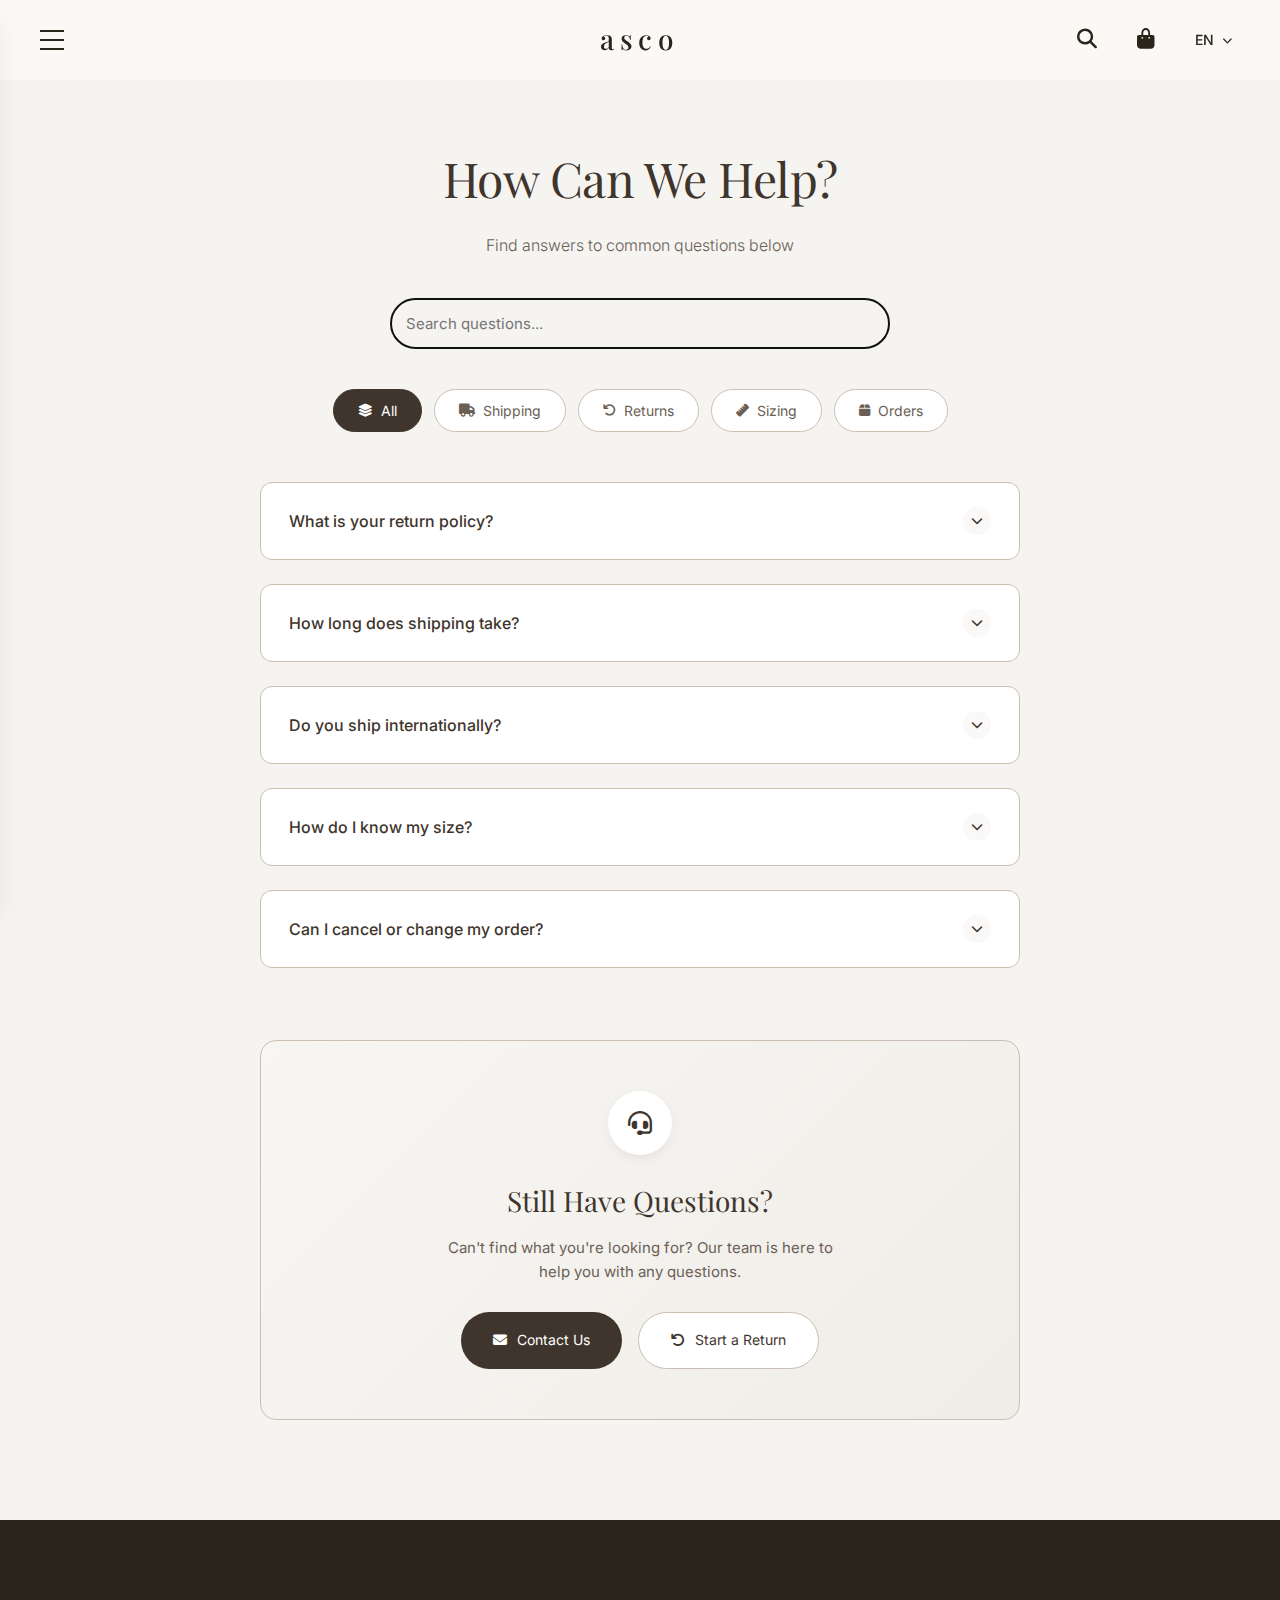
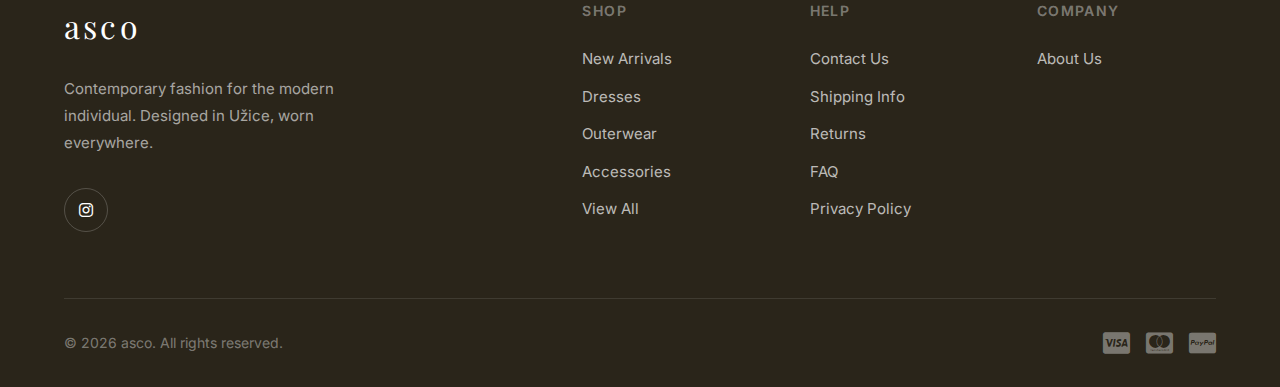
<file: FAQ.html>
<!DOCTYPE html>
<html lang="en">

<head>
    <meta charset="UTF-8">
    <meta name="viewport" content="width=device-width, initial-scale=1.0">
    <title>asco — FAQ</title>

    <link rel="icon" type="image/x-icon" href="images/icon.png">
    <link
        href="https://fonts.googleapis.com/css2?family=Playfair+Display:ital,wght@0,400;0,500;1,400&family=Inter:wght@300;400;500&display=swap"
        rel="stylesheet">
    <link href="https://cdnjs.cloudflare.com/ajax/libs/font-awesome/6.5.0/css/all.min.css" rel="stylesheet">

    <link rel="stylesheet" href="style.css">
</head>

<body>
    <header class="navbar">
        <div class="nav-left">
            <button class="menu-btn hamburger-btn" aria-label="Menu">
                <span></span>
                <span></span>
                <span></span>
            </button>
            <div class="top-dropdown">
                <div class="menu-header">
                    <button class="close-menu" aria-label="Close menu">&times;</button>
                    <h2 class="dropdown-title">asco</h2>
                </div>
                <nav class="menu-links">
                    <a href="index.html" data-translate="nav_home">Home</a>
                    <a href="shop.html" data-translate="nav_shop">Shop</a>
                    <div class="submenu">
                        <button class="submenu-btn">
                            <span data-translate="nav_categories">Categories</span>
                            <i class="fas fa-chevron-right"></i>
                        </button>
                        <div class="submenu-content">
                            <a href="shop.html?category=jackets" data-translate="cat_jackets">Jackets</a>
                            <a href="shop.html?category=shoes" data-translate="cat_shoes">Shoes</a>
                            <a href="shop.html?category=newin" data-translate="cat_newin">New In</a>
                            <a href="shop.html?category=accessories" data-translate="cat_accessories">Accessories</a>
                            <a href="shop.html?category=dresses" data-translate="cat_dresses">Dresses</a>
                            <a href="shop.html?category=tops" data-translate="cat_tops">Tops</a>
                            <a href="shop.html?category=skirts" data-translate="cat_skirts">Skirts</a>
                        </div>
                    </div>
                    <a href="aboutus.html" data-translate="nav_about">About</a>
                    <a href="contact.html" data-translate="nav_contact">Contact</a>
                    <a href="startareturn.html" data-translate="nav_returns">Returns</a>
                    <a href="https://www.instagram.com/vukotaaaaaa" target="_blank" rel="noopener"
                        data-translate="nav_instagram">Instagram</a>
                </nav>
            </div>
        </div>
        <div class="overlay"></div>

        <div class="nav-center">
            <a href="index.html" class="logo-link">
                <h1>asco</h1>
            </a>
        </div>

        <div class="nav-right">
            <button class="icon-btn search-btn" aria-label="Search">
                <i class="fas fa-magnifying-glass"></i>
            </button>

            <div class="cart-container">
                <button class="icon-btn cart-btn-header" onclick="toggleCartDropdown()" aria-label="Cart">
                    <i class="fas fa-bag-shopping"></i>
                    <span class="cart-counter" id="cartCounter">0</span>
                </button>

                <div class="cart-dropdown" id="cartDropdown">
                    <div class="cart-header">
                        <h3 data-translate="cart_title">Your Cart</h3>
                        <button class="close-cart" onclick="toggleCartDropdown()"
                            aria-label="Close cart">&times;</button>
                    </div>
                    <div class="cart-items" id="cartItems"></div>
                    <div class="cart-footer">
                        <div class="cart-total">
                            <span data-translate="cart_subtotal">Subtotal</span>
                            <span id="cartTotal">0 RSD</span>
                        </div>
                        <a href="checkout.html" class="checkout-btn" data-translate="checkout">Checkout</a>
                    </div>
                </div>
            </div>

            <div class="dropdown language-dropdown">
                <button class="dropbtn">EN <i class="fas fa-chevron-down"></i></button>
                <div class="dropdown-content">
                    <a href="#" onclick="setLanguage('en'); return false;">EN</a>
                    <a href="#" onclick="setLanguage('rs'); return false;">RS</a>
                </div>
            </div>
        </div>

        <div class="search-dropdown">
            <div class="search-container">
                <i class="fas fa-magnifying-glass search-icon"></i>
                <input type="text" class="search-input" data-translate-placeholder="search_placeholder"
                    placeholder="Search products..." autocomplete="off">
            </div>
        </div>
    </header>
    <!-- ================= FAQ CONTENT ================= -->
    <section class="faq-container">
        <div class="faq-header">
            <h2 data-translate="faq_title">How Can We Help?</h2>
            <p class="faq-subtitle" data-translate="faq_subtitle">Find answers to common questions below</p>

            <div class="faq-search">
                <input type="text" id="faqSearch" placeholder="Search questions..."
                    data-translate-placeholder="faq_search_placeholder" autocomplete="off">
                <button class="search-clear" id="searchClear" onclick="clearSearch()">
                    <i class="fas fa-times"></i>
                </button>
            </div>

            <div class="faq-categories">
                <button class="category-btn active" onclick="filterCategory('all', this)">
                    <i class="fas fa-layer-group"></i> <span data-translate="faq_cat_all">All</span>
                </button>
                <button class="category-btn" onclick="filterCategory('shipping', this)">
                    <i class="fas fa-truck"></i> <span data-translate="faq_cat_shipping">Shipping</span>
                </button>
                <button class="category-btn" onclick="filterCategory('returns', this)">
                    <i class="fas fa-undo"></i> <span data-translate="faq_cat_returns">Returns</span>
                </button>
                <button class="category-btn" onclick="filterCategory('sizing', this)">
                    <i class="fas fa-ruler"></i> <span data-translate="faq_cat_sizing">Sizing</span>
                </button>
                <button class="category-btn" onclick="filterCategory('orders', this)">
                    <i class="fas fa-box"></i> <span data-translate="faq_cat_orders">Orders</span>
                </button>
            </div>
        </div>

        <div class="faq-list" id="faqList">

            <div class="faq-item" data-category="returns">
                <button class="faq-question" onclick="toggleFAQ(this)">
                    <span data-translate="faq_q1">What is your return policy?</span>
                    <div class="faq-icon">
                        <i class="fas fa-chevron-down"></i>
                    </div>
                </button>
                <div class="faq-answer">
                    <div class="faq-answer-content">
                        <p><span data-translate="faq_a1">We accept returns within 14 days of delivery. Items must be
                                unworn, unwashed, and in original condition with tags attached.</span> <a
                                href="startareturn.html">Start a return here</a>.</p>
                    </div>
                </div>
            </div>

            <div class="faq-item" data-category="shipping">
                <button class="faq-question" onclick="toggleFAQ(this)">
                    <span data-translate="faq_q2">How long does shipping take?</span>
                    <div class="faq-icon">
                        <i class="fas fa-chevron-down"></i>
                    </div>
                </button>
                <div class="faq-answer">
                    <div class="faq-answer-content">
                        <p data-translate="faq_a2">Standard shipping takes 3-5 business days. Express shipping takes 1-2
                            business days. Custom made items take 7-14 days.</p>
                    </div>
                </div>
            </div>

            <div class="faq-item" data-category="shipping">
                <button class="faq-question" onclick="toggleFAQ(this)">
                    <span data-translate="faq_q3">Do you ship internationally?</span>
                    <div class="faq-icon">
                        <i class="fas fa-chevron-down"></i>
                    </div>
                </button>
                <div class="faq-answer">
                    <div class="faq-answer-content">
                        <p data-translate="faq_a3">Yes! We ship worldwide. International shipping costs and delivery
                            times vary by country. Free shipping on orders over €150.</p>
                    </div>
                </div>
            </div>

            <div class="faq-item" data-category="sizing">
                <button class="faq-question" onclick="toggleFAQ(this)">
                    <span data-translate="faq_q4">How do I know my size?</span>
                    <div class="faq-icon">
                        <i class="fas fa-chevron-down"></i>
                    </div>
                </button>
                <div class="faq-answer">
                    <div class="faq-answer-content">
                        <p><span data-translate="faq_a4">Check our size guide on each product page. If between sizes, we
                                recommend sizing up for a relaxed fit. Need help?</span> <a href="contact.html">Contact
                                us</a>.</p>
                    </div>
                </div>
            </div>

            <div class="faq-item" data-category="orders">
                <button class="faq-question" onclick="toggleFAQ(this)">
                    <span data-translate="faq_q5">Can I cancel or change my order?</span>
                    <div class="faq-icon">
                        <i class="fas fa-chevron-down"></i>
                    </div>
                </button>
                <div class="faq-answer">
                    <div class="faq-answer-content">
                        <p><span data-translate="faq_a5">Orders can be cancelled within 2 hours of placement. After
                                that, items are already in production. For changes, please</span> <a
                                href="contact.html">contact us</a> <span>immediately.</span></p>
                    </div>
                </div>
            </div>

        </div>

        <div class="no-results" id="noResults">
            <i class="fas fa-search"></i>
            <h4 data-translate="faq_no_results">No results found</h4>
            <p data-translate="faq_try_again">Try different keywords or browse all questions</p>
            <button onclick="clearSearch()" data-translate="faq_view_all">View All Questions</button>
        </div>

        <div class="faq-cta">
            <div class="faq-cta-icon">
                <i class="fas fa-headset"></i>
            </div>
            <h3 data-translate="faq_cta_title">Still Have Questions?</h3>
            <p data-translate="faq_cta_subtitle">Can't find what you're looking for? Our team is here to help you with
                any questions.</p>
            <div class="faq-cta-buttons">
                <a href="contact.html" class="cta-btn cta-btn-primary">
                    <i class="fas fa-envelope"></i> <span data-translate="faq_contact_btn">Contact Us</span>
                </a>
                <a href="startareturn.html" class="cta-btn cta-btn-secondary">
                    <i class="fas fa-undo"></i> <span data-translate="faq_return_btn">Start a Return</span>
                </a>
            </div>
        </div>
    </section>
    <footer class="footer">
        <div class="footer-main">
            <div class="footer-brand">
                <h3>asco</h3>
                <p>Contemporary fashion for the modern individual. Designed in Užice, worn everywhere.</p>
                <div class="social-links">
                    <a href="https://www.instagram.com/vukotaaaaaa" target="_blank" rel="noopener"
                        aria-label="Instagram">
                        <i class="fab fa-instagram"></i>
                    </a>
                </div>
            </div>
            <div class="footer-links">
                <div class="footer-column">
                    <h4 data-translate="footer_shop">Shop</h4>
                    <ul>
                        <li><a href="shop.html?category=newin" data-translate="footer_new_arrivals">New Arrivals</a>
                        </li>
                        <li><a href="shop.html?category=dresses" data-translate="cat_dresses">Dresses</a></li>
                        <li><a href="shop.html?category=jackets" data-translate="footer_outerwear">Outerwear</a></li>
                        <li><a href="shop.html?category=accessories" data-translate="cat_accessories">Accessories</a>
                        </li>
                        <li><a href="shop.html" data-translate="footer_view_all">View All</a></li>
                    </ul>
                </div>
                <div class="footer-column">
                    <h4 data-translate="footer_help">Help</h4>
                    <ul>
                        <li><a href="contact.html" data-translate="footer_contact_us">Contact Us</a></li>
                        <li><a href="shipping.html" data-translate="footer_shipping_info">Shipping Info</a></li>
                        <li><a href="startareturn.html" data-translate="nav_returns">Returns</a></li>
                        <li><a href="FAQ.html">FAQ</a></li>
                        <li><a href="privacypolicy.html" data-translate="footer_privacy">Privacy Policy</a></li>
                    </ul>
                </div>
                <div class="footer-column">
                    <h4 data-translate="footer_company">Company</h4>
                    <ul>
                        <li><a href="aboutus.html" data-translate="footer_about_us">About Us</a></li>
                    </ul>
                </div>
            </div>
        </div>
        <div class="footer-bottom">
            <p>&copy; 2026 asco. <span data-translate="footer_rights">All rights reserved.</span></p>
            <div class="payment-methods">
                <i class="fab fa-cc-visa"></i>
                <i class="fab fa-cc-mastercard"></i>
                <i class="fab fa-cc-paypal"></i>
            </div>
        </div>
    </footer>

    <script src="script.js"></script>
    <script src="search.js"></script>
    <script src="cart-mini.js"></script>
    <script src="faq.js"></script>
    <script src="translation.js"></script>
</body>

</html>
</file>
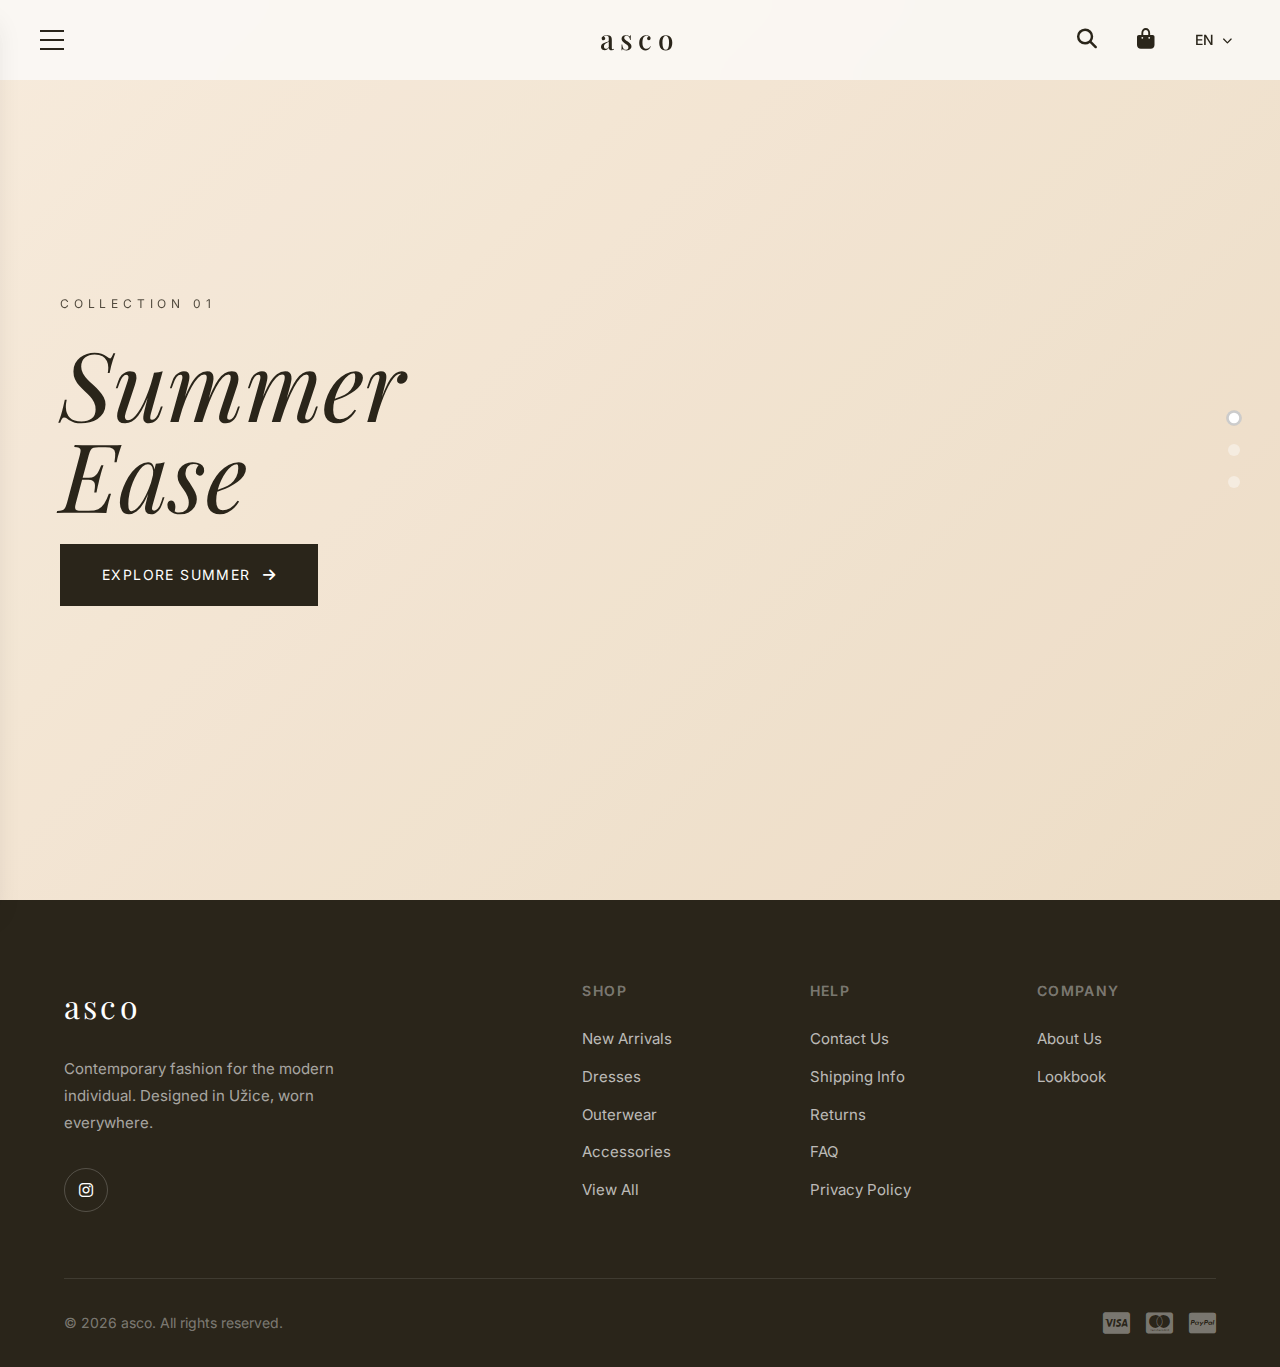
<file: lookbook.html>
<!DOCTYPE html>
<html lang="en">
<head>
    <meta charset="UTF-8">
    <meta name="viewport" content="width=device-width, initial-scale=1.0">
    <title>asco — About</title>

    <link rel="icon" type="image/x-icon" href="images/icon.png">
    <link rel="stylesheet" href="style.css">
    <link href="https://fonts.googleapis.com/css2?family=Playfair+Display:ital,wght@0,400;0,500;1,400&family=Inter:wght@300;400;500;600&display=swap" rel="stylesheet">
    <link rel="stylesheet" href="https://cdnjs.cloudflare.com/ajax/libs/font-awesome/6.4.0/css/all.min.css">
</head>
<body>
<header class="navbar">
        <div class="nav-left">
            <button class="menu-btn hamburger-btn" aria-label="Menu">
                <span></span>
                <span></span>
                <span></span>
            </button>
            <div class="top-dropdown">
                <div class="menu-header">
                    <button class="close-menu" aria-label="Close menu">&times;</button>
                    <h2 class="dropdown-title">asco</h2>
                </div>
                <nav class="menu-links">
                    <a href="index.html" data-translate="nav_home">Home</a>
                    <a href="shop.html" data-translate="nav_shop">Shop</a>
                    <div class="submenu">
                        <button class="submenu-btn">
                            <span data-translate="nav_categories">Categories</span>
                            <i class="fas fa-chevron-right"></i>
                        </button>
                        <div class="submenu-content">
                            <a href="shop.html?category=jackets" data-translate="cat_jackets">Jackets</a>
                            <a href="shop.html?category=shoes" data-translate="cat_shoes">Shoes</a>
                            <a href="shop.html?category=newin" data-translate="cat_newin">New In</a>
                            <a href="shop.html?category=accessories" data-translate="cat_accessories">Accessories</a>
                            <a href="shop.html?category=dresses" data-translate="cat_dresses">Dresses</a>
                            <a href="shop.html?category=tops" data-translate="cat_tops">Tops</a>
                            <a href="shop.html?category=skirts" data-translate="cat_skirts">Skirts</a>
                        </div>
                    </div>
                    <a href="aboutus.html" data-translate="nav_about">About</a>
                    <a href="contact.html" data-translate="nav_contact">Contact</a>
                    <a href="startareturn.html" data-translate="nav_returns">Returns</a>
                    <a href="https://www.instagram.com/vukotaaaaaa" target="_blank" rel="noopener"
                        data-translate="nav_instagram">Instagram</a>
                </nav>
            </div>
        </div>
        <div class="overlay"></div>

        <div class="nav-center">
            <a href="index.html" class="logo-link">
                <h1>asco</h1>
            </a>
        </div>

        <div class="nav-right">
            <button class="icon-btn search-btn" aria-label="Search">
                <i class="fas fa-magnifying-glass"></i>
            </button>

            <div class="cart-container">
                <button class="icon-btn cart-btn-header" onclick="toggleCartDropdown()" aria-label="Cart">
                    <i class="fas fa-bag-shopping"></i>
                    <span class="cart-counter" id="cartCounter">0</span>
                </button>

                <div class="cart-dropdown" id="cartDropdown">
                    <div class="cart-header">
                        <h3 data-translate="cart_title">Your Cart</h3>
                        <button class="close-cart" onclick="toggleCartDropdown()"
                            aria-label="Close cart">&times;</button>
                    </div>
                    <div class="cart-items" id="cartItems"></div>
                    <div class="cart-footer">
                        <div class="cart-total">
                            <span data-translate="cart_subtotal">Subtotal</span>
                            <span id="cartTotal">0 RSD</span>
                        </div>
                        <a href="checkout.html" class="checkout-btn" data-translate="checkout">Checkout</a>
                    </div>
                </div>
            </div>

            <div class="dropdown language-dropdown">
                <button class="dropbtn">EN <i class="fas fa-chevron-down"></i></button>
                <div class="dropdown-content">
                    <a href="#" onclick="setLanguage('en'); return false;">EN</a>
                    <a href="#" onclick="setLanguage('rs'); return false;">RS</a>
                </div>
            </div>
        </div>

        <div class="search-dropdown">
            <div class="search-container">
                <i class="fas fa-magnifying-glass search-icon"></i>
                <input type="text" class="search-input" data-translate-placeholder="search_placeholder"
                    placeholder="Search products..." autocomplete="off">
            </div>
        </div>
    </header>
    <div class="lookbook-heroes-container" id="heroesContainer">

        <!-- SUMMER HERO -->
        <section class="lookbook-hero-section hero-summer" id="summer">
            <div class="hero-bg-img"></div>
            <div class="hero-overlay-snap"></div>
            <div class="hero-content-snap">
                <span class="season-tag">Collection 01</span>
                <h1 class="hero-title-snap">Summer<br>Ease</h1>
                <a href="lookbook-summer.html" class="hero-cta-snap">
                    Explore Summer <i class="fas fa-arrow-right"></i>
                </a>
            </div>
        </section>

        <!-- WINTER HERO -->
        <section class="lookbook-hero-section hero-winter" id="winter">
            <div class="hero-bg-img"></div>
            <div class="hero-overlay-snap"></div>
            <div class="hero-content-snap">
                <span class="season-tag">Collection 02</span>
                <h1 class="hero-title-snap">Winter<br>Quiet</h1>
                <a href="lookbook-winter.html" class="hero-cta-snap">
                    Explore Winter <i class="fas fa-arrow-right"></i>
                </a>
            </div>
        </section>

        <!-- SPRING HERO -->
        <section class="lookbook-hero-section hero-spring" id="spring">
            <div class="hero-bg-img"></div>
            <div class="hero-overlay-snap"></div>
            <div class="hero-content-snap">
                <span class="season-tag">Collection 03</span>
                <h1 class="hero-title-snap">Spring<br>Awake</h1>
                <a href="lookbook-spring.html" class="hero-cta-snap">
                    Explore Spring <i class="fas fa-arrow-right"></i>
                </a>
            </div>
        </section>

    </div>

    <!-- Navigation Dots -->
    <div class="hero-nav-dots">
        <div class="hero-dot active" onclick="scrollToHero('summer')" data-target="summer"></div>
        <div class="hero-dot" onclick="scrollToHero('winter')" data-target="winter"></div>
        <div class="hero-dot" onclick="scrollToHero('spring')" data-target="spring"></div>
    </div>
    

    <!-- Footer -->
    <footer class="footer">
        <div class="footer-main">
            <div class="footer-brand">
                <h3>asco</h3>
                <p>Contemporary fashion for the modern individual. Designed in Užice, worn everywhere.</p>
                <div class="social-links">
                    <a href="https://www.instagram.com/vukotaaaaaa" target="_blank" rel="noopener"
                        aria-label="Instagram">
                        <i class="fab fa-instagram"></i>
                    </a>
                </div>
            </div>
            <div class="footer-links">
                <div class="footer-column">
                    <h4 data-translate="footer_shop">Shop</h4>
                    <ul>
                        <li><a href="shop.html?category=newin" data-translate="footer_new_arrivals">New Arrivals</a>
                        </li>
                        <li><a href="shop.html?category=dresses" data-translate="cat_dresses">Dresses</a></li>
                        <li><a href="shop.html?category=jackets" data-translate="footer_outerwear">Outerwear</a></li>
                        <li><a href="shop.html?category=accessories" data-translate="cat_accessories">Accessories</a>
                        </li>
                        <li><a href="shop.html" data-translate="footer_view_all">View All</a></li>
                    </ul>
                </div>
                <div class="footer-column">
                    <h4 data-translate="footer_help">Help</h4>
                    <ul>
                        <li><a href="contact.html" data-translate="footer_contact_us">Contact Us</a></li>
                        <li><a href="shipping.html" data-translate="footer_shipping_info">Shipping Info</a></li>
                        <li><a href="startareturn.html" data-translate="nav_returns">Returns</a></li>
                        <li><a href="FAQ.html">FAQ</a></li>
                        <li><a href="privacypolicy.html" data-translate="footer_privacy">Privacy Policy</a></li>
                    </ul>
                </div>
                <div class="footer-column">
                    <h4 data-translate="footer_company">Company</h4>
                    <ul>
                        <li><a href="aboutus.html" data-translate="footer_about_us">About Us</a></li>
                        <li><a href="lookbook.html">Lookbook</a></li>
                    </ul>
                </div>
            </div>
        </div>
        <div class="footer-bottom">
            <p>&copy; 2026 asco. <span data-translate="footer_rights">All rights reserved.</span></p>
            <div class="payment-methods">
                <i class="fab fa-cc-visa"></i>
                <i class="fab fa-cc-mastercard"></i>
                <i class="fab fa-cc-paypal"></i>
            </div>
        </div>
    </footer>
    <script src="lookbook.js"></script>
<script src="script.js"></script>
<script src="search.js"></script>
<script src="cart-mini.js"></script>
<script src="return.js"></script>
    <script src="translation.js"></script>
</body>
</html>
</file>
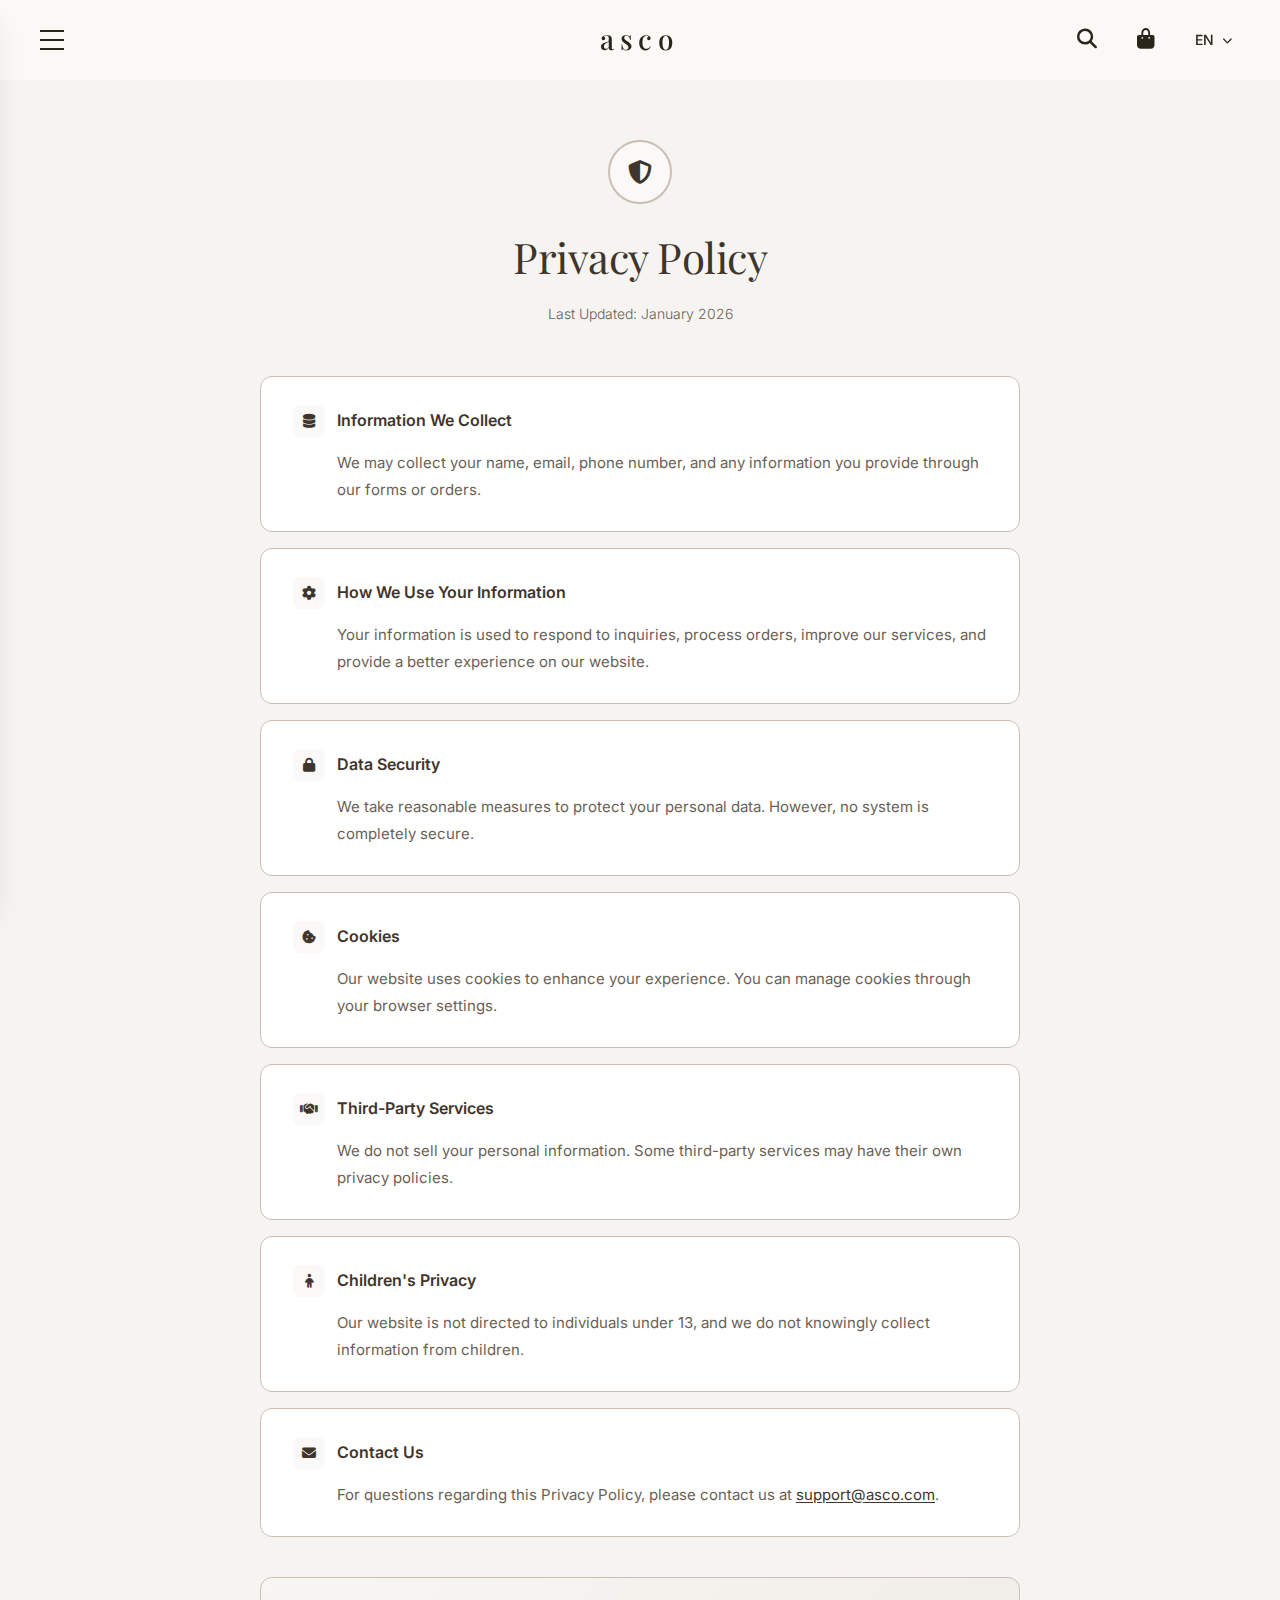
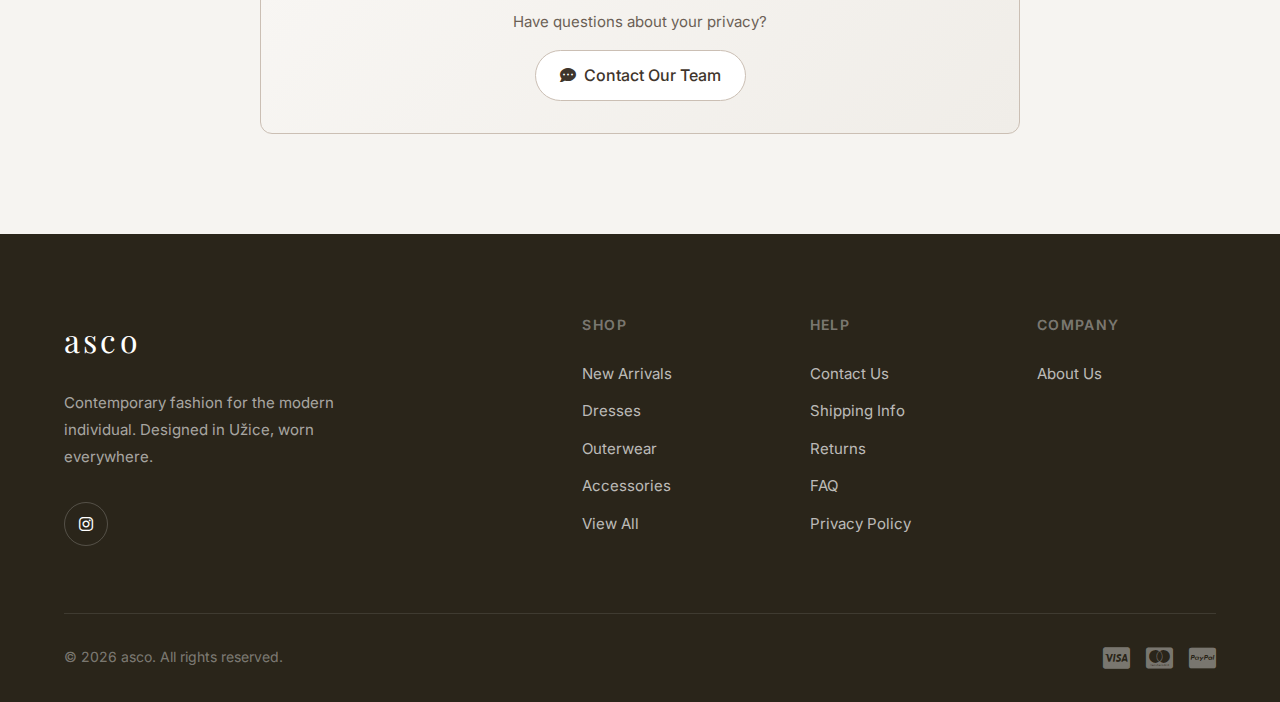
<file: privacypolicy.html>
<!DOCTYPE html>
<html lang="en">
<head>
    <meta charset="UTF-8">
    <meta name="viewport" content="width=device-width, initial-scale=1.0">
    <title>asco — Privacy Policy</title>

    <link rel="icon" type="image/x-icon" href="images/icon.png">
<link href="https://fonts.googleapis.com/css2?family=Playfair+Display:ital,wght@0,400;0,500;1,400&family=Inter:wght@300;400;500&display=swap" rel="stylesheet">
    <link href="https://cdnjs.cloudflare.com/ajax/libs/font-awesome/6.5.0/css/all.min.css" rel="stylesheet">

    <link rel="stylesheet" href="style.css">
</head>

<body>
 <header class="navbar">
        <div class="nav-left">
            <button class="menu-btn hamburger-btn" aria-label="Menu">
                <span></span>
                <span></span>
                <span></span>
            </button>
            <div class="top-dropdown">
                <div class="menu-header">
                    <button class="close-menu" aria-label="Close menu">&times;</button>
                    <h2 class="dropdown-title">asco</h2>
                </div>
                <nav class="menu-links">
                    <a href="index.html" data-translate="nav_home">Home</a>
                    <a href="shop.html" data-translate="nav_shop">Shop</a>
                    <div class="submenu">
                        <button class="submenu-btn">
                            <span data-translate="nav_categories">Categories</span>
                            <i class="fas fa-chevron-right"></i>
                        </button>
                        <div class="submenu-content">
                            <a href="shop.html?category=jackets" data-translate="cat_jackets">Jackets</a>
                            <a href="shop.html?category=shoes" data-translate="cat_shoes">Shoes</a>
                            <a href="shop.html?category=newin" data-translate="cat_newin">New In</a>
                            <a href="shop.html?category=accessories" data-translate="cat_accessories">Accessories</a>
                            <a href="shop.html?category=dresses" data-translate="cat_dresses">Dresses</a>
                            <a href="shop.html?category=tops" data-translate="cat_tops">Tops</a>
                            <a href="shop.html?category=skirts" data-translate="cat_skirts">Skirts</a>
                        </div>
                    </div>
                    <a href="aboutus.html" data-translate="nav_about">About</a>
                    <a href="contact.html" data-translate="nav_contact">Contact</a>
                    <a href="startareturn.html" data-translate="nav_returns">Returns</a>
                    <a href="https://www.instagram.com/vukotaaaaaa" target="_blank" rel="noopener"
                        data-translate="nav_instagram">Instagram</a>
                </nav>
            </div>
        </div>
        <div class="overlay"></div>

        <div class="nav-center">
            <a href="index.html" class="logo-link">
                <h1>asco</h1>
            </a>
        </div>

        <div class="nav-right">
            <button class="icon-btn search-btn" aria-label="Search">
                <i class="fas fa-magnifying-glass"></i>
            </button>

            <div class="cart-container">
                <button class="icon-btn cart-btn-header" onclick="toggleCartDropdown()" aria-label="Cart">
                    <i class="fas fa-bag-shopping"></i>
                    <span class="cart-counter" id="cartCounter">0</span>
                </button>

                <div class="cart-dropdown" id="cartDropdown">
                    <div class="cart-header">
                        <h3 data-translate="cart_title">Your Cart</h3>
                        <button class="close-cart" onclick="toggleCartDropdown()"
                            aria-label="Close cart">&times;</button>
                    </div>
                    <div class="cart-items" id="cartItems"></div>
                    <div class="cart-footer">
                        <div class="cart-total">
                            <span data-translate="cart_subtotal">Subtotal</span>
                            <span id="cartTotal">0 RSD</span>
                        </div>
                        <a href="checkout.html" class="checkout-btn" data-translate="checkout">Checkout</a>
                    </div>
                </div>
            </div>

            <div class="dropdown language-dropdown">
                <button class="dropbtn">EN <i class="fas fa-chevron-down"></i></button>
                <div class="dropdown-content">
                    <a href="#" onclick="setLanguage('en'); return false;">EN</a>
                    <a href="#" onclick="setLanguage('rs'); return false;">RS</a>
                </div>
            </div>
        </div>

        <div class="search-dropdown">
            <div class="search-container">
                <i class="fas fa-magnifying-glass search-icon"></i>
                <input type="text" class="search-input" data-translate-placeholder="search_placeholder"
                    placeholder="Search products..." autocomplete="off">
            </div>
        </div>
    </header>
<!-- ================= PRIVACY POLICY CONTENT ================= -->
<section class="privacy-container">
        <div class="privacy-header">
            <div class="privacy-icon">
                <i class="fas fa-shield-alt"></i>
            </div>
            <h2>Privacy Policy</h2>
            <p class="privacy-meta">Last Updated: January 2026</p>
        </div>

        <div class="privacy-content">
            <div class="privacy-section">
                <div class="section-header">
                    <div class="section-icon">
                        <i class="fas fa-database"></i>
                    </div>
                    <h3>Information We Collect</h3>
                </div>
                <p>We may collect your name, email, phone number, and any information you provide through our forms or orders.</p>
            </div>

            <div class="privacy-section">
                <div class="section-header">
                    <div class="section-icon">
                        <i class="fas fa-cog"></i>
                    </div>
                    <h3>How We Use Your Information</h3>
                </div>
                <p>Your information is used to respond to inquiries, process orders, improve our services, and provide a better experience on our website.</p>
            </div>

            <div class="privacy-section">
                <div class="section-header">
                    <div class="section-icon">
                        <i class="fas fa-lock"></i>
                    </div>
                    <h3>Data Security</h3>
                </div>
                <p>We take reasonable measures to protect your personal data. However, no system is completely secure.</p>
            </div>

            <div class="privacy-section">
                <div class="section-header">
                    <div class="section-icon">
                        <i class="fas fa-cookie-bite"></i>
                    </div>
                    <h3>Cookies</h3>
                </div>
                <p>Our website uses cookies to enhance your experience. You can manage cookies through your browser settings.</p>
            </div>

            <div class="privacy-section">
                <div class="section-header">
                    <div class="section-icon">
                        <i class="fas fa-handshake"></i>
                    </div>
                    <h3>Third-Party Services</h3>
                </div>
                <p>We do not sell your personal information. Some third-party services may have their own privacy policies.</p>
            </div>

            <div class="privacy-section">
                <div class="section-header">
                    <div class="section-icon">
                        <i class="fas fa-child"></i>
                    </div>
                    <h3>Children's Privacy</h3>
                </div>
                <p>Our website is not directed to individuals under 13, and we do not knowingly collect information from children.</p>
            </div>

            <div class="privacy-section">
                <div class="section-header">
                    <div class="section-icon">
                        <i class="fas fa-envelope"></i>
                    </div>
                    <h3>Contact Us</h3>
                </div>
                <p>For questions regarding this Privacy Policy, please contact us at <a href="mailto:support@asco.com">support@asco.com</a>.</p>
            </div>
        </div>

        <div class="privacy-contact">
            <p>Have questions about your privacy?</p>
            <a href="contact.html">
                <i class="fas fa-comment-dots"></i> Contact Our Team
            </a>
        </div>
    </section>

  <footer class="footer">
        <div class="footer-main">
            <div class="footer-brand">
                <h3>asco</h3>
                <p>Contemporary fashion for the modern individual. Designed in Užice, worn everywhere.</p>
                <div class="social-links">
                    <a href="https://www.instagram.com/vukotaaaaaa" target="_blank" rel="noopener"
                        aria-label="Instagram">
                        <i class="fab fa-instagram"></i>
                    </a>
                </div>
            </div>
            <div class="footer-links">
                <div class="footer-column">
                    <h4 data-translate="footer_shop">Shop</h4>
                    <ul>
                        <li><a href="shop.html?category=newin" data-translate="footer_new_arrivals">New Arrivals</a>
                        </li>
                        <li><a href="shop.html?category=dresses" data-translate="cat_dresses">Dresses</a></li>
                        <li><a href="shop.html?category=jackets" data-translate="footer_outerwear">Outerwear</a></li>
                        <li><a href="shop.html?category=accessories" data-translate="cat_accessories">Accessories</a>
                        </li>
                        <li><a href="shop.html" data-translate="footer_view_all">View All</a></li>
                    </ul>
                </div>
                <div class="footer-column">
                    <h4 data-translate="footer_help">Help</h4>
                    <ul>
                        <li><a href="contact.html" data-translate="footer_contact_us">Contact Us</a></li>
                        <li><a href="shipping.html" data-translate="footer_shipping_info">Shipping Info</a></li>
                        <li><a href="startareturn.html" data-translate="nav_returns">Returns</a></li>
                        <li><a href="FAQ.html">FAQ</a></li>
                        <li><a href="privacypolicy.html" data-translate="footer_privacy">Privacy Policy</a></li>
                    </ul>
                </div>
                <div class="footer-column">
                    <h4 data-translate="footer_company">Company</h4>
                    <ul>
                        <li><a href="aboutus.html" data-translate="footer_about_us">About Us</a></li>
                    </ul>
                </div>
            </div>
        </div>
        <div class="footer-bottom">
            <p>&copy; 2026 asco. <span data-translate="footer_rights">All rights reserved.</span></p>
            <div class="payment-methods">
                <i class="fab fa-cc-visa"></i>
                <i class="fab fa-cc-mastercard"></i>
                <i class="fab fa-cc-paypal"></i>
            </div>
        </div>
    </footer>

<script src="script.js"></script>
  <script src="search.js"></script>
    <script src="cart-mini.js"></script>
        <script src="translation.js"></script>
</body>
</html>
</file>
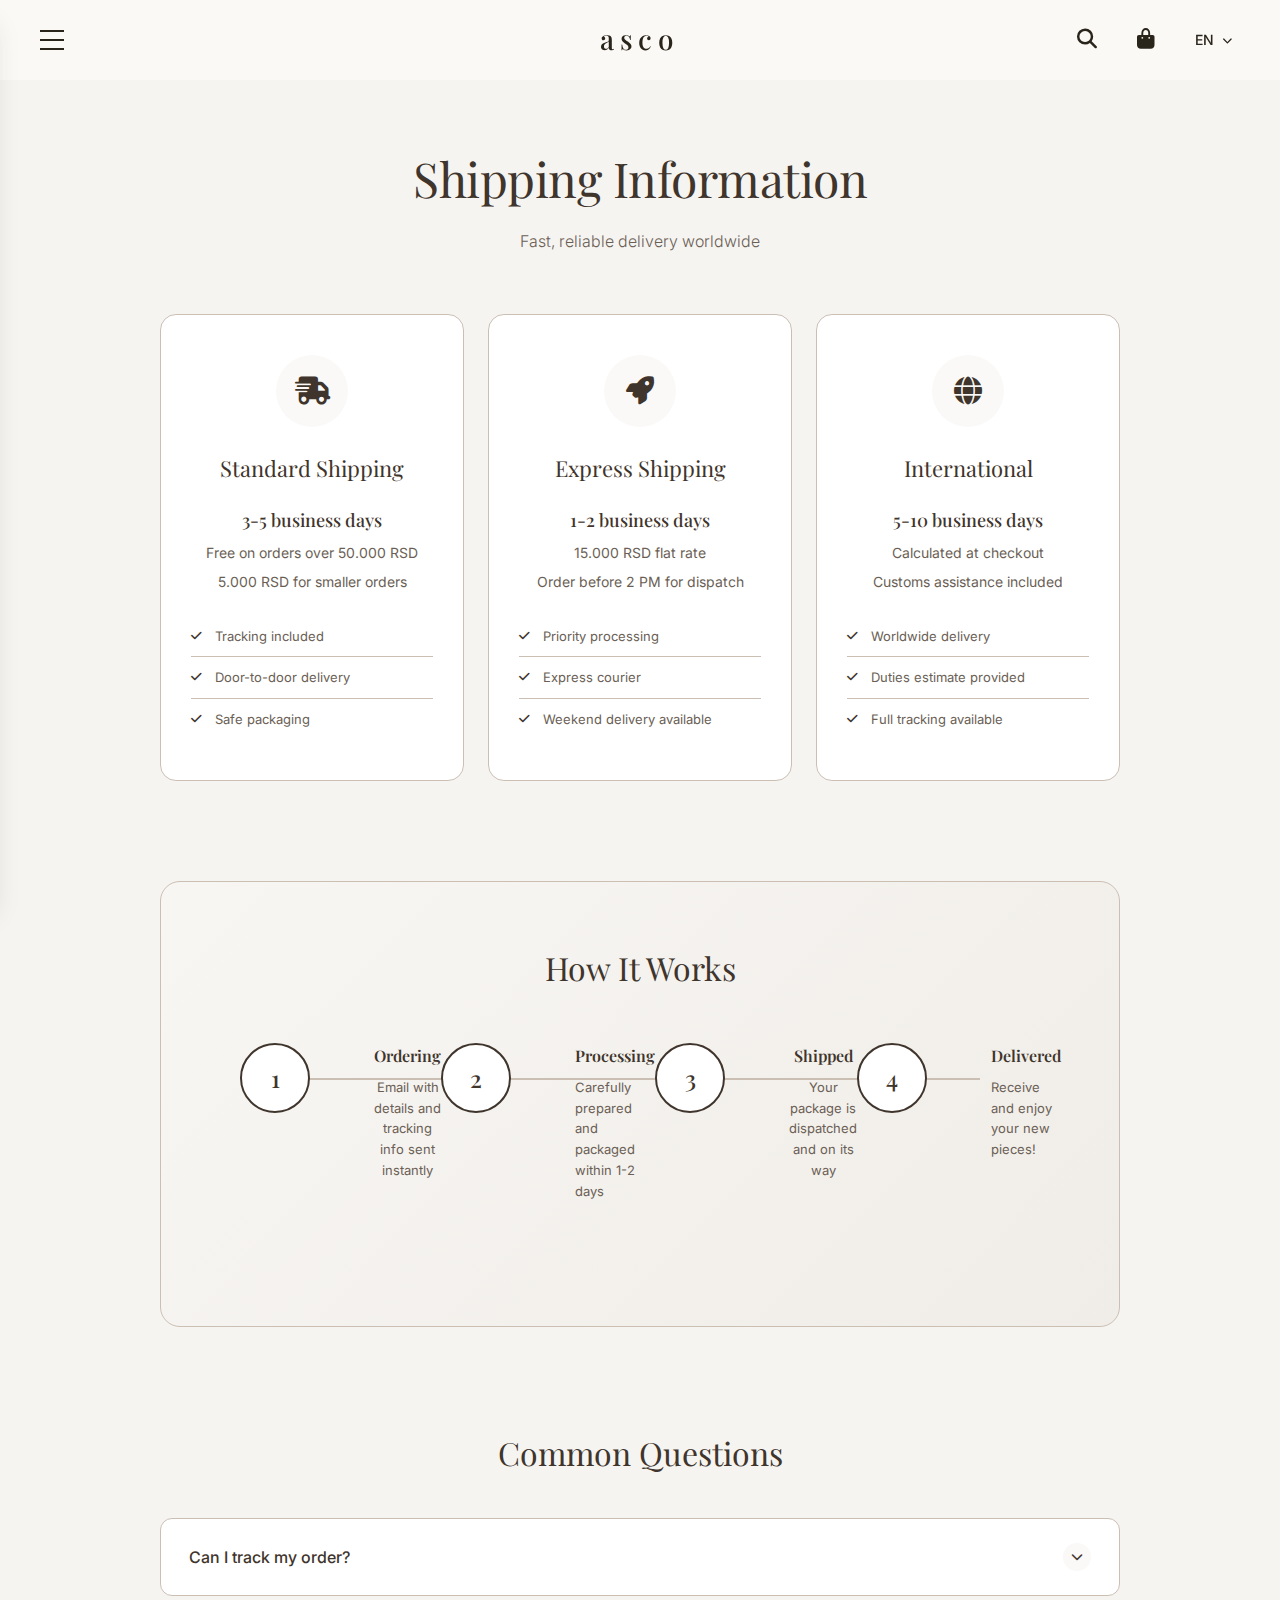
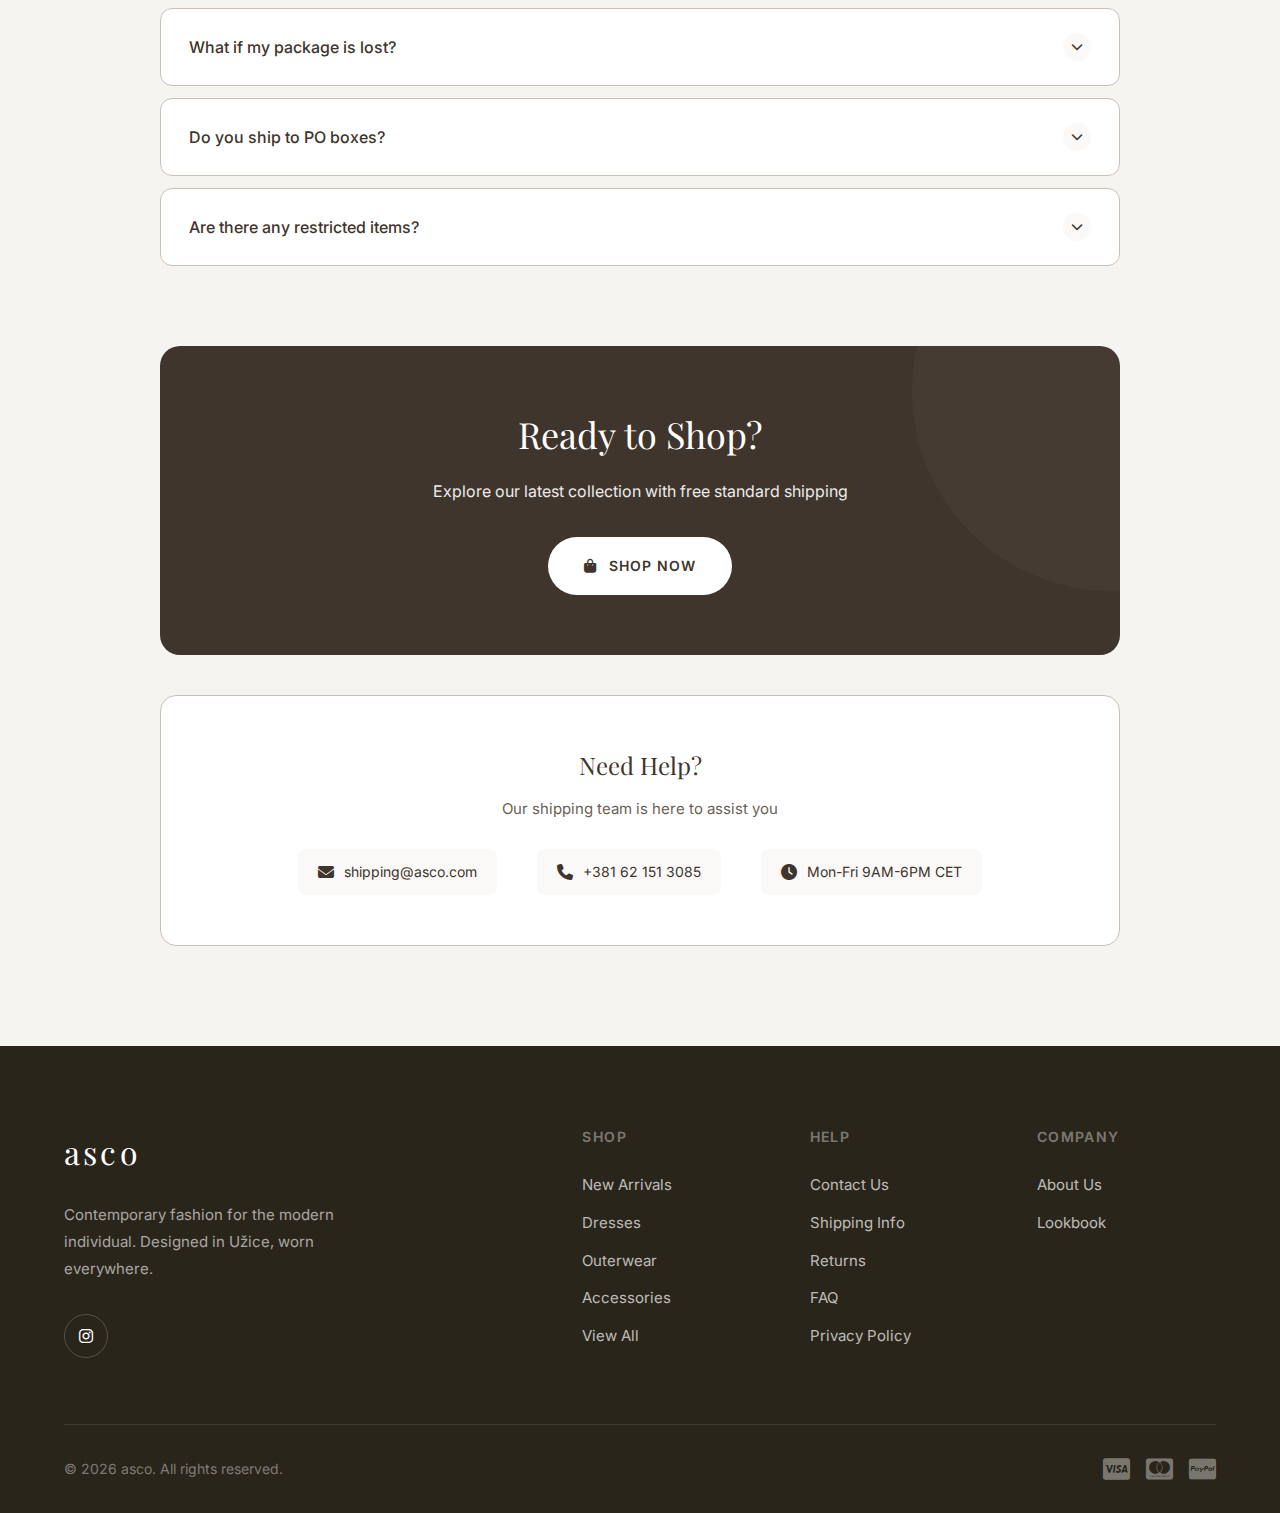
<file: shipping.html>
<!DOCTYPE html>
<html lang="en">
<head>
    <meta charset="UTF-8">
    <meta name="viewport" content="width=device-width, initial-scale=1.0">
    <title>asco — Shipping Information</title>
    <link rel="icon" type="image/x-icon" href="images/icon.png">
<link href="https://fonts.googleapis.com/css2?family=Playfair+Display:ital,wght@0,400;0,500;1,400&family=Inter:wght@300;400;500&display=swap" rel="stylesheet">
    <link href="https://cdnjs.cloudflare.com/ajax/libs/font-awesome/6.5.0/css/all.min.css" rel="stylesheet">
    <link rel="stylesheet" href="style.css">
</head>

<body>
 <header class="navbar">
        <div class="nav-left">
            <button class="menu-btn hamburger-btn" aria-label="Menu">
                <span></span>
                <span></span>
                <span></span>
            </button>
            <div class="top-dropdown">
                <div class="menu-header">
                    <button class="close-menu" aria-label="Close menu">&times;</button>
                    <h2 class="dropdown-title">asco</h2>
                </div>
                <nav class="menu-links">
                    <a href="index.html" data-translate="nav_home">Home</a>
                    <a href="shop.html" data-translate="nav_shop">Shop</a>
                    <div class="submenu">
                        <button class="submenu-btn">
                            <span data-translate="nav_categories">Categories</span>
                            <i class="fas fa-chevron-right"></i>
                        </button>
                        <div class="submenu-content">
                            <a href="shop.html?category=jackets" data-translate="cat_jackets">Jackets</a>
                            <a href="shop.html?category=shoes" data-translate="cat_shoes">Shoes</a>
                            <a href="shop.html?category=newin" data-translate="cat_newin">New In</a>
                            <a href="shop.html?category=accessories" data-translate="cat_accessories">Accessories</a>
                            <a href="shop.html?category=dresses" data-translate="cat_dresses">Dresses</a>
                            <a href="shop.html?category=tops" data-translate="cat_tops">Tops</a>
                            <a href="shop.html?category=skirts" data-translate="cat_skirts">Skirts</a>
                        </div>
                    </div>
                    <a href="aboutus.html" data-translate="nav_about">About</a>
                    <a href="contact.html" data-translate="nav_contact">Contact</a>
                    <a href="startareturn.html" data-translate="nav_returns">Returns</a>
                    <a href="https://www.instagram.com/vukotaaaaaa" target="_blank" rel="noopener"
                        data-translate="nav_instagram">Instagram</a>
                </nav>
            </div>
        </div>
        <div class="overlay"></div>

        <div class="nav-center">
            <a href="index.html" class="logo-link">
                <h1>asco</h1>
            </a>
        </div>

        <div class="nav-right">
            <button class="icon-btn search-btn" aria-label="Search">
                <i class="fas fa-magnifying-glass"></i>
            </button>

            <div class="cart-container">
                <button class="icon-btn cart-btn-header" onclick="toggleCartDropdown()" aria-label="Cart">
                    <i class="fas fa-bag-shopping"></i>
                    <span class="cart-counter" id="cartCounter">0</span>
                </button>

                <div class="cart-dropdown" id="cartDropdown">
                    <div class="cart-header">
                        <h3 data-translate="cart_title">Your Cart</h3>
                        <button class="close-cart" onclick="toggleCartDropdown()"
                            aria-label="Close cart">&times;</button>
                    </div>
                    <div class="cart-items" id="cartItems"></div>
                    <div class="cart-footer">
                        <div class="cart-total">
                            <span data-translate="cart_subtotal">Subtotal</span>
                            <span id="cartTotal">0 RSD</span>
                        </div>
                        <a href="checkout.html" class="checkout-btn" data-translate="checkout">Checkout</a>
                    </div>
                </div>
            </div>

            <div class="dropdown language-dropdown">
                <button class="dropbtn">EN <i class="fas fa-chevron-down"></i></button>
                <div class="dropdown-content">
                    <a href="#" onclick="setLanguage('en'); return false;">EN</a>
                    <a href="#" onclick="setLanguage('rs'); return false;">RS</a>
                </div>
            </div>
        </div>

        <div class="search-dropdown">
            <div class="search-container">
                <i class="fas fa-magnifying-glass search-icon"></i>
                <input type="text" class="search-input" data-translate-placeholder="search_placeholder"
                    placeholder="Search products..." autocomplete="off">
            </div>
        </div>
    </header>

<!-- ================= SHIPPING INFO ================= -->
<section class="shipping-container">
        <div class="shipping-header">
            <h2>Shipping Information</h2>
            <p class="shipping-subtitle">Fast, reliable delivery worldwide</p>
        </div>

        <!-- Shipping Cards -->
        <div class="shipping-grid">
            <div class="shipping-card">
                <div class="shipping-icon">
                    <i class="fas fa-shipping-fast"></i>
                </div>
                <h3>Standard Shipping</h3>
                <div class="shipping-details">
                    <p>3-5 business days</p>
                    <p>Free on orders over 50.000 RSD</p>
                    <p>5.000 RSD for smaller orders</p>
                </div>
                <ul class="shipping-features">
                    <li>Tracking included</li>
                    <li>Door-to-door delivery</li>
                    <li>Safe packaging</li>
                </ul>
            </div>

            <div class="shipping-card">
                <div class="shipping-icon">
                    <i class="fas fa-rocket"></i>
                </div>
                <h3>Express Shipping</h3>
                <div class="shipping-details">
                    <p>1-2 business days</p>
                    <p>15.000 RSD flat rate</p>
                    <p>Order before 2 PM for dispatch</p>
                </div>
                <ul class="shipping-features">
                    <li>Priority processing</li>
                    <li>Express courier</li>
                    <li>Weekend delivery available</li>
                </ul>
            </div>

            <div class="shipping-card">
                <div class="shipping-icon">
                    <i class="fas fa-globe"></i>
                </div>
                <h3>International</h3>
                <div class="shipping-details">
                    <p>5-10 business days</p>
                    <p>Calculated at checkout</p>
                    <p>Customs assistance included</p>
                </div>
                <ul class="shipping-features">
                    <li>Worldwide delivery</li>
                    <li>Duties estimate provided</li>
                    <li>Full tracking available</li>
                </ul>
            </div>
        </div>

        <!-- Timeline -->
        <div class="process-section">
            <h3>How It Works</h3>
            <div class="timeline">
                <div class="timeline-item">
                    <div class="timeline-number">1</div>
                    <div class="timeline-content">
                        <h4>Ordering</h4>
                        <p>Email with details and tracking info sent instantly</p>
                    </div>
                </div>
                <div class="timeline-item">
                    <div class="timeline-number">2</div>
                    <div class="timeline-content">
                        <h4>Processing</h4>
                        <p>Carefully prepared and packaged within 1-2 days</p>
                    </div>
                </div>
                <div class="timeline-item">
                    <div class="timeline-number">3</div>
                    <div class="timeline-content">
                        <h4>Shipped</h4>
                        <p>Your package is dispatched and on its way</p>
                    </div>
                </div>
                <div class="timeline-item">
                    <div class="timeline-number">4</div>
                    <div class="timeline-content">
                        <h4>Delivered</h4>
                        <p>Receive and enjoy your new pieces!</p>
                    </div>
                </div>
            </div>
        </div>

        <!-- FAQ Section -->
        <div class="shipping-faq">
            <h3>Common Questions</h3>
            
            <div class="faq-item">
                <button class="faq-question" onclick="toggleFAQ(this)">
                    <span>Can I track my order?</span>
                    <div class="faq-icon">
                        <i class="fas fa-chevron-down"></i>
                    </div>
                </button>
                <div class="faq-answer">
                    <div class="faq-answer-content">
                        <p>Yes! All orders include tracking. You'll receive tracking information via email once your order ships. You can also track directly through your account.</p>
                    </div>
                </div>
            </div>

            <div class="faq-item">
                <button class="faq-question" onclick="toggleFAQ(this)">
                    <span>What if my package is lost?</span>
                    <div class="faq-icon">
                        <i class="fas fa-chevron-down"></i>
                    </div>
                </button>
                <div class="faq-answer">
                    <div class="faq-answer-content">
                        <p>If your package is lost, contact us within 7 days of expected delivery. We'll investigate immediately and resend your order at no additional cost.</p>
                    </div>
                </div>
            </div>

            <div class="faq-item">
                <button class="faq-question" onclick="toggleFAQ(this)">
                    <span>Do you ship to PO boxes?</span>
                    <div class="faq-icon">
                        <i class="fas fa-chevron-down"></i>
                    </div>
                </button>
                <div class="faq-answer">
                    <div class="faq-answer-content">
                        <p>Yes, we ship to PO boxes for standard shipping. Express shipping requires a physical address for signature confirmation.</p>
                    </div>
                </div>
            </div>

            <div class="faq-item">
                <button class="faq-question" onclick="toggleFAQ(this)">
                    <span>Are there any restricted items?</span>
                    <div class="faq-icon">
                        <i class="fas fa-chevron-down"></i>
                    </div>
                </button>
                <div class="faq-answer">
                    <div class="faq-answer-content">
                        <p>Some countries restrict leather goods or natural materials. Any restrictions will be shown at checkout if applicable to your destination.</p>
                    </div>
                </div>
            </div>
        </div>

        <!-- CTA Section -->
        <div class="shipping-cta">
            <h3>Ready to Shop?</h3>
            <p>Explore our latest collection with free standard shipping</p>
            <a href="shop.html" class="cta-button">
                <i class="fas fa-shopping-bag"></i> Shop Now
            </a>
        </div>

        <!-- Contact Section -->
        <div class="shipping-contact">
            <h3>Need Help?</h3>
            <p>Our shipping team is here to assist you</p>
            <div class="contact-options">
                <a href="mailto:shipping@asco.com" class="contact-link">
                    <i class="fas fa-envelope"></i> shipping@asco.com
                </a>
                <a href="tel:+381621513085" class="contact-link">
                    <i class="fas fa-phone"></i> +381 62 151 3085
                </a>
                <span class="contact-link">
                    <i class="fas fa-clock"></i> Mon-Fri 9AM-6PM CET
                </span>
            </div>
        </div>
    </section>

 <footer class="footer">
        <div class="footer-main">
            <div class="footer-brand">
                <h3>asco</h3>
                <p>Contemporary fashion for the modern individual. Designed in Užice, worn everywhere.</p>
                <div class="social-links">
                    <a href="https://www.instagram.com/vukotaaaaaa" target="_blank" rel="noopener"
                        aria-label="Instagram">
                        <i class="fab fa-instagram"></i>
                    </a>
                </div>
            </div>
            <div class="footer-links">
                <div class="footer-column">
                    <h4 data-translate="footer_shop">Shop</h4>
                    <ul>
                        <li><a href="shop.html?category=newin" data-translate="footer_new_arrivals">New Arrivals</a>
                        </li>
                        <li><a href="shop.html?category=dresses" data-translate="cat_dresses">Dresses</a></li>
                        <li><a href="shop.html?category=jackets" data-translate="footer_outerwear">Outerwear</a></li>
                        <li><a href="shop.html?category=accessories" data-translate="cat_accessories">Accessories</a>
                        </li>
                        <li><a href="shop.html" data-translate="footer_view_all">View All</a></li>
                    </ul>
                </div>
                <div class="footer-column">
                    <h4 data-translate="footer_help">Help</h4>
                    <ul>
                        <li><a href="contact.html" data-translate="footer_contact_us">Contact Us</a></li>
                        <li><a href="shipping.html" data-translate="footer_shipping_info">Shipping Info</a></li>
                        <li><a href="startareturn.html" data-translate="nav_returns">Returns</a></li>
                        <li><a href="FAQ.html">FAQ</a></li>
                        <li><a href="privacypolicy.html" data-translate="footer_privacy">Privacy Policy</a></li>
                    </ul>
                </div>
                <div class="footer-column">
                    <h4 data-translate="footer_company">Company</h4>
                    <ul>
                        <li><a href="aboutus.html" data-translate="footer_about_us">About Us</a></li>
                        <li><a href="lookbook.html">Lookbook</a></li>
                    </ul>
                </div>
            </div>
        </div>
        <div class="footer-bottom">
            <p>&copy; 2026 asco. <span data-translate="footer_rights">All rights reserved.</span></p>
            <div class="payment-methods">
                <i class="fab fa-cc-visa"></i>
                <i class="fab fa-cc-mastercard"></i>
                <i class="fab fa-cc-paypal"></i>
            </div>
        </div>
    </footer>

<script src="script.js"></script>
<script src="search.js"></script>
<script src="cart-mini.js"></script>
<script src="shipping.js"></script>
    <script src="translation.js"></script>
</body>
</html>
</file>
<file: style.css>
/* =========================
   CSS VARIABLES & RESET
========================= */
:root {
    --color-bg: #faf9f7;
    --color-bg-alt: #f0ede8;
    --color-text: #2a251a;
    --color-text-light: #666;
    --color-accent: #1a1a1a;
    --color-border: #e0ddd8;
    --font-serif: 'Playfair Display', serif;
    --font-sans: 'Inter', -apple-system, BlinkMacSystemFont, sans-serif;
    --transition: all 0.3s cubic-bezier(0.4, 0, 0.2, 1);
    --shadow-sm: 0 1px 2px 0 rgb(0 0 0 / 0.05);
    --shadow-md: 0 4px 6px -1px rgb(0 0 0 / 0.1);
    --shadow-lg: 0 20px 25px -5px rgb(0 0 0 / 0.1);
}

* {
    margin: 0;
    padding: 0;
    box-sizing: border-box;
}

html,
body {
    font-family: var(--font-sans);
    background-color: var(--color-bg);
    color: var(--color-text);
    line-height: 1.6;
    overflow-x: hidden;
    -webkit-font-smoothing: antialiased;
}

body {
    background: #f6f4f1;
    margin: 0;
    font-family: var(--font-sans);
    color: var(--color-text);
    line-height: 1.6;
    -webkit-font-smoothing: antialiased;
}

img {
    max-width: 100%;
    height: auto;
    display: block;
}

/* =========================
   MODERN NAVBAR (All Pages)
========================= */
.navbar {
    position: fixed;
    top: 0;
    left: 0;
    right: 0;
    z-index: 9999;
    display: flex;
    align-items: center;
    justify-content: space-between;
    padding: 1.25rem 2.5rem;
    background: rgba(250, 249, 247, 0.85);
    backdrop-filter: blur(20px);
    -webkit-backdrop-filter: blur(20px);
    border-bottom: 1px solid transparent;
    transition: var(--transition);
}

.navbar.scrolled {
    background: rgba(250, 249, 247, 0.95);
    border-bottom-color: var(--color-border);
    padding: 1rem 2.5rem;
}

.nav-left,
.nav-right {
    display: flex;
    align-items: center;
    gap: 1.5rem;
}

.nav-left {
    display: flex;
    align-items: center;
    gap: 1.5rem;
    position: relative;
    z-index: 10002;
}

/* Logo */
.nav-center {
    position: absolute;
    left: 50%;
    transform: translateX(-50%);
}

.logo-link {
    text-decoration: none;
    color: var(--color-text);
}

.nav-center h1 {
    font-family: var(--font-serif);
    font-size: 1.75rem;
    font-weight: 500;
    letter-spacing: 0.2em;
    text-transform: lowercase;
}

/* Hamburger Menu */
.hamburger-btn {
    width: 24px;
    height: 20px;
    position: relative;
    background: none;
    border: none;
    cursor: pointer;
    padding: 0;
    display: flex;
    flex-direction: column;
    justify-content: space-between;
    z-index: 10001;
}

.hamburger-btn span {
    display: block;
    width: 100%;
    height: 2px;
    background: var(--color-text);
    transition: var(--transition);
    transform-origin: center;
}

.hamburger-btn.active span:nth-child(1) {
    transform: rotate(45deg) translate(5px, 5px);
}

.hamburger-btn.active span:nth-child(2) {
    opacity: 0;
}

.hamburger-btn.active span:nth-child(3) {
    transform: rotate(-45deg) translate(7px, -6px);
}

/* =========================
   HAMBURGER BUTTON
========================= */
.top-dropdown.active~.nav-left .hamburger-btn,
.top-dropdown.active~.hamburger-btn,
.nav-left:has(.top-dropdown.active) .hamburger-btn {
    opacity: 0;
    pointer-events: none;
    transition: opacity 0.3s ease;
}

.menu-btn {
    transition: opacity 0.3s ease;
}

.top-dropdown.active+.menu-btn,
.top-dropdown.active~.menu-btn,
.menu-btn.hidden {
    opacity: 0;
    pointer-events: none;
}

/* Side Menu */
.top-dropdown {
    position: fixed;
    top: 0;
    left: 0;
    width: 400px;
    max-width: 90vw;
    height: 100vh;
    background: var(--color-bg);
    padding: 3rem;
    transform: translateX(-100%);
    transition: transform 0.4s cubic-bezier(0.4, 0, 0.2, 1);
    z-index: 10000;
    overflow-y: auto;
    box-shadow: var(--shadow-lg);
}

.top-dropdown.active {
    transform: translateX(0);
}

.menu-header {
    display: flex;
    align-items: center;
    justify-content: center;
    margin-bottom: 3rem;
    position: relative;
}

.close-menu {
    position: absolute;
    left: 0;
    background: none;
    border: none;
    font-size: 2rem;
    cursor: pointer;
    color: var(--color-text);
    transition: transform 0.2s;
}

.close-menu:hover {
    transform: rotate(90deg);
}

.dropdown-title {
    font-family: var(--font-serif);
    font-size: 2.5rem;
    font-weight: 400;
    letter-spacing: 0.1em;
}

.menu-links {
    display: flex;
    flex-direction: column;
    gap: 0.5rem;
}

.menu-links a,
.submenu-btn {
    display: block;
    padding: 1rem 0;
    font-size: 1.125rem;
    color: var(--color-text);
    text-decoration: none;
    border-bottom: 1px solid var(--color-border);
    transition: var(--transition);
    background: none;
    border: none;
    width: 100%;
    text-align: left;
    cursor: pointer;
    font-family: inherit;
}

.menu-links a:hover,
.submenu-btn:hover {
    padding-left: 1rem;
    color: var(--color-text-light);
}

.submenu-content {
    max-height: 0;
    overflow: hidden;
    transition: max-height 0.3s ease;
    padding-left: 1rem;
}

.submenu-content a {
    font-size: 1rem;
    padding: 0.75rem 0;
    border: none;
    color: var(--color-text-light);
}

.submenu.open .submenu-content {
    max-height: 300px;
}

.submenu-btn i {
    float: right;
    transition: transform 0.3s;
    font-size: 0.875rem;
    margin-top: 0.25rem;
}

.submenu.open .submenu-btn i {
    transform: rotate(90deg);
}

/* Overlay */
.overlay {
    position: fixed;
    inset: 0;
    background: rgba(0, 0, 0, 0.3);
    backdrop-filter: blur(4px);
    opacity: 0;
    pointer-events: none;
    transition: opacity 0.3s;
    z-index: 9998;
}

.overlay.active {
    opacity: 1;
    pointer-events: auto;
}

/* Icon Buttons */
.icon-btn {
    background: none;
    border: none;
    font-size: 1.25rem;
    color: var(--color-text);
    cursor: pointer;
    padding: 0.5rem;
    position: relative;
    transition: var(--transition);
}

.icon-btn:hover {
    transform: scale(1.1);
}

/* Cart Counter */
.cart-counter {
    position: absolute;
    top: -2px;
    right: -2px;
    background: var(--color-accent);
    color: white;
    font-size: 0.625rem;
    font-weight: 600;
    width: 18px;
    height: 18px;
    border-radius: 50%;
    display: flex;
    align-items: center;
    justify-content: center;
    font-family: var(--font-sans);
    opacity: 0;
    transform: scale(0);
    transition: var(--transition);
}

.cart-counter.visible {
    opacity: 1;
    transform: scale(1);
}

/* Cart Dropdown */
.cart-container {
    position: relative;
}

.cart-dropdown {
    position: absolute;
    top: calc(100% + 1rem);
    right: -1rem;
    width: 400px;
    max-height: 600px;
    background: var(--color-bg);
    border: 1px solid var(--color-border);
    border-radius: 12px;
    box-shadow: var(--shadow-lg);
    opacity: 0;
    transform: translateY(-10px);
    pointer-events: none;
    transition: var(--transition);
    z-index: 10001;
    display: flex;
    flex-direction: column;
}

.cart-dropdown.active {
    opacity: 1;
    transform: translateY(0);
    pointer-events: auto;
}

.cart-header {
    display: flex;
    justify-content: space-between;
    align-items: center;
    padding: 1.5rem;
    border-bottom: 1px solid var(--color-border);
}

.cart-header h3 {
    font-family: var(--font-serif);
    font-size: 1.25rem;
    font-weight: 400;
}

.close-cart {
    background: none;
    border: none;
    font-size: 1.5rem;
    cursor: pointer;
    color: var(--color-text-light);
    transition: color 0.2s;
}

.close-cart:hover {
    color: var(--color-text);
}

.cart-items {
    flex: 1;
    overflow-y: auto;
    max-height: 350px;
    padding: 1rem;
}

.cart-item {
    display: flex;
    gap: 1rem;
    padding: 1rem;
    border-radius: 8px;
    transition: background 0.2s;
}

.cart-item:hover {
    background: var(--color-bg-alt);
}

.cart-item img {
    width: 80px;
    height: 100px;
    object-fit: cover;
    border-radius: 4px;
}

.cart-item-info {
    flex: 1;
}

.cart-item-name {
    font-weight: 500;
    margin-bottom: 0.25rem;
}

.cart-item-size {
    font-size: 0.875rem;
    color: var(--color-text-light);
    text-transform: uppercase;
    letter-spacing: 0.05em;
}

.cart-item-price {
    font-weight: 600;
    margin-top: 0.5rem;
}

.remove-item {
    background: none;
    border: none;
    color: var(--color-text-light);
    cursor: pointer;
    padding: 0.25rem;
    transition: color 0.2s;
    align-self: flex-start;
}

.remove-item:hover {
    color: #dc2626;
}

.cart-empty {
    text-align: center;
    padding: 3rem;
    color: var(--color-text-light);
}

.cart-footer {
    padding: 1.5rem;
    border-top: 1px solid var(--color-border);
    background: var(--color-bg-alt);
    border-radius: 0 0 12px 12px;
}

.cart-total {
    display: flex;
    justify-content: space-between;
    align-items: center;
    margin-bottom: 1rem;
    font-size: 1.125rem;
}

.cart-total span:last-child {
    font-weight: 600;
    font-size: 1.25rem;
}

.checkout-btn,
.continue-btn {
    display: block;
    width: 100%;
    padding: 1rem;
    text-align: center;
    border-radius: 8px;
    text-decoration: none;
    font-weight: 500;
    transition: var(--transition);
    margin-bottom: 0.5rem;
}

.checkout-btn {
    background: var(--color-accent);
    color: white;
}

.checkout-btn:hover {
    transform: translateY(-2px);
    box-shadow: var(--shadow-md);
}

.continue-btn {
    background: transparent;
    border: 1px solid var(--color-border);
    color: var(--color-text);
    cursor: pointer;
    font-family: inherit;
}

.continue-btn:hover {
    background: var(--color-bg);
}

/* Language Dropdown */
.dropdown {
    position: relative;
}

.dropbtn {
    background: none;
    border: none;
    font-size: 0.875rem;
    font-weight: 500;
    cursor: pointer;
    display: flex;
    align-items: center;
    gap: 0.5rem;
    padding: 0.5rem;
    color: var(--color-text);
    font-family: inherit;
}

.dropbtn i {
    font-size: 0.625rem;
}

.dropdown-content {
    position: absolute;
    top: 100%;
    right: 0;
    background: var(--color-bg);
    border: 1px solid var(--color-border);
    border-radius: 8px;
    min-width: 120px;
    box-shadow: var(--shadow-md);
    opacity: 0;
    transform: translateY(-10px);
    pointer-events: none;
    transition: var(--transition);
    z-index: 100;
    padding: 0.5rem 0;
}

.dropdown:hover .dropdown-content {
    opacity: 1;
    transform: translateY(0);
    pointer-events: auto;
}

.dropdown-content a {
    display: block;
    padding: 0.75rem 1rem;
    text-decoration: none;
    color: var(--color-text);
    font-size: 0.875rem;
    transition: background 0.2s;
}

.dropdown-content a:hover {
    background: var(--color-bg-alt);
}

/* Search */
.search-dropdown {
    position: absolute;
    top: 100%;
    left: 50%;
    transform: translateX(-50%) translateY(-10px);
    width: 600px;
    max-width: 90vw;
    opacity: 0;
    pointer-events: none;
    transition: all 0.3s cubic-bezier(0.4, 0, 0.2, 1);
    z-index: 1000;
    /* Remove padding-top, use margin instead for spacing */
    margin-top: 1rem;
}

.search-dropdown.active {
    opacity: 1;
    transform: translateX(-50%) translateY(0);
    pointer-events: auto;
}

.search-container {
    background: var(--color-bg);
    border: 1px solid var(--color-border);
    border-radius: 100px;
    padding: 0.875rem 1.5rem;
    /* Slightly reduced padding */
    display: flex;
    align-items: center;
    gap: 1rem;
    box-shadow: 0 20px 25px -5px rgba(0, 0, 0, 0.1);
    /* Ensure no outline on focus */
    outline: none;
}

/* CRITICAL: Remove browser default focus outline */
.search-container:focus-within {
    outline: none;
    border-color: var(--color-border);
    /* Keep same border, don't change */
}

.search-icon {
    color: var(--color-text-light);
    font-size: 1.125rem;
    flex-shrink: 0;
}

.search-input {
    flex: 1;
    border: none !important;
    /* Force no border */
    outline: none !important;
    /* Force no outline */
    background: transparent;
    font-size: 1rem;
    font-family: inherit;
    color: var(--color-text);
    padding: 0;
    /* Remove default browser styles */
    -webkit-appearance: none;
    -moz-appearance: none;
    appearance: none;
}

/* CRITICAL: Remove ALL focus styles */
.search-input:focus {
    border: none !important;
    outline: none !important;
    box-shadow: none !important;
}

/* Remove autofill background color */
.search-input:-webkit-autofill,
.search-input:-webkit-autofill:hover,
.search-input:-webkit-autofill:focus {
    -webkit-box-shadow: 0 0 0px 1000px var(--color-bg) inset !important;
    -webkit-text-fill-color: var(--color-text) !important;
    border: none !important;
    outline: none !important;
}

.search-input::placeholder {
    color: var(--color-text-light);
    opacity: 1;
    /* Ensure full opacity */
}

.search-results {
    position: absolute;
    top: 100%;
    left: 0;
    right: 0;
    background: var(--color-bg);
    border: 1px solid var(--color-border);
    border-top: none;
    border-radius: 0 0 12px 12px;
    max-height: 400px;
    overflow-y: auto;
    z-index: 100;
    margin-top: 0.5rem;
    box-shadow: 0 20px 25px -5px rgba(0, 0, 0, 0.1);
}

.search-item {
    display: flex;
    align-items: center;
    padding: 12px 20px;
    text-decoration: none;
    color: inherit;
    border-bottom: 1px solid var(--color-border);
    transition: background 0.2s;
}

.search-item:hover {
    background: var(--color-bg-alt);
}

.search-item img {
    width: 60px;
    height: 80px;
    object-fit: cover;
    margin-right: 15px;
    border-radius: 4px;
    border: 1px solid var(--color-border);
}

.search-item-info {
    display: flex;
    flex-direction: column;
    gap: 4px;
}

.search-item-name {
    font-size: 14px;
    font-weight: 500;
    color: var(--color-text);
}

.search-item-price {
    font-size: 13px;
    color: var(--color-text-light);
    font-weight: 600;
}

.search-item-cat {
    font-size: 11px;
    text-transform: uppercase;
    color: var(--color-text-light);
    letter-spacing: 1px;
}

.no-results {
    padding: 20px;
    text-align: center;
    color: var(--color-text-light);
    font-size: 14px;
}

/* =========================
   MODERN FOOTER (All Pages)
========================= */
.footer {
    background: var(--color-text);
    color: white;
    padding: 5rem 5% 2rem;
    font-family: var(--font-sans);
}

.footer-main {
    max-width: 1400px;
    margin: 0 auto;
    display: grid;
    grid-template-columns: 2fr 3fr;
    gap: 6rem;
    padding-bottom: 4rem;
    border-bottom: 1px solid rgba(255, 255, 255, 0.1);
}

.footer-brand h3 {
    font-family: var(--font-serif);
    font-size: 2rem;
    font-weight: 400;
    margin-bottom: 1.5rem;
    letter-spacing: 0.1em;
}

.footer-brand p {
    color: rgba(255, 255, 255, 0.6);
    line-height: 1.8;
    margin-bottom: 2rem;
    max-width: 300px;
    font-size: 0.9375rem;
}

.social-links {
    display: flex;
    gap: 1rem;
}

.social-links a {
    width: 44px;
    height: 44px;
    border: 1px solid rgba(255, 255, 255, 0.2);
    border-radius: 50%;
    display: flex;
    align-items: center;
    justify-content: center;
    color: white;
    text-decoration: none;
    transition: var(--transition);
}

.social-links a:hover {
    background: white;
    color: var(--color-text);
    transform: translateY(-3px);
}

.footer-links {
    display: grid;
    grid-template-columns: repeat(3, 1fr);
    gap: 3rem;
}

.footer-column h4 {
    font-size: 0.875rem;
    font-weight: 600;
    letter-spacing: 0.1em;
    text-transform: uppercase;
    margin-bottom: 1.5rem;
    color: rgba(255, 255, 255, 0.4);
}

.footer-column ul {
    list-style: none;
}

.footer-column li {
    margin-bottom: 0.75rem;
}

.footer-column a {
    color: rgba(255, 255, 255, 0.7);
    text-decoration: none;
    transition: color 0.2s;
    font-size: 0.9375rem;
}

.footer-column a:hover {
    color: white;
}

.footer-bottom {
    max-width: 1400px;
    margin: 2rem auto 0;
    display: flex;
    justify-content: space-between;
    align-items: center;
    font-size: 0.875rem;
    color: rgba(255, 255, 255, 0.4);
}

.payment-methods {
    display: flex;
    flex-direction: row;
    gap: 1rem;
    font-size: 1.5rem;
}

.footer-bottom .payment-methods {
    display: flex !important;
    flex-direction: row !important;
    gap: 1rem;
    font-size: 1.5rem;
    align-items: center;
}

@media (max-width: 1024px) {
    .footer-main {
        grid-template-columns: 1fr;
        gap: 4rem;
    }

    .footer-links {
        gap: 2rem;
    }
}

@media (max-width: 768px) {
    .footer-links {
        grid-template-columns: 1fr;
    }

    .footer-bottom {
        flex-direction: column;
        gap: 1rem;
        text-align: center;
    }
}

/* =========================
   RESPONSIVE NAV
========================= */
@media (max-width: 768px) {
    .navbar {
        padding: 1rem;
    }

    .nav-center h1 {
        font-size: 1.5rem;
    }

    .cart-dropdown {
        width: 90vw;
        right: -50px;
    }
}

@media (max-width: 600px) {
    .top-dropdown {
        width: 95%;
        padding: 20px;
    }

    .dropdown-title {
        font-size: 2rem;
    }

    .close-menu {
        font-size: 1.75rem;
    }
}

/* =========================
   HERO SECTION
========================= */
.hero {
    height: 80vh;
    width: 100%;
    max-width: 100%;
    overflow: hidden;
    background-image: url("images/prvigif.gif");
    background-size: cover;
    background-position: center;
    background-repeat: no-repeat;
    position: relative;
}

/* Overlay */
.hero::before {
    content: "";
    position: absolute;
    inset: 0;
    background: rgba(0, 0, 0, 0.25);
}

/* Hero text */
.hero-overlay {
    position: relative;
    height: 100%;
    display: flex;
    flex-direction: column;
    justify-content: center;
    padding-left: 60px;
    color: #ffffff;
}

.hero-overlay h2 {
    font-size: 48px;
    font-weight: 300;
    letter-spacing: 2px;
    margin-bottom: 10px;
}

.hero-overlay p {
    font-size: 18px;
    opacity: 0.9;
}

@media (max-width: 480px) {
    .hero-overlay {
        padding-left: 20px;
    }

    .hero-overlay h2 {
        font-size: 26px;
    }

    .hero-overlay p {
        font-size: 14px;
    }
}

/* ========================= CATEGORY SLIDER ========================= */
.category-slider {
    position: relative;
    width: 100%;
    background: #f6f4f1;
    margin: 0;
    padding: 0;
    display: flex;
    align-items: center;
    overflow: hidden;
}

.category-inner {
    width: 100%;
    position: relative;
}

.category-slider+.footer {
    margin-top: 0;
}

.slider-window {
    width: 100%;
    overflow: hidden;
}

.slider-track {
    display: flex;
    transition: transform 0.6s ease;
}

.slide {
    flex: 0 0 20%;
    height: 340px;
    position: relative;
    background-size: cover;
    background-position: center;
    min-width: 0;
    background-color: #e2bf8b;
}

/* ========================= CLICKABLE LABEL ========================= */
.slide-label {
    position: absolute;
    top: 90%;
    left: 50%;
    transform: translate(-50%, -50%);
    font-family: 'Playfair Display';
    font-size: 26px;
    color: black;
    letter-spacing: 1px;
    padding: 6px 12px;
    border-radius: 6px;
    transition: all 0.3s ease;
}

.slide-label:hover {
    transform: translate(-50%, -50%) scale(1.1);
}

/* Buttons */
.slider-btn {
    position: absolute;
    top: 50%;
    transform: translateY(-50%);
    border: none;
    width: 46px;
    height: 46px;
    cursor: pointer;
    z-index: 10;
    display: flex;
    align-items: center;
    justify-content: center;
    transition: background 0.25s ease;
    background: transparent;
}

.slider-btn.left {
    left: 20px;
}

.slider-btn.right {
    right: 20px;
}

.slider-btn i {
    color: #3f352c;
    font-size: 18px;
}

@media (max-width: 900px) {
    .slide {
        flex: 0 0 50%;
    }
}

@media (max-width: 500px) {
    .slide {
        width: 100%;
    }
}

/* ========================= ABOUT US SECTION (REFINED) ========================= */
.about-us {
    position: relative;
    width: 100%;
    background: #d4c8bc;
    padding: 90px 100px;
    overflow: hidden;
    height: auto;
}

.about-inner {
    display: grid;
    grid-template-columns: 1.1fr 0.9fr;
    align-items: center;
    gap: 64px;
    max-width: 1300px;
    margin: 0 auto;
}

.about-text h2 {
    font-family: 'Playfair Display', serif;
    font-size: 38px;
    font-weight: 400;
    letter-spacing: 1px;
    color: #3f352c;
    margin-bottom: 24px;
}

.about-text p {
    font-size: 16px;
    line-height: 1.75;
    color: #4b4036;
    margin-bottom: 16px;
    max-width: 480px;
}

.about-image {
    width: 100%;
    height: 400px;
    background-image: url("https://images.unsplash.com/photo-1520975916090-3105956dac38 ");
    background-size: cover;
    background-position: center;
    border-radius: 4px;
    box-shadow: 0 25px 70px rgba(0, 0, 0, 0.14);
}

/* ========================= ABOUT US LINK ========================= */
.about-link {
    display: inline-block;
    margin-top: 12px;
    font-size: 14px;
    letter-spacing: 1px;
    text-decoration: none;
    color: #ffffff;
    position: relative;
    transition: transform 0.25s ease;
}

.about-link::after {
    content: "";
    position: absolute;
    left: 0;
    bottom: -4px;
    width: 100%;
    height: 1px;
    background: #3f352c;
    transform: scaleX(0);
    transform-origin: left;
    transition: transform 0.3s ease;
}

.about-link:hover {
    transform: translateX(4px);
}

.about-link:hover::after {
    transform: scaleX(1);
}

@media (max-width: 1100px) {
    .about-inner {
        grid-template-columns: 1fr;
        gap: 40px;
        text-align: center;
    }

    .about-text {
        order: 2;
    }

    .about-image {
        order: 1;
        height: 350px;
        max-width: 600px;
        margin: 0 auto;
        width: 100%;
    }

    .about-text p {
        max-width: 600px;
        margin-left: auto;
        margin-right: auto;
    }
}

@media (max-width: 768px) {
    .about-us {
        padding: 40px 20px;
    }

    .about-inner {
        gap: 25px;
    }

    .about-text h2 {
        font-size: 28px;
        margin-bottom: 15px;
        line-height: 1.2;
    }

    .about-text p {
        font-size: 14px;
        line-height: 1.6;
        margin-bottom: 12px;
        max-width: 100%;
    }

    .about-image {
        height: auto;
        aspect-ratio: 16/9;
        min-height: 200px;
        max-height: 250px;
        border-radius: 8px;
    }

    .about-link {
        margin-top: 8px;
        font-size: 13px;
    }
}

@media (max-width: 480px) {
    .about-us {
        padding: 30px 15px;
    }

    .about-text h2 {
        font-size: 24px;
    }

    .about-text p {
        font-size: 13px;
        line-height: 1.5;
    }

    .about-image {
        aspect-ratio: 4/3;
        max-height: 220px;
    }
}

/* ========================= GIF HERO SECTION ========================= */
.down-hero {
    position: relative;
    width: 100%;
    height: 80vh;
    background-image: url("images/down.jpg");
    background-size: cover;
    background-position: center;
    background-repeat: no-repeat;
    overflow: hidden;
}

.down-hero::before {
    content: "";
    position: absolute;
    inset: 0;
    background: rgba(0, 0, 0, 0.25);
}

@media (max-width: 480px) {

    .hero,
    .down-hero {
        height: 60vh;
    }
}

/* =========================
   ABOUT PAGE ONLY
========================= */
.reveal {
    opacity: 0;
    transform: translateY(30px);
    transition: all 0.8s cubic-bezier(0.4, 0, 0.2, 1);
}

.reveal.active {
    opacity: 1;
    transform: translateY(0);
}

.reveal-left {
    opacity: 0;
    transform: translateX(-40px);
    transition: all 0.8s cubic-bezier(0.4, 0, 0.2, 1);
}

.reveal-left.active {
    opacity: 1;
    transform: translateX(0);
}

.reveal-scale {
    opacity: 0;
    transform: scale(0.95);
    transition: all 1s cubic-bezier(0.4, 0, 0.2, 1);
}

.reveal-scale.active {
    opacity: 1;
    transform: scale(1);
}

/* =========================
           STICKY HERO SECTION
========================= */
.about-hero-wrapper {
    position: relative;
    height: 100vh;
    width: 100%;
    overflow: hidden;
}

.about-hero-bg {
    position: absolute;
    inset: 0;
    background: url("https://images.unsplash.com/photo-1558171813-4c088753af8f?q=80&w=2000&auto=format&fit=crop") center/cover no-repeat;
    filter: brightness(0.7);
    transform: scale(1.1);
    transition: transform 1.5s ease-out;
}

.about-hero-wrapper.loaded .about-hero-bg {
    transform: scale(1);
}

.about-hero-content {
    position: absolute;
    inset: 0;
    display: flex;
    flex-direction: column;
    justify-content: center;
    align-items: center;
    text-align: center;
    color: white;
    z-index: 2;
    padding: 2rem;
}

.about-hero-label {
    font-family: var(--font-sans);
    font-size: 0.75rem;
    text-transform: uppercase;
    letter-spacing: 0.3em;
    margin-bottom: 1.5rem;
    opacity: 0.8;
}

.about-hero-title {
    font-family: var(--font-serif);
    font-size: clamp(3rem, 8vw, 6rem);
    font-weight: 400;
    line-height: 1.1;
    margin-bottom: 1.5rem;
    font-style: italic;
}

.about-hero-subtitle {
    font-family: var(--font-sans);
    font-size: 1.125rem;
    font-weight: 300;
    letter-spacing: 0.05em;
    max-width: 500px;
    line-height: 1.6;
}

.scroll-indicator {
    position: absolute;
    bottom: 3rem;
    left: 50%;
    transform: translateX(-50%);
    display: flex;
    flex-direction: column;
    align-items: center;
    gap: 0.5rem;
    color: white;
    font-family: var(--font-sans);
    font-size: 0.75rem;
    text-transform: uppercase;
    letter-spacing: 0.2em;
    animation: bounce 2s infinite;
}

@keyframes bounce {

    0%,
    20%,
    50%,
    80%,
    100% {
        transform: translateX(-50%) translateY(0);
    }

    40% {
        transform: translateX(-50%) translateY(-10px);
    }

    60% {
        transform: translateX(-50%) translateY(-5px);
    }
}

/* =========================
MANIFESTO SECTION (Split Layout)
========================= */
.manifesto-section {
    display: grid;
    grid-template-columns: 1fr 1fr;
    min-height: 100vh;
    background: var(--color-bg);
}

.manifesto-image {
    position: relative;
    overflow: hidden;
}

.manifesto-image img {
    width: 100%;
    height: 100%;
    object-fit: cover;
    transition: transform 0.8s ease;
}

.manifesto-image:hover img {
    transform: scale(1.05);
}

.manifesto-content {
    display: flex;
    flex-direction: column;
    justify-content: center;
    padding: 6rem 5rem;
}

.section-tag {
    font-family: var(--font-sans);
    font-size: 0.75rem;
    text-transform: uppercase;
    letter-spacing: 0.2em;
    color: var(--color-text-light);
    margin-bottom: 1.5rem;
    display: flex;
    align-items: center;
    gap: 1rem;
}

.section-tag::after {
    content: '';
    flex: 1;
    height: 1px;
    background: var(--color-border);
    max-width: 60px;
}

.manifesto-content h2 {
    font-family: var(--font-serif);
    font-size: 2.5rem;
    font-weight: 400;
    color: var(--color-accent);
    margin-bottom: 2rem;
    line-height: 1.2;
}

.manifesto-content p {
    font-family: var(--font-sans);
    font-size: 1rem;
    line-height: 1.8;
    color: var(--color-text-light);
    margin-bottom: 1.5rem;
}

.manifesto-quote {
    font-family: var(--font-serif);
    font-size: 1.25rem;
    font-style: italic;
    color: var(--color-accent);
    border-left: 2px solid var(--color-border);
    padding-left: 1.5rem;
    margin-top: 2rem;
}

/* =========================
STATS STRIP
========================= */
.stats-strip {
    background: var(--color-accent);
    color: white;
    padding: 4rem 2rem;
    display: grid;
    grid-template-columns: repeat(3, 1fr);
    gap: 2rem;
    text-align: center;
}

.stat-item h3 {
    font-family: var(--font-serif);
    font-size: 3rem;
    font-weight: 400;
    margin-bottom: 0.5rem;
}

.stat-item p {
    font-family: var(--font-sans);
    font-size: 0.875rem;
    text-transform: uppercase;
    letter-spacing: 0.1em;
    opacity: 0.8;
}

/* =========================
VALUES SECTION (Cards)
========================= */
.values-modern {
    padding: 8rem 2rem;
    background: linear-gradient(180deg, var(--color-bg) 0%, #f5f3f0 100%);
}

.values-header {
    text-align: center;
    max-width: 600px;
    margin: 0 auto 5rem;
}

.values-header h2 {
    font-family: var(--font-serif);
    font-size: 2.5rem;
    color: var(--color-accent);
    margin-bottom: 1rem;
}

.values-header p {
    font-family: var(--font-sans);
    color: var(--color-text-light);
    line-height: 1.6;
}

.values-grid-modern {
    display: grid;
    grid-template-columns: repeat(3, 1fr);
    gap: 2rem;
    max-width: 1200px;
    margin: 0 auto;
}

.value-card {
    background: white;
    padding: 3rem 2rem;
    border: 1px solid var(--color-border);
    transition: all 0.4s ease;
    position: relative;
    overflow: hidden;
}

.value-card::before {
    content: '';
    position: absolute;
    top: 0;
    left: 0;
    width: 100%;
    height: 3px;
    background: var(--color-accent);
    transform: scaleX(0);
    transform-origin: left;
    transition: transform 0.4s ease;
}

.value-card:hover {
    transform: translateY(-5px);
    box-shadow: 0 20px 40px rgba(0, 0, 0, 0.05);
}

.value-card:hover::before {
    transform: scaleX(1);
}

.value-icon {
    font-size: 2rem;
    color: var(--color-accent);
    margin-bottom: 1.5rem;
    opacity: 0.8;
}

.value-card h3 {
    font-family: var(--font-serif);
    font-size: 1.25rem;
    margin-bottom: 1rem;
    color: var(--color-accent);
}

.value-card p {
    font-family: var(--font-sans);
    font-size: 0.9rem;
    line-height: 1.6;
    color: var(--color-text-light);
}

/* =========================
 ATELIER / TEAM SECTION
========================= */
.atelier-section {
    padding: 8rem 2rem;
    background: var(--color-bg);
}

.atelier-header {
    text-align: center;
    margin-bottom: 4rem;
}

.atelier-grid {
    display: grid;
    grid-template-columns: repeat(2, 1fr);
    gap: 4rem;
    max-width: 1000px;
    margin: 0 auto;
    align-items: center;
}

.atelier-image {
    position: relative;
    overflow: hidden;
}

.atelier-image img {
    width: 100%;
    height: auto;
    display: block;
    transition: transform 0.6s ease;
}

.atelier-image:hover img {
    transform: scale(1.02);
}

.atelier-text h3 {
    font-family: var(--font-serif);
    font-size: 2rem;
    color: var(--color-accent);
    margin-bottom: 1.5rem;
}

.atelier-text p {
    font-family: var(--font-sans);
    line-height: 1.8;
    color: var(--color-text-light);
    margin-bottom: 1rem;
}

/* =========================
TIMELINE SECTION
========================= */
.timeline-section {
    background: var(--color-bg-alt);
    padding: 8rem 2rem;
    position: relative;
}

.timeline-container {
    max-width: 800px;
    margin: 0 auto;
    position: relative;
}

.timeline-line {
    position: absolute;
    left: 50%;
    top: 0;
    bottom: 0;
    width: 1px;
    background: var(--color-border);
    transform: translateX(-50%);
}

.timeline-item {
    display: grid;
    grid-template-columns: 1fr 1fr;
    gap: 4rem;
    margin-bottom: 4rem;
    position: relative;
}

.timeline-item:nth-child(even) .timeline-content {
    grid-column: 2;
    text-align: left;
}

.timeline-item:nth-child(even) .timeline-year {
    grid-column: 1;
    text-align: right;
    grid-row: 1;
}

.timeline-year {
    font-family: var(--font-serif);
    font-size: 2.5rem;
    color: var(--color-accent);
    opacity: 0.3;
    font-style: italic;
}

.timeline-content h4 {
    font-family: var(--font-serif);
    font-size: 1.25rem;
    margin-bottom: 0.5rem;
    color: var(--color-accent);
}

.timeline-content p {
    font-family: var(--font-sans);
    font-size: 0.9rem;
    color: var(--color-text-light);
    line-height: 1.6;
}

.timeline-dot {
    position: absolute;
    left: 50%;
    top: 0.5rem;
    width: 12px;
    height: 12px;
    background: var(--color-accent);
    border-radius: 50%;
    transform: translateX(-50%);
    border: 3px solid var(--color-bg-alt);
}

/* =========================
FULL BLEED IMAGE
========================= */
.fullbleed-section {
    height: 60vh;
    background: url("https://images.unsplash.com/photo-1445205170230-053b83016050?q=80&w=2000&auto=format&fit=crop") center/cover no-repeat fixed;
    position: relative;
    display: flex;
    align-items: center;
    justify-content: center;
}

.fullbleed-overlay {
    position: absolute;
    inset: 0;
    background: rgba(0, 0, 0, 0.3);
}

.fullbleed-text {
    position: relative;
    z-index: 2;
    text-align: center;
    color: white;
    padding: 2rem;
}

.fullbleed-text h2 {
    font-family: var(--font-serif);
    font-size: 3rem;
    font-style: italic;
    margin-bottom: 1rem;
}

.fullbleed-text p {
    font-family: var(--font-sans);
    font-size: 1rem;
    letter-spacing: 0.1em;
    text-transform: uppercase;
}

/* =========================
MOBILE RESPONSIVE
========================= */
@media (max-width: 968px) {
    .manifesto-section {
        grid-template-columns: 1fr;
    }

    .manifesto-image {
        height: 50vh;
        order: 2;
    }

    .manifesto-content {
        padding: 4rem 2rem;
        order: 1;
    }

    .values-grid-modern {
        grid-template-columns: 1fr;
        max-width: 400px;
    }

    .stats-strip {
        grid-template-columns: 1fr;
        gap: 3rem;
    }

    .atelier-grid {
        grid-template-columns: 1fr;
        gap: 2rem;
    }

    .timeline-item,
    .timeline-item:nth-child(even) {
        grid-template-columns: 60px 1fr;
        gap: 1rem;
    }

    .timeline-item:nth-child(even) .timeline-content,
    .timeline-item:nth-child(even) .timeline-year,
    .timeline-content,
    .timeline-year {
        grid-column: 2;
        text-align: left;
    }

    .timeline-line {
        left: 30px;
    }

    .timeline-dot {
        left: 30px;
    }
}

@media (max-width: 480px) {
    .about-hero-title {
        font-size: 2.5rem;
    }

    .manifesto-content h2 {
        font-size: 1.75rem;
    }

    .fullbleed-text h2 {
        font-size: 2rem;
    }
}

/* =========================
   CONTRACT PAGE ONLY
========================= */
:root {
    --color-bg: #faf9f7;
    --color-accent: #3f352c;
    --color-text-light: #6b5f55;
    --color-border: #cbbfb4;
    --font-serif: 'Playfair Display', serif;
    --font-sans: 'Inter', sans-serif;
}

.contact {
    background: #ebe7e2;
    padding: 120px 80px;
    min-height: calc(100vh - 200px);
}

.contact-wrapper {
    max-width: 1100px;
    margin: 0 auto;
    text-align: center;
}

/* TITLE - Bigger & Bolder */
.contact-title {
    font-family: var(--font-serif);
    font-size: 52px;
    font-weight: 400;
    letter-spacing: -0.5px;
    margin-bottom: 16px;
    color: var(--color-accent);
    line-height: 1.1;
}

.contact-subtitle {
    font-family: var(--font-sans);
    font-size: 15px;
    color: var(--color-text-light);
    max-width: 500px;
    margin: 0 auto 70px;
    line-height: 1.7;
    font-weight: 300;
}

/* CONTENT */
.contact-content {
    display: grid;
    grid-template-columns: 1fr 1fr;
    gap: 100px;
    text-align: left;
    align-items: start;
}

/* INFO - With Icons */
.contact-info {
    display: flex;
    flex-direction: column;
    gap: 32px;
    padding-top: 10px;
}

.contact-item {
    display: flex;
    align-items: flex-start;
    gap: 16px;
}

.contact-item i {
    font-size: 18px;
    color: var(--color-accent);
    margin-top: 3px;
    opacity: 0.7;
    width: 24px;
    text-align: center;
}

.contact-item-content strong {
    display: block;
    font-family: var(--font-sans);
    font-size: 12px;
    text-transform: uppercase;
    letter-spacing: 1.5px;
    color: var(--color-accent);
    margin-bottom: 6px;
    font-weight: 600;
}

.contact-item-content span,
.contact-item-content a {
    font-family: var(--font-sans);
    font-size: 15px;
    color: var(--color-text-light);
    line-height: 1.5;
    text-decoration: none;
    transition: color 0.3s ease;
}

.contact-item-content a:hover {
    color: var(--color-accent);
}

/* FORM - With Depth & Micro-interactions */
.contact-form {
    display: flex;
    flex-direction: column;
    gap: 18px;
}

.contact-form input,
.contact-form textarea {
    padding: 16px 18px;
    border: 1px solid var(--color-border);
    background: rgba(255, 255, 255, 0.4);
    font-family: var(--font-sans);
    font-size: 14px;
    color: var(--color-accent);
    outline: none;
    transition: all 0.3s cubic-bezier(0.4, 0, 0.2, 1);
    border-radius: 2px;
}

.contact-form input::placeholder,
.contact-form textarea::placeholder {
    color: #9e9389;
}

.contact-form input:focus,
.contact-form textarea:focus {
    background: rgba(255, 255, 255, 0.85);
    border-color: var(--color-accent);
    transform: translateY(-2px);
    box-shadow: 0 4px 12px rgba(63, 53, 44, 0.08);
}

.contact-form textarea {
    resize: vertical;
    min-height: 120px;
}

/* BUTTON - More Presence */
.contact-form button {
    margin-top: 12px;
    padding: 16px 32px;
    background: var(--color-accent);
    color: #fff;
    border: none;
    font-family: var(--font-sans);
    font-size: 13px;
    letter-spacing: 1.5px;
    text-transform: uppercase;
    cursor: pointer;
    transition: all 0.3s cubic-bezier(0.4, 0, 0.2, 1);
    position: relative;
    overflow: hidden;
}

.contact-form button:hover {
    background: #2a221d;
    transform: translateY(-2px);
    box-shadow: 0 8px 20px rgba(63, 53, 44, 0.2);
}

.contact-form button:active {
    transform: translateY(0);
}

/* SUCCESS MESSAGE - Animated */
.form-success {
    display: none;
    margin-top: 30px;
    padding: 16px;
    background: rgba(255, 255, 255, 0.6);
    border: 1px solid var(--color-border);
    font-family: var(--font-sans);
    font-size: 14px;
    color: var(--color-accent);
    letter-spacing: 0.5px;
    text-align: center;
    align-items: center;
    justify-content: center;
    gap: 10px;
    animation: fadeInUp 0.5s cubic-bezier(0.4, 0, 0.2, 1);
}

.form-success.show {
    display: flex;
}

.form-success i {
    font-size: 16px;
    color: var(--color-accent);
}

@keyframes fadeInUp {
    from {
        opacity: 0;
        transform: translateY(10px);
    }

    to {
        opacity: 1;
        transform: translateY(0);
    }
}

/* LOADING STATE */
.contact-form button.sending {
    pointer-events: none;
    opacity: 0.8;
}

.contact-form button.sending::after {
    content: '';
    position: absolute;
    width: 16px;
    height: 16px;
    top: 50%;
    left: 50%;
    margin-left: -8px;
    margin-top: -8px;
    border: 2px solid transparent;
    border-top-color: #fff;
    border-radius: 50%;
    animation: spin 0.8s linear infinite;
}

@keyframes spin {
    to {
        transform: rotate(360deg);
    }
}

/* =========================
MOBILE RESPONSIVE
========================= */
@media (max-width: 900px) {
    .contact {
        padding: 80px 24px;
    }

    .contact-title {
        font-size: 36px;
    }

    .contact-content {
        grid-template-columns: 1fr;
        gap: 50px;
    }

    .contact-wrapper {
        text-align: left;
    }

    .contact-subtitle {
        text-align: left;
        margin-left: 0;
    }
}

@media (max-width: 480px) {
    .contact-title {
        font-size: 32px;
    }

    .contact-info {
        gap: 24px;
    }
}


/* =========================
   PRIVACY POLICY PAGE ONLY
========================= */
.privacy-container {
    max-width: 800px;
    margin: 140px auto 100px;
    padding: 0 20px;
}

/* Header */
.privacy-header {
    text-align: center;
    margin-bottom: 50px;
    animation: fadeInUp 0.6s ease;
}

.privacy-icon {
    width: 64px;
    height: 64px;
    background: var(--color-bg);
    border-radius: 50%;
    display: flex;
    align-items: center;
    justify-content: center;
    margin: 0 auto 20px;
    border: 2px solid var(--color-border);
}

.privacy-icon i {
    font-size: 24px;
    color: var(--color-accent);
}

.privacy-header h2 {
    font-family: var(--font-serif);
    font-size: 42px;
    color: var(--color-accent);
    margin-bottom: 12px;
    font-weight: 400;
    letter-spacing: -0.5px;
}

.privacy-meta {
    color: var(--color-text-light);
    font-size: 14px;
    font-weight: 300;
}

/* Content Cards */
.privacy-content {
    display: flex;
    flex-direction: column;
    gap: 16px;
}

.privacy-section {
    background: #fff;
    border: 1.5px solid var(--color-border);
    border-radius: 12px;
    padding: 28px 32px;
    transition: all 0.3s ease;
    animation: fadeInUp 0.6s ease backwards;
}

.privacy-section:nth-child(1) {
    animation-delay: 0.1s;
}

.privacy-section:nth-child(2) {
    animation-delay: 0.15s;
}

.privacy-section:nth-child(3) {
    animation-delay: 0.2s;
}

.privacy-section:nth-child(4) {
    animation-delay: 0.25s;
}

.privacy-section:nth-child(5) {
    animation-delay: 0.3s;
}

.privacy-section:nth-child(6) {
    animation-delay: 0.35s;
}

.privacy-section:nth-child(7) {
    animation-delay: 0.4s;
}

.privacy-section:hover {
    border-color: #d0ccc4;
    box-shadow: 0 4px 16px rgba(0, 0, 0, 0.04);
}

.section-header {
    display: flex;
    align-items: center;
    gap: 12px;
    margin-bottom: 12px;
}

.section-icon {
    width: 32px;
    height: 32px;
    background: var(--color-bg);
    border-radius: 8px;
    display: flex;
    align-items: center;
    justify-content: center;
    flex-shrink: 0;
}

.section-icon i {
    font-size: 14px;
    color: var(--color-accent);
}

.privacy-section h3 {
    font-family: var(--font-sans);
    font-size: 16px;
    font-weight: 600;
    color: var(--color-accent);
    margin: 0;
}

.privacy-section p {
    font-size: 15px;
    line-height: 1.8;
    color: var(--color-text-light);
    margin: 0;
    padding-left: 44px;
}

.privacy-section a {
    color: var(--color-accent);
    text-decoration: underline;
    text-underline-offset: 2px;
    transition: opacity 0.2s;
}

.privacy-section a:hover {
    opacity: 0.7;
}

/* Contact CTA */
.privacy-contact {
    margin-top: 40px;
    padding: 32px;
    background: linear-gradient(135deg, #f8f6f3 0%, #f0ede8 100%);
    border-radius: 12px;
    text-align: center;
    border: 1px solid var(--color-border);
    animation: fadeInUp 0.6s ease 0.5s backwards;
}

.privacy-contact p {
    font-size: 15px;
    color: var(--color-text-light);
    margin-bottom: 16px;
}

.privacy-contact a {
    display: inline-flex;
    align-items: center;
    gap: 8px;
    color: var(--color-accent);
    font-weight: 500;
    text-decoration: none;
    padding: 12px 24px;
    background: #fff;
    border-radius: 100px;
    border: 1.5px solid var(--color-border);
    transition: all 0.3s ease;
}

.privacy-contact a:hover {
    background: var(--color-accent);
    color: #fff;
    border-color: var(--color-accent);
}

/* Print button */
.print-btn {
    position: fixed;
    bottom: 30px;
    right: 30px;
    width: 50px;
    height: 50px;
    background: #fff;
    border: 1.5px solid var(--color-border);
    border-radius: 50%;
    display: flex;
    align-items: center;
    justify-content: center;
    cursor: pointer;
    box-shadow: 0 4px 12px rgba(0, 0, 0, 0.08);
    transition: all 0.3s ease;
    color: var(--color-accent);
    font-size: 16px;
}

.print-btn:hover {
    background: var(--color-accent);
    color: #fff;
    border-color: var(--color-accent);
    transform: translateY(-2px);
}

@media print {

    .print-btn,
    .navbar,
    .footer {
        display: none !important;
    }

    .privacy-container {
        margin: 0;
        padding: 40px;
    }
}

/* Animations */
@keyframes fadeInUp {
    from {
        opacity: 0;
        transform: translateY(20px);
    }

    to {
        opacity: 1;
        transform: translateY(0);
    }
}

/* =========================
           MOBILE RESPONSIVE
        ========================= */
@media (max-width: 768px) {
    .privacy-container {
        margin: 100px auto 60px;
    }

    .privacy-header h2 {
        font-size: 32px;
    }

    .privacy-section {
        padding: 22px;
    }

    .privacy-section p {
        padding-left: 0;
        margin-top: 12px;
    }

    .section-header {
        margin-bottom: 8px;
    }

    .print-btn {
        bottom: 20px;
        right: 20px;
        width: 44px;
        height: 44px;
    }
}

@media (max-width: 380px) {
    .privacy-header h2 {
        font-size: 28px;
    }

    .privacy-icon {
        width: 56px;
        height: 56px;
    }

    .privacy-icon i {
        font-size: 20px;
    }
}

/* =========================
   SHOP PAGE ONLY
========================= */
.shop {
    background-color: #FAF9F7;
}

.products {
    max-width: 1400px;
    margin: 0 auto;
    padding: 40px 20px;
    display: flex;
    flex-direction: column;
    gap: 80px;
    padding-top: 40px;
}

.products-grid {
    display: flex;
    flex-direction: column;
    gap: 80px;
}

/* =============================
   EDITORIAL BLOCK LAYOUT
============================= */
.block {
    display: grid;
    grid-template-columns: 2fr 1fr;
    grid-template-rows: repeat(2, auto);
    gap: 40px;
    align-items: start;
}

.small-grid {
    display: grid;
    grid-template-columns: repeat(3, 1fr);
    grid-template-rows: repeat(2, auto);
    gap: 32px;
    grid-row: span 2;
}

.big-card {
    grid-row: span 2;
    aspect-ratio: 2.9 / 4;
}

.big-card .img-wrap {
    aspect-ratio: 3 / 4;
    height: 100%;
}

.big-card .img-wrap {
    aspect-ratio: 3 / 8;
    height: calc(137%);/
}

.block.reverse {
    grid-template-columns: 1fr 2fr;
}

.block.reverse .big-card {
    order: -1;
}

.small-grid {
    display: grid;
    grid-template-columns: repeat(3, 1fr);
    gap: 32px;
    margin-top: 0;
}

.card,
.big-card {
    width: 100%;
    display: flex;
    flex-direction: column;
    background: transparent;
}

.img-wrap {
    position: relative;
    width: 100%;
    aspect-ratio: 3 / 4;
    overflow: hidden;
    background: #fff;
}

.img-wrap img {
    position: absolute;
    inset: 0;
    width: 100%;
    height: 100%;
    object-fit: cover;
    transition: opacity 0.35s ease, transform 0.4s ease;
}

.img-main {
    opacity: 1;
}

.img-hover {
    opacity: 0;
}

.info {
    margin-top: 10px;
    display: flex;
    flex-direction: column;
    gap: 4px;
}

.info h3 {
    font-size: 14px;
    font-weight: 400;
    color: #111;
}

.price {
    font-size: 13px;
    color: #555;
}

@media (hover: hover) {

    .card,
    .big-card {
        cursor: pointer;
    }

    .card:hover .img-main,
    .big-card:hover .img-main {
        opacity: 0;
    }

    .card:hover .img-hover,
    .big-card:hover .img-hover {
        opacity: 1;
    }

    .card:hover img,
    .big-card:hover img {
        transform: scale(1.04);
    }

    .card:hover h3,
    .big-card:hover h3,
    .card:hover .price,
    .big-card:hover .price {
        color: #000;
    }
}

.product-hidden {
    display: none !important;
}

.product-visible {
    display: flex;
}

@media (max-width: 1024px) {

    .block,
    .block.reverse {
        grid-template-columns: 1fr;
    }

    .block.reverse .big-card {
        order: 0;
    }

    .small-grid {
        grid-template-columns: repeat(2, 1fr);
    }
}

@media (max-width: 600px) {
    .products {
        gap: 60px;
    }

    .small-grid {
        grid-template-columns: 1fr;
        gap: 20px;
    }
}

.shop-bar {
    position: sticky;
    top: 90px;
    z-index: 50;
    max-width: 1400px;
    margin: 0 auto 40px;
    padding: 20px;
    display: flex;
    justify-content: space-between;
    align-items: center;
    background: var(--color-bg);
    border-bottom: 1px solid var(--color-border);
}

/* FILTER */
.filter {
    position: relative;
}

.filter-btn {
    font-size: 14px;
    font-weight: 500;
    letter-spacing: 0.05em;
    text-transform: uppercase;
    padding: 12px 24px;
    border: none;
    border-bottom: 2px solid var(--color-text);
    background: transparent;
    color: var(--color-text);
    cursor: pointer;
    display: flex;
    align-items: center;
    gap: 12px;
    transition: var(--transition);
    font-family: var(--font-sans);
}

.filter-btn:hover {
    border-bottom-color: var(--color-text-light);
}

.filter-btn span {
    font-size: 10px;
    transition: transform 0.3s ease;
}

.filter.active .filter-btn span {
    transform: rotate(180deg);
}

.filter-dropdown {
    position: absolute;
    top: calc(100% + 8px);
    left: 0;
    background: var(--color-bg);
    border: 1px solid var(--color-border);
    min-width: 200px;
    list-style: none;
    padding: 8px 0;
    opacity: 0;
    visibility: hidden;
    transform: translateY(-10px);
    transition: all 0.25s ease;
    z-index: 100;
    box-shadow: var(--shadow-lg);
}

.filter-dropdown.active {
    opacity: 1;
    visibility: visible;
    transform: translateY(0);
}

.filter-dropdown li {
    padding: 12px 24px;
    cursor: pointer;
    font-size: 14px;
    color: var(--color-text);
    transition: all 0.2s ease;
    position: relative;
}

.filter-dropdown li:hover {
    background: var(--color-bg-alt);
    padding-left: 28px;
}

.filter-dropdown li::before {
    content: '';
    position: absolute;
    left: 12px;
    top: 50%;
    transform: translateY(-50%);
    width: 4px;
    height: 4px;
    background: var(--color-text);
    border-radius: 50%;
    opacity: 0;
    transition: opacity 0.2s;
}

.filter-dropdown li:hover::before {
    opacity: 1;
}

/* =========================
   MODERN SORT (Custom Dropdown)
========================= */
.sort {
    position: relative;
}

.sort-btn {
    font-size: 14px;
    font-weight: 500;
    letter-spacing: 0.05em;
    text-transform: uppercase;
    padding: 12px 24px 12px 0;
    border: none;
    border-bottom: 2px solid var(--color-text);
    background: transparent;
    color: var(--color-text);
    cursor: pointer;
    display: flex;
    align-items: center;
    justify-content: space-between;
    gap: 12px;
    transition: var(--transition);
    font-family: var(--font-sans);
    min-width: 180px;
    text-align: left;
}

.sort-btn:hover {
    border-bottom-color: var(--color-text-light);
}

.sort-btn span {
    font-size: 10px;
    transition: transform 0.3s ease;
}

.sort.active .sort-btn span {
    transform: rotate(180deg);
}

.sort-dropdown {
    position: absolute;
    top: calc(100% + 8px);
    right: 0;
    background: var(--color-bg);
    border: 1px solid var(--color-border);
    min-width: 220px;
    list-style: none;
    padding: 8px 0;
    margin: 0;
    opacity: 0;
    visibility: hidden;
    transform: translateY(-10px);
    transition: all 0.25s ease;
    z-index: 100;
    box-shadow: var(--shadow-lg);
}

.sort-dropdown.active {
    opacity: 1;
    visibility: visible;
    transform: translateY(0);
}

.sort-dropdown li {
    padding: 12px 24px;
    cursor: pointer;
    font-size: 14px;
    color: var(--color-text);
    transition: all 0.2s ease;
    position: relative;
}

.sort-dropdown li:hover {
    background: var(--color-bg-alt);
    padding-left: 28px;
}

.sort-dropdown li::before {
    content: '';
    position: absolute;
    left: 12px;
    top: 50%;
    transform: translateY(-50%);
    width: 4px;
    height: 4px;
    background: var(--color-text);
    border-radius: 50%;
    opacity: 0;
    transition: opacity 0.2s;
}

.sort-dropdown li:hover::before {
    opacity: 1;
}

.shop-bar+.products {
    margin-top: 0;
}

.unified-grid {
    grid-template-columns: repeat(4, 1fr) !important;
    width: 100%;
    padding: 0 20px;
    margin-top: -60px;
}

.unified-grid .card,
.unified-grid .unified-card {
    width: 100%;
}

.unified-grid .img-wrap {
    aspect-ratio: 3 / 4;
}

@media (max-width: 1024px) {
    .unified-grid {
        grid-template-columns: repeat(2, 1fr) !important;
    }
}

@media (max-width: 600px) {
    .unified-grid {
        grid-template-columns: 1fr !important;
    }
}

@media (max-width: 768px) {
    .shop-bar {
        flex-direction: column;
        align-items: stretch;
        gap: 10px;
    }

    .filter,
    .sort {
        width: 100%;
    }

    .filter-btn,
    .sort select {
        width: 100%;
        min-width: unset;
    }
}
/* =========================
   RECENTLY VIEWED SECTION
========================= */
.recently-viewed-section {
    padding: 4rem 5%;
    background: var(--color-bg-alt);
    border-top: 1px solid var(--color-border);
    margin-top: 4rem;
}

.recently-viewed-container {
    max-width: 1400px;
    margin: 0 auto;
}

.recently-viewed-header {
    display: flex;
    justify-content: space-between;
    align-items: center;
    margin-bottom: 2rem;
}

.recently-viewed-header h3 {
    font-family: var(--font-serif);
    font-size: 1.5rem;
    font-weight: 400;
    color: var(--color-accent);
}

.clear-recent {
    font-family: var(--font-sans);
    font-size: 0.75rem;
    text-transform: uppercase;
    letter-spacing: 0.1em;
    color: var(--color-text-light);
    background: none;
    border: none;
    cursor: pointer;
    transition: color 0.3s ease;
}

.clear-recent:hover {
    color: var(--color-accent);
}

.recently-viewed-grid {
    display: grid;
    grid-template-columns: repeat(6, 1fr);
    gap: 1.5rem;
}

.recent-item {
    text-decoration: none;
    color: inherit;
    display: block;
    transition: transform 0.3s ease;
}

.recent-item:hover {
    transform: translateY(-8px);
}

.recent-image {
    aspect-ratio: 3/4;
    overflow: hidden;
    margin-bottom: 0.75rem;
    background: var(--color-bg);
}

.recent-image img {
    width: 100%;
    height: 100%;
    object-fit: cover;
    transition: transform 0.4s ease;
}

.recent-item:hover .recent-image img {
    transform: scale(1.05);
}

.recent-info h4 {
    font-family: var(--font-sans);
    font-size: 0.875rem;
    font-weight: 500;
    color: var(--color-accent);
    margin-bottom: 0.25rem;
    white-space: nowrap;
    overflow: hidden;
    text-overflow: ellipsis;
}

.recent-info .recent-price {
    font-family: var(--font-sans);
    font-size: 0.8125rem;
    color: var(--color-text-light);
}

.recent-badge {
    display: inline-block;
    font-size: 0.625rem;
    text-transform: uppercase;
    letter-spacing: 0.1em;
    color: var(--color-text-light);
    margin-top: 0.5rem;
    padding: 2px 6px;
    background: var(--color-bg);
    border: 1px solid var(--color-border);
}

/* Empty state */
.recently-viewed-empty {
    text-align: center;
    padding: 2rem;
    color: var(--color-text-light);
    font-family: var(--font-sans);
    font-size: 0.875rem;
}

/* Mobile responsive */
@media (max-width: 1024px) {
    .recently-viewed-grid {
        grid-template-columns: repeat(3, 1fr);
    }
}

@media (max-width: 768px) {
    .recently-viewed-section {
        padding: 2rem 5%;
    }
    
    .recently-viewed-grid {
        grid-template-columns: repeat(2, 1fr);
        gap: 1rem;
    }
    
    .recently-viewed-header h3 {
        font-size: 1.25rem;
    }
}



/* =========================
   PRODUCT PAGE ONLY
========================= */
.product-page {
    max-width: 2000px;
    margin: 0 auto;
    padding: 120px 40px 80px;
}

.product-layout {
    display: grid;
    grid-template-columns: 1fr 1fr;
    gap: 80px;
    align-items: start;
}

/* Image Slider */
.image-slider {
    position: relative;
    width: 100%;
    aspect-ratio: 3/4;
    overflow: hidden;
    background: #fff;
    max-width: 500px;
}

.slider-container {
    display: flex;
    transition: transform 0.4s ease;
    height: 100%;
}

.slider-container img {
    width: 100%;
    height: 100%;
    object-fit: cover;
    flex-shrink: 0;
}

.slider-btn {
    position: absolute;
    top: 50%;
    transform: translateY(-50%);
    border: none;
    width: 46px;
    height: 46px;
    cursor: pointer;
    z-index: 10;
    display: flex;
    align-items: center;
    justify-content: center;
    transition: background 0.25s ease;
    background: transparent;
}

.slider-btn i {
    color: #3f352c;
    font-size: 18px;
}

.slider-btn.prev {
    left: 20px;
}

.slider-btn.next {
    right: 20px;
}

.slider-dots {
    position: absolute;
    bottom: 20px;
    left: 50%;
    transform: translateX(-50%);
    display: flex;
    gap: 10px;
}

.dot {
    width: 10px;
    height: 10px;
    border: 2px solid #111;
    border-radius: 50%;
    cursor: pointer;
    transition: all 0.3s ease;
    background: transparent;
}

.dot.active {
    background: #111;
}

/* Product Info */
.product-info {
    padding-top: 40px;
}

.product-name {
    font-family: garamond, serif;
    font-size: 42px;
    font-weight: 400;
    margin-bottom: 20px;
    line-height: 1.1;
}

.product-price {
    font-size: 24px;
    color: #555;
    margin-bottom: 60px;
    font-weight: 400;
}

.sizes-section {
    margin-bottom: 40px;
}

.sizes-label {
    font-size: 18px;
    margin-bottom: 20px;
    color: #111;
}

.sizes-grid {
    display: flex;
    gap: 12px;
    flex-wrap: wrap;
}

.size-btn {
    width: 60px;
    height: 60px;
    border: 2px solid #111;
    background: transparent;
    font-size: 18px;
    cursor: pointer;
    transition: all 0.3s ease;
    display: flex;
    align-items: center;
    justify-content: center;
}

.size-btn:hover {
    background: #f6f4ef;
}

.size-btn.selected {
    background: #111;
    color: #f6f4ef;
}

.size-btn.disabled {
    border-color: #ccc;
    color: #ccc;
    cursor: not-allowed;
}

/* Sizes header */
.sizes-header {
    display: flex;
    align-items: center;
    justify-content: space-between;
}

.size-guide-btn {
    display: inline-flex;
    align-items: center;
    gap: 6px;
    padding: 5px 12px;
    font-size: 12px;
    letter-spacing: 0.08em;
    text-transform: uppercase;
    border: 1px solid #111;
    background: transparent;
    cursor: pointer;
    transition: all 0.25s ease;
    margin-bottom: 5px;
}

.size-guide-btn::before {
    content: "📏";
    font-size: 13px;
}

.size-guide-popup {
    position: fixed;
    inset: 0;
    background: rgba(0, 0, 0, 0.4);
    display: none;
    align-items: center;
    justify-content: center;
    z-index: 999;
}

.size-guide-content {
    background: #fff;
    padding: 30px;
    width: 90%;
    max-width: 420px;
    position: relative;
    border-radius: 4px;
}

.size-guide-content h3 {
    margin-bottom: 15px;
    text-align: center;
    font-family: "Playfair Display", serif;
}

/* Close button */
.close-size-guide {
    position: absolute;
    top: 12px;
    right: 14px;
    background: none;
    border: none;
    font-size: 22px;
    cursor: pointer;
}

.size-guide-table {
    width: 100%;
    border-collapse: collapse;
    font-size: 13px;
}

.size-guide-table th,
.size-guide-table td {
    border-bottom: 1px solid #ddd;
    padding: 8px;
    text-align: center;
}

.size-guide-table th {
    font-weight: 600;
}


.making-time {
    font-size: 14px;
    color: #777;
    margin: 30px 0;
    font-style: italic;
}

.add-to-cart {
    width: 100%;
    padding: 20px;
    border: 2px solid #111;
    background: transparent;
    font-size: 16px;
    text-transform: uppercase;
    letter-spacing: 2px;
    cursor: pointer;
    transition: all 0.3s ease;
    margin-top: 20px;
}

.add-to-cart:hover {
    background: #111;
    color: #f6f4ef;
}

.add-to-cart.added {
    background: #111;
    color: #f6f4ef;
}

.product-details {
    margin-top: 60px;
    border-top: 1px solid #ddd;
    padding-top: 40px;
}

.detail-item {
    border-bottom: 1px solid #ddd;
    padding: 20px 0;
}

.detail-header {
    display: flex;
    justify-content: space-between;
    align-items: center;
    cursor: pointer;
    font-size: 16px;
}

.detail-header i {
    transition: transform 0.3s ease;
}

.detail-item.active .detail-header i {
    transform: rotate(180deg);
}

.detail-content {
    max-height: 0;
    overflow: hidden;
    transition: max-height 0.3s ease;
    font-size: 14px;
    line-height: 1.6;
    color: #555;
}

.detail-item.active .detail-content {
    max-height: 200px;
    padding-top: 15px;
}

@media (max-width: 1024px) {
    .product-layout {
        grid-template-columns: 1fr;
        gap: 40px;
    }

    .product-info {
        padding-top: 0;
    }

    .product-name {
        font-size: 32px;
    }
}

@media (max-width: 600px) {
    .product-page {
        padding: 50px 20px 40px;
        /* Reduce from 100px to 60px */
    }

    .image-slider {
        margin-top: 0;
        /* Ensure no extra margin */
    }

    .size-btn {
        width: 50px;
        height: 50px;
        font-size: 16px;
    }
}

/* Touch-friendly slider improvements */
.image-slider {
    touch-action: pan-y pinch-zoom;
    /* Allow vertical scroll, handle horizontal in JS */
    user-select: none;
    -webkit-user-select: none;
    -webkit-touch-callout: none;
}

.slider-container {
    cursor: grab;
    will-change: transform;
    /* Performance optimization */
}

.slider-container:active {
    cursor: grabbing;
}

/* Hide buttons on mobile, rely on swipe */
@media (max-width: 768px) {
    .slider-btn {
        display: none;
    }

    /* Larger touch targets for dots */
    .dot {
        width: 8px;
        height: 8px;
        margin: 0 4px;
    }

    /* Visual swipe hint */
    .image-slider::after {
        content: '';
        position: absolute;
        bottom: 60px;
        left: 50%;
        transform: translateX(-50%);
        width: 40px;
        height: 4px;
        background: rgba(255, 255, 255, 0.5);
        border-radius: 2px;
        pointer-events: none;
    }
}

/* Smooth snap back animation */
.slider-container.snapping {
    transition: transform 0.3s cubic-bezier(0.25, 0.46, 0.45, 0.94);
}

/* =========================
   CART POPUP (Product Page)
========================= */
.cart-popup {
    position: fixed;
    top: 0;
    left: 0;
    width: 100%;
    height: 100%;
    background: rgba(0, 0, 0, 0.5);
    display: none;
    align-items: center;
    justify-content: center;
    z-index: 20000;
}

.cart-popup.active {
    display: flex;
}

.cart-popup-content {
    background: #f6f4ef;
    padding: 40px;
    border-radius: 12px;
    text-align: center;
    border: 2px solid #111;
    max-width: 400px;
    width: 90%;
}

.cart-popup-content h3 {
    font-family: 'Playfair Display', serif;
    font-size: 24px;
    margin-bottom: 10px;
}

.cart-popup-content p {
    color: #555;
    margin-bottom: 30px;
}

.cart-popup-buttons {
    display: flex;
    gap: 15px;
    flex-direction: column;
}

.cart-btn {
    padding: 15px 30px;
    border: 2px solid #111;
    background: transparent;
    text-decoration: none;
    color: #111;
    font-size: 14px;
    text-transform: uppercase;
    letter-spacing: 1px;
    cursor: pointer;
    transition: all 0.3s ease;
}

.cart-btn:hover {
    background: #111;
    color: #f6f4ef;
}

.cart-btn.go-to-cart {
    background: #111;
    color: #f6f4ef;
}

.cart-btn.go-to-cart:hover {
    background: transparent;
    color: #111;
}

/* =========================
   FAQ ONLY
========================= */
.faq-container {
    max-width: 800px;
    margin: 140px auto 100px;
    padding: 0 20px;
}

.faq-header {
    text-align: center;
    margin-bottom: 50px;
}

.faq-header h2 {
    font-family: var(--font-serif);
    font-size: 48px;
    color: var(--color-accent);
    margin-bottom: 16px;
    font-weight: 400;
    letter-spacing: -0.5px;
}

.faq-subtitle {
    color: var(--color-text-light);
    font-size: 16px;
    font-weight: 300;
    margin-bottom: 40px;
}

/* Search Bar */
.faq-search {
    position: relative;
    max-width: 500px;
    margin: 0 auto 40px;
}

.faq-search input {
    width: 100%;
    padding: 18px 50px 18px 56px;
    border: 2px solid var(--color-border);
    border-radius: 100px;
    font-size: 15px;
    font-family: var(--font-sans);
    background: #fff;
    transition: all 0.3s ease;
    outline: none;
    box-sizing: border-box;
}

.faq-search input:focus {
    border-color: var(--color-accent);
    box-shadow: 0 4px 20px rgba(63, 53, 44, 0.08);
}

.faq-search>i:first-child {
    position: absolute;
    left: 22px;
    top: 50%;
    transform: translateY(-50%);
    color: var(--color-text-light);
    font-size: 16px;
    pointer-events: none;
    z-index: 2;
}

.search-clear {
    position: absolute;
    right: 20px;
    top: 50%;
    transform: translateY(-50%);
    background: var(--color-bg);
    border: none;
    color: var(--color-text-light);
    cursor: pointer;
    font-size: 12px;
    width: 24px;
    height: 24px;
    border-radius: 50%;
    display: flex;
    align-items: center;
    justify-content: center;
    opacity: 0;
    transition: all 0.3s ease;
    z-index: 2;
    padding: 0;
}

.search-clear.visible {
    opacity: 1;
}

.search-clear:hover {
    background: var(--color-border);
    color: var(--color-accent);
}

/* Category Tabs */
.faq-categories {
    display: flex;
    justify-content: center;
    gap: 12px;
    margin-bottom: 40px;
    flex-wrap: wrap;
}

.category-btn {
    padding: 12px 24px;
    border: 1.5px solid var(--color-border);
    background: #fff;
    border-radius: 100px;
    font-size: 14px;
    font-family: var(--font-sans);
    color: var(--color-text-light);
    cursor: pointer;
    transition: all 0.3s ease;
    display: flex;
    align-items: center;
    gap: 8px;
}

.category-btn:hover {
    border-color: var(--color-accent);
    color: var(--color-accent);
}

.category-btn.active {
    background: var(--color-accent);
    border-color: var(--color-accent);
    color: #fff;
}

.category-btn i {
    font-size: 13px;
}

/* FAQ List */
.faq-list {
    display: flex;
    flex-direction: column;
    gap: 12px;
}

.faq-item {
    background: #fff;
    border: 1.5px solid var(--color-border);
    border-radius: 12px;
    overflow: hidden;
    transition: all 0.3s ease;
    animation: fadeInUp 0.5s ease backwards;
}

.faq-item:hover {
    border-color: #d0ccc4;
    box-shadow: 0 4px 12px rgba(0, 0, 0, 0.04);
}

.faq-item.hidden {
    display: none;
}

.faq-question {
    width: 100%;
    padding: 24px 28px;
    background: none;
    border: none;
    font-size: 16px;
    color: var(--color-accent);
    cursor: pointer;
    display: flex;
    justify-content: space-between;
    align-items: center;
    transition: all 0.3s ease;
    font-family: var(--font-sans);
    font-weight: 500;
    text-align: left;
}

.faq-question:hover {
    background: #faf9f7;
}

.faq-question.active {
    background: #f5f3f0;
}

.faq-icon {
    width: 28px;
    height: 28px;
    background: var(--color-bg);
    border-radius: 50%;
    display: flex;
    align-items: center;
    justify-content: center;
    transition: all 0.3s ease;
    flex-shrink: 0;
    margin-left: 16px;
}

.faq-question:hover .faq-icon {
    background: #ebe7e2;
}

.faq-question.active .faq-icon {
    background: var(--color-accent);
    transform: rotate(180deg);
}

.faq-icon i {
    font-size: 12px;
    color: var(--color-accent);
    transition: all 0.3s ease;
}

.faq-question.active .faq-icon i {
    color: #fff;
    transform: rotate(180deg);
}

.faq-answer {
    max-height: 0;
    overflow: hidden;
    transition: max-height 0.4s cubic-bezier(0.4, 0, 0.2, 1);
    background: #faf9f7;
}

.faq-answer-content {
    padding: 0 28px 24px;
}

.faq-answer p {
    margin: 0;
    font-size: 15px;
    line-height: 1.8;
    color: var(--color-text-light);
}

.faq-answer a {
    color: var(--color-accent);
    text-decoration: underline;
    text-underline-offset: 2px;
}

/* No Results */
.no-results {
    text-align: center;
    padding: 60px 20px;
    display: none;
}

.no-results i {
    font-size: 48px;
    color: var(--color-border);
    margin-bottom: 20px;
}

.no-results h4 {
    font-family: var(--font-serif);
    font-size: 24px;
    color: var(--color-accent);
    margin-bottom: 10px;
}

.no-results p {
    color: var(--color-text-light);
    margin-bottom: 24px;
}

.no-results button {
    background: var(--color-accent);
    color: #fff;
    border: none;
    padding: 14px 28px;
    border-radius: 100px;
    cursor: pointer;
    font-size: 14px;
    transition: all 0.3s ease;
}

.no-results button:hover {
    transform: translateY(-2px);
    box-shadow: 0 8px 20px rgba(63, 53, 44, 0.15);
}

/* CTA Section */
.faq-cta {
    margin-top: 60px;
    padding: 50px;
    background: linear-gradient(135deg, #f8f6f3 0%, #f0ede8 100%);
    border-radius: 16px;
    text-align: center;
    border: 1px solid var(--color-border);
}

.faq-cta-icon {
    width: 64px;
    height: 64px;
    background: #fff;
    border-radius: 50%;
    display: flex;
    align-items: center;
    justify-content: center;
    margin: 0 auto 24px;
    box-shadow: 0 4px 12px rgba(0, 0, 0, 0.06);
}

.faq-cta-icon i {
    font-size: 24px;
    color: var(--color-accent);
}

.faq-cta h3 {
    font-family: var(--font-serif);
    font-size: 28px;
    color: var(--color-accent);
    margin-bottom: 12px;
    font-weight: 400;
}

.faq-cta p {
    color: var(--color-text-light);
    font-size: 15px;
    margin-bottom: 28px;
    max-width: 400px;
    margin-left: auto;
    margin-right: auto;
    line-height: 1.6;
}

.faq-cta-buttons {
    display: flex;
    gap: 16px;
    justify-content: center;
    flex-wrap: wrap;
}

.cta-btn {
    padding: 16px 32px;
    border-radius: 100px;
    font-size: 14px;
    font-family: var(--font-sans);
    text-decoration: none;
    transition: all 0.3s ease;
    display: inline-flex;
    align-items: center;
    gap: 10px;
}

.cta-btn-primary {
    background: var(--color-accent);
    color: #fff;
}

.cta-btn-primary:hover {
    transform: translateY(-2px);
    box-shadow: 0 8px 20px rgba(63, 53, 44, 0.2);
}

.cta-btn-secondary {
    background: #fff;
    color: var(--color-accent);
    border: 1.5px solid var(--color-border);
}

.cta-btn-secondary:hover {
    border-color: var(--color-accent);
    background: #faf9f7;
}

/* Animations */
@keyframes fadeInUp {
    from {
        opacity: 0;
        transform: translateY(20px);
    }

    to {
        opacity: 1;
        transform: translateY(0);
    }
}

.faq-item:nth-child(1) {
    animation-delay: 0.1s;
}

.faq-item:nth-child(2) {
    animation-delay: 0.15s;
}

.faq-item:nth-child(3) {
    animation-delay: 0.2s;
}

.faq-item:nth-child(4) {
    animation-delay: 0.25s;
}

.faq-item:nth-child(5) {
    animation-delay: 0.3s;
}

.faq-item:nth-child(6) {
    animation-delay: 0.35s;
}

/* =========================
MOBILE RESPONSIVE
========================= */
@media (max-width: 768px) {
    .faq-container {
        margin: 100px auto 60px;
    }

    .faq-header h2 {
        font-size: 36px;
    }

    .faq-categories {
        gap: 8px;
    }

    .category-btn {
        padding: 10px 18px;
        font-size: 13px;
    }

    .faq-question {
        padding: 20px;
        font-size: 15px;
    }

    .faq-answer-content {
        padding: 0 20px 20px;
    }

    .faq-cta {
        padding: 40px 24px;
        margin-top: 40px;
    }

    .faq-cta h3 {
        font-size: 24px;
    }

    .faq-cta-buttons {
        flex-direction: column;
        align-items: center;
    }

    .cta-btn {
        width: 100%;
        max-width: 280px;
        justify-content: center;
    }
}

@media (max-width: 380px) {
    .faq-header h2 {
        font-size: 32px;
    }

    .faq-search input {
        padding: 16px 46px 16px 48px;
        font-size: 16px;
    }

    .faq-search>i:first-child {
        left: 18px;
        font-size: 15px;
    }

    .search-clear {
        right: 16px;
        width: 22px;
        height: 22px;
        font-size: 11px;
    }

    .faq-search i {
        left: 18px;
    }
}

/* =========================
   RETURN ONLY
========================= */
.return-container {
    max-width: 720px;
    margin: 140px auto 100px;
    background: #fff;
    border-radius: 16px;
    box-shadow: 0 4px 24px rgba(0, 0, 0, 0.06);
    padding: 0;
    overflow: hidden;
}

.return-header {
    background: linear-gradient(135deg, #f8f6f3 0%, #f0ede8 100%);
    padding: 50px 40px 40px;
    text-align: center;
    border-bottom: 1px solid var(--color-border);
}

.return-header h2 {
    font-family: var(--font-serif);
    font-size: 42px;
    color: var(--color-accent);
    margin-bottom: 12px;
    font-weight: 400;
    letter-spacing: -0.5px;
}

.return-subtitle {
    color: var(--color-text-light);
    font-size: 15px;
    font-weight: 300;
    margin-bottom: 30px;
}

/* Progress Steps */
.progress-steps {
    display: flex;
    justify-content: center;
    gap: 60px;
    margin-top: 30px;
    position: relative;
}

.progress-steps::before {
    content: '';
    position: absolute;
    top: 15px;
    left: 50%;
    transform: translateX(-50%);
    width: 200px;
    height: 2px;
    background: var(--color-border);
    z-index: 0;
}

.step {
    display: flex;
    flex-direction: column;
    align-items: center;
    gap: 8px;
    position: relative;
    z-index: 1;
}

.step-number {
    width: 32px;
    height: 32px;
    border-radius: 50%;
    background: #fff;
    border: 2px solid var(--color-border);
    display: flex;
    align-items: center;
    justify-content: center;
    font-size: 13px;
    font-weight: 600;
    color: var(--color-text-light);
    transition: all 0.3s ease;
}

.step.active .step-number {
    background: var(--color-accent);
    border-color: var(--color-accent);
    color: #fff;
}

.step.completed .step-number {
    background: var(--color-success);
    border-color: var(--color-success);
    color: #fff;
}

.step-label {
    font-size: 12px;
    text-transform: uppercase;
    letter-spacing: 0.5px;
    color: var(--color-text-light);
    font-weight: 500;
}

/* Form Container */
.return-form {
    padding: 40px;
    display: flex;
    flex-direction: column;
    gap: 0;
}

/* Form Sections */
.form-section {
    margin-bottom: 40px;
    animation: fadeInUp 0.5s ease;
}

.form-section-header {
    display: flex;
    align-items: center;
    gap: 12px;
    margin-bottom: 24px;
    padding-bottom: 16px;
    border-bottom: 1px solid var(--color-border);
}

.form-section-icon {
    width: 40px;
    height: 40px;
    background: #f8f6f3;
    border-radius: 10px;
    display: flex;
    align-items: center;
    justify-content: center;
    color: var(--color-accent);
    font-size: 16px;
}

.form-section h3 {
    font-family: var(--font-serif);
    font-size: 20px;
    color: var(--color-accent);
    font-weight: 400;
    margin: 0;
}

.form-section-number {
    font-size: 13px;
    color: var(--color-text-light);
    margin-left: auto;
    font-weight: 500;
}

/* Form Groups - Floating Label Style */
.form-group {
    margin-bottom: 20px;
    position: relative;
}

.form-group label {
    display: block;
    font-size: 13px;
    color: var(--color-accent);
    margin-bottom: 8px;
    font-weight: 500;
    text-transform: uppercase;
    letter-spacing: 0.5px;
}

.form-group input,
.form-group select,
.form-group textarea {
    width: 100%;
    padding: 14px 16px;
    border: 1.5px solid var(--color-border);
    background: #fff;
    font-size: 15px;
    color: var(--color-accent);
    border-radius: 8px;
    outline: none;
    transition: all 0.3s cubic-bezier(0.4, 0, 0.2, 1);
    font-family: var(--font-sans);
}

.form-group input:hover,
.form-group select:hover,
.form-group textarea:hover {
    border-color: #c4bdb4;
}

.form-group input:focus,
.form-group select:focus,
.form-group textarea:focus {
    border-color: var(--color-accent);
    box-shadow: 0 4px 12px rgba(63, 53, 44, 0.08);
    transform: translateY(-2px);
}

.form-group input::placeholder,
.form-group textarea::placeholder {
    color: #a8a095;
}

/* Items Container */
.items-container {
    display: flex;
    flex-direction: column;
    gap: 12px;
}

.item-row {
    display: flex;
    gap: 12px;
    align-items: center;
    background: #faf9f7;
    padding: 12px;
    border-radius: 10px;
    border: 1px solid transparent;
    transition: all 0.3s ease;
    animation: slideIn 0.3s ease;
}

@keyframes slideIn {
    from {
        opacity: 0;
        transform: translateX(-10px);
    }

    to {
        opacity: 1;
        transform: translateX(0);
    }
}

.item-row:hover {
    border-color: var(--color-border);
    background: #f5f3f0;
}

.item-row select {
    flex: 1;
    margin: 0;
    background: #fff;
}

.remove-item {
    width: 32px;
    height: 32px;
    background: none;
    border: none;
    color: #c9c0b6;
    font-size: 20px;
    cursor: pointer;
    border-radius: 6px;
    transition: all 0.2s ease;
    display: flex;
    align-items: center;
    justify-content: center;
}

.remove-item:hover {
    background: #fee;
    color: #c44;
}

.add-item-btn {
    background: transparent;
    border: 2px dashed var(--color-border);
    color: var(--color-text-light);
    padding: 14px 24px;
    border-radius: 10px;
    cursor: pointer;
    font-size: 14px;
    display: flex;
    align-items: center;
    justify-content: center;
    gap: 8px;
    transition: all 0.3s ease;
    margin-top: 12px;
    width: 100%;
    font-weight: 500;
}

.add-item-btn:hover {
    border-color: var(--color-accent);
    color: var(--color-accent);
    background: #faf9f7;
}

/* Radio Group Modern */
.radio-group {
    display: flex;
    gap: 16px;
    flex-wrap: wrap;
}

.radio-option {
    flex: 1;
    min-width: 140px;
    display: flex;
    align-items: center;
    gap: 10px;
    padding: 16px;
    border: 1.5px solid var(--color-border);
    border-radius: 10px;
    cursor: pointer;
    transition: all 0.3s ease;
    background: #fff;
}

.radio-option:hover {
    border-color: #c4bdb4;
    background: #faf9f7;
}

.radio-option input {
    width: 18px;
    height: 18px;
    accent-color: var(--color-accent);
    margin: 0;
}

.radio-option span {
    font-size: 14px;
    color: var(--color-accent);
    font-weight: 500;
}

.radio-option input:checked+span {
    color: var(--color-accent);
}

.radio-option:has(input:checked) {
    border-color: var(--color-accent);
    background: #f8f6f3;
}

/* Checkboxes Modern */
.terms-box {
    margin: 30px 0;
    padding: 24px;
    background: #faf9f7;
    border-radius: 12px;
}

.checkbox-option {
    display: flex;
    align-items: flex-start;
    gap: 12px;
    cursor: pointer;
    font-size: 14px;
    color: var(--color-text-light);
    margin-bottom: 16px;
    line-height: 1.5;
}

.checkbox-option:last-child {
    margin-bottom: 0;
}

.checkbox-option input {
    width: 20px;
    height: 20px;
    accent-color: var(--color-accent);
    margin-top: 2px;
    flex-shrink: 0;
}

/* Submit Button */
.submit-return-btn {
    background: var(--color-accent);
    color: #fff;
    border: none;
    padding: 18px 40px;
    border-radius: 10px;
    font-size: 14px;
    text-transform: uppercase;
    letter-spacing: 1.5px;
    cursor: pointer;
    transition: all 0.3s cubic-bezier(0.4, 0, 0.2, 1);
    display: flex;
    align-items: center;
    justify-content: center;
    gap: 12px;
    margin: 20px auto 0;
    width: 100%;
    max-width: 400px;
    font-weight: 500;
    position: relative;
    overflow: hidden;
}

.submit-return-btn:hover {
    background: #2f2620;
    transform: translateY(-2px);
    box-shadow: 0 8px 20px rgba(63, 53, 44, 0.2);
}

.submit-return-btn:active {
    transform: translateY(0);
}

.submit-return-btn.sending {
    pointer-events: none;
    opacity: 0.8;
}

.submit-return-btn.sending::after {
    content: '';
    position: absolute;
    width: 20px;
    height: 20px;
    border: 2px solid transparent;
    border-top-color: #fff;
    border-radius: 50%;
    animation: spin 0.8s linear infinite;
}

@keyframes spin {
    to {
        transform: rotate(360deg);
    }
}

/* Success Message */
.success-message {
    display: none;
    text-align: center;
    padding: 60px 40px;
    animation: fadeInScale 0.5s ease;
}

@keyframes fadeInScale {
    from {
        opacity: 0;
        transform: scale(0.95);
    }

    to {
        opacity: 1;
        transform: scale(1);
    }
}

.success-message i {
    font-size: 64px;
    color: var(--color-success);
    margin-bottom: 24px;
    display: block;
}

.success-message h4 {
    font-family: var(--font-serif);
    font-size: 28px;
    color: var(--color-accent);
    margin-bottom: 12px;
    font-weight: 400;
}

.success-message p {
    color: var(--color-text-light);
    font-size: 15px;
    margin-bottom: 30px;
}

.success-message button {
    background: var(--color-success);
    color: #fff;
    border: none;
    padding: 14px 32px;
    border-radius: 8px;
    cursor: pointer;
    font-size: 14px;
    transition: all 0.3s ease;
}

.success-message button:hover {
    background: #3d6b4a;
    transform: translateY(-2px);
}

/* Return Info - Cleaner */
.return-info {
    margin: 40px;
    margin-top: 0;
    padding: 30px;
    background: linear-gradient(135deg, #f8f6f3 0%, #f0ede8 100%);
    border-radius: 12px;
    border: 1px solid var(--color-border);
}

.return-info h4 {
    font-family: var(--font-serif);
    font-size: 18px;
    color: var(--color-accent);
    margin-bottom: 20px;
    display: flex;
    align-items: center;
    gap: 10px;
}

.return-info ul {
    list-style: none;
    padding: 0;
    margin: 0;
}

.return-info li {
    padding: 10px 0;
    font-size: 14px;
    color: var(--color-text-light);
    position: relative;
    padding-left: 28px;
    line-height: 1.5;
}

.return-info li::before {
    content: "\f00c";
    font-family: "Font Awesome 6 Free";
    font-weight: 900;
    color: var(--color-success);
    position: absolute;
    left: 0;
    font-size: 12px;
}

/* Animations */
@keyframes fadeInUp {
    from {
        opacity: 0;
        transform: translateY(20px);
    }

    to {
        opacity: 1;
        transform: translateY(0);
    }
}

/* =========================
           MOBILE RESPONSIVE
        ========================= */
@media (max-width: 768px) {
    .return-container {
        margin: 100px 16px 60px;
        border-radius: 12px;
    }

    .return-header {
        padding: 30px 24px;
    }

    .return-header h2 {
        font-size: 32px;
    }

    .progress-steps {
        gap: 30px;
    }

    .progress-steps::before {
        width: 120px;
    }

    .step-label {
        font-size: 10px;
    }

    .return-form {
        padding: 24px;
    }

    .form-section-header {
        padding-bottom: 12px;
    }

    .form-section h3 {
        font-size: 18px;
    }

    .item-row {
        flex-direction: column;
        align-items: stretch;
    }

    .item-row select {
        width: 100%;
    }

    .remove-item {
        align-self: flex-end;
        margin-top: -40px;
        background: #fff;
        box-shadow: 0 2px 8px rgba(0, 0, 0, 0.1);
    }

    .radio-group {
        flex-direction: column;
    }

    .radio-option {
        width: 100%;
    }

    .return-info {
        margin: 24px;
        margin-top: 0;
        padding: 20px;
    }
}

@media (max-width: 380px) {
    .return-header h2 {
        font-size: 28px;
    }

    .step-number {
        width: 28px;
        height: 28px;
        font-size: 12px;
    }
}

/* =========================
   SHIPPING ONLY
========================= */
.shipping-container {
    max-width: 1000px;
    margin: 140px auto 100px;
    padding: 0 20px;
}

/* Header */
.shipping-header {
    text-align: center;
    margin-bottom: 60px;
    animation: fadeInUp 0.6s ease;
}

.shipping-header h2 {
    font-family: var(--font-serif);
    font-size: 48px;
    color: var(--color-accent);
    margin-bottom: 12px;
    font-weight: 400;
    letter-spacing: -0.5px;
}

.shipping-subtitle {
    color: var(--color-text-light);
    font-size: 16px;
    font-weight: 300;
}

/* Shipping Cards Grid */
.shipping-grid {
    display: grid;
    grid-template-columns: repeat(3, 1fr);
    gap: 24px;
    margin-bottom: 80px;
}

.shipping-card {
    background: #fff;
    padding: 40px 30px;
    border-radius: 16px;
    border: 1.5px solid var(--color-border);
    text-align: center;
    transition: all 0.4s cubic-bezier(0.4, 0, 0.2, 1);
    animation: fadeInUp 0.6s ease backwards;
    position: relative;
    overflow: hidden;
}

.shipping-card:nth-child(1) {
    animation-delay: 0.1s;
}

.shipping-card:nth-child(2) {
    animation-delay: 0.2s;
}

.shipping-card:nth-child(3) {
    animation-delay: 0.3s;
}

.shipping-card::before {
    content: '';
    position: absolute;
    top: 0;
    left: 0;
    right: 0;
    height: 4px;
    background: var(--color-accent);
    transform: scaleX(0);
    transition: transform 0.4s ease;
}

.shipping-card:hover {
    transform: translateY(-8px);
    box-shadow: 0 20px 40px rgba(63, 53, 44, 0.1);
    border-color: var(--color-accent);
}

.shipping-card:hover::before {
    transform: scaleX(1);
}

.shipping-icon {
    width: 72px;
    height: 72px;
    background: var(--color-bg);
    border-radius: 50%;
    display: flex;
    align-items: center;
    justify-content: center;
    margin: 0 auto 24px;
    transition: all 0.3s ease;
}

.shipping-card:hover .shipping-icon {
    background: var(--color-accent);
    transform: scale(1.1);
}

.shipping-icon i {
    font-size: 28px;
    color: var(--color-accent);
    transition: color 0.3s ease;
}

.shipping-card:hover .shipping-icon i {
    color: #fff;
}

.shipping-card h3 {
    font-family: var(--font-serif);
    font-size: 22px;
    color: var(--color-accent);
    margin-bottom: 20px;
    font-weight: 400;
}

.shipping-details {
    margin-bottom: 24px;
}

.shipping-details p {
    margin: 8px 0;
    font-size: 14px;
    color: var(--color-text-light);
    line-height: 1.5;
}

.shipping-details p:first-child {
    font-family: var(--font-serif);
    font-size: 18px;
    color: var(--color-accent);
    font-weight: 500;
}

.shipping-features {
    list-style: none;
    padding: 0;
    margin: 0;
    text-align: left;
}

.shipping-features li {
    padding: 10px 0;
    font-size: 13px;
    color: var(--color-text-light);
    position: relative;
    padding-left: 24px;
    border-bottom: 1px solid var(--color-border);
}

.shipping-features li:last-child {
    border-bottom: none;
}

.shipping-features li::before {
    content: "\f00c";
    font-family: "Font Awesome 6 Free";
    font-weight: 900;
    color: var(--color-accent);
    position: absolute;
    left: 0;
    font-size: 12px;
}

/* Timeline Section */
.process-section {
    margin: 100px 0;
    padding: 60px;
    background: linear-gradient(135deg, #f8f6f3 0%, #f0ede8 100%);
    border-radius: 20px;
    border: 1px solid var(--color-border);
}

.process-section h3 {
    font-family: var(--font-serif);
    font-size: 32px;
    color: var(--color-accent);
    text-align: center;
    margin-bottom: 50px;
    font-weight: 400;
}

.timeline {
    display: flex;
    justify-content: space-between;
    position: relative;
    max-width: 800px;
    margin: 0 auto;
}

.timeline::before {
    content: "";
    position: absolute;
    top: 35px;
    left: 60px;
    right: 60px;
    height: 2px;
    background: var(--color-border);
    z-index: 1;
}

.timeline-item {
    flex: 1;
    text-align: center;
    position: relative;
    z-index: 2;
    animation: fadeInUp 0.6s ease backwards;
}

.timeline-item:nth-child(1) {
    animation-delay: 0.1s;
}

.timeline-item:nth-child(2) {
    animation-delay: 0.2s;
}

.timeline-item:nth-child(3) {
    animation-delay: 0.3s;
}

.timeline-item:nth-child(4) {
    animation-delay: 0.4s;
}

.timeline-number {
    width: 70px;
    height: 70px;
    background: #fff;
    color: var(--color-accent);
    border: 2px solid var(--color-accent);
    border-radius: 50%;
    display: flex;
    align-items: center;
    justify-content: center;
    font-family: var(--font-serif);
    font-size: 24px;
    font-weight: 500;
    margin: 0 auto 20px;
    transition: all 0.3s ease;
}

.timeline-item:hover .timeline-number {
    background: var(--color-accent);
    color: #fff;
    transform: scale(1.1);
}

.timeline-content h4 {
    font-size: 16px;
    color: var(--color-accent);
    margin-bottom: 8px;
    font-weight: 600;
}

.timeline-content p {
    font-size: 13px;
    color: var(--color-text-light);
    line-height: 1.6;
    max-width: 160px;
    margin: 0 auto;
}

/* FAQ Section - Modern Style */
.shipping-faq {
    margin: 80px 0;
}

.shipping-faq>h3 {
    font-family: var(--font-serif);
    font-size: 32px;
    color: var(--color-accent);
    text-align: center;
    margin-bottom: 40px;
    font-weight: 400;
}

.faq-item {
    background: #fff;
    border: 1.5px solid var(--color-border);
    border-radius: 12px;
    overflow: hidden;
    margin-bottom: 12px;
    transition: all 0.3s ease;
}

.faq-item:hover {
    border-color: #d0ccc4;
    box-shadow: 0 4px 12px rgba(0, 0, 0, 0.04);
}

.faq-question {
    width: 100%;
    padding: 24px 28px;
    background: none;
    border: none;
    font-size: 16px;
    color: var(--color-accent);
    cursor: pointer;
    display: flex;
    justify-content: space-between;
    align-items: center;
    transition: all 0.3s ease;
    font-family: var(--font-sans);
    font-weight: 500;
    text-align: left;
}

.faq-question:hover {
    background: #faf9f7;
}

.faq-question.active {
    background: #f5f3f0;
}

.faq-icon {
    width: 28px;
    height: 28px;
    background: var(--color-bg);
    border-radius: 50%;
    display: flex;
    align-items: center;
    justify-content: center;
    transition: all 0.3s ease;
    flex-shrink: 0;
    margin-left: 16px;
}

.faq-question:hover .faq-icon {
    background: #ebe7e2;
}

.faq-question.active .faq-icon {
    background: var(--color-accent);
    transform: rotate(180deg);
}

.faq-icon i {
    font-size: 12px;
    color: var(--color-accent);
    transition: all 0.3s ease;
}

.faq-question.active .faq-icon i {
    color: #fff;
    transform: rotate(180deg);
}

.faq-answer {
    max-height: 0;
    overflow: hidden;
    transition: max-height 0.4s cubic-bezier(0.4, 0, 0.2, 1);
    background: #faf9f7;
}

.faq-answer-content {
    padding: 0 28px 24px;
}

.faq-answer p {
    margin: 0;
    font-size: 15px;
    line-height: 1.8;
    color: var(--color-text-light);
}

/* CTA Section */
.shipping-cta {
    text-align: center;
    padding: 60px;
    background: var(--color-accent);
    border-radius: 20px;
    color: #fff;
    position: relative;
    overflow: hidden;
}

.shipping-cta::before {
    content: '';
    position: absolute;
    top: -50%;
    right: -20%;
    width: 400px;
    height: 400px;
    background: rgba(255, 255, 255, 0.03);
    border-radius: 50%;
}

.shipping-cta h3 {
    font-family: var(--font-serif);
    font-size: 36px;
    margin-bottom: 16px;
    font-weight: 400;
    position: relative;
}

.shipping-cta p {
    opacity: 0.9;
    margin-bottom: 32px;
    font-size: 16px;
    position: relative;
}

.cta-button {
    display: inline-flex;
    align-items: center;
    gap: 12px;
    background: #fff;
    color: var(--color-accent);
    padding: 18px 36px;
    border-radius: 100px;
    text-decoration: none;
    font-size: 14px;
    font-weight: 600;
    text-transform: uppercase;
    letter-spacing: 1px;
    transition: all 0.3s ease;
    position: relative;
}

.cta-button:hover {
    transform: translateY(-3px);
    box-shadow: 0 10px 30px rgba(0, 0, 0, 0.2);
}

/* Contact Section */
.shipping-contact {
    text-align: center;
    padding: 50px;
    background: #fff;
    border-radius: 16px;
    border: 1.5px solid var(--color-border);
    margin-top: 40px;
}

.shipping-contact h3 {
    font-family: var(--font-serif);
    font-size: 24px;
    color: var(--color-accent);
    margin-bottom: 12px;
    font-weight: 400;
}

.shipping-contact>p {
    color: var(--color-text-light);
    margin-bottom: 28px;
    font-size: 15px;
}

.contact-options {
    display: flex;
    justify-content: center;
    gap: 40px;
    flex-wrap: wrap;
}

.contact-link {
    display: flex;
    align-items: center;
    gap: 10px;
    color: var(--color-accent);
    text-decoration: none;
    font-size: 14px;
    transition: all 0.3s ease;
    padding: 12px 20px;
    border-radius: 8px;
    background: var(--color-bg);
}

.contact-link:hover {
    background: var(--color-accent);
    color: #fff;
    transform: translateY(-2px);
}

.contact-link i {
    font-size: 16px;
}

/* Animations */
@keyframes fadeInUp {
    from {
        opacity: 0;
        transform: translateY(30px);
    }

    to {
        opacity: 1;
        transform: translateY(0);
    }
}

/* =========================
           MOBILE RESPONSIVE
        ========================= */
@media (max-width: 968px) {
    .shipping-grid {
        grid-template-columns: 1fr;
        max-width: 400px;
        margin: 0 auto 60px;
    }

    .timeline {
        flex-direction: column;
        gap: 40px;
    }

    .timeline::before {
        display: none;
    }

    .timeline-item {
        display: flex;
        align-items: center;
        text-align: left;
        gap: 20px;
    }

    .timeline-number {
        margin: 0;
        flex-shrink: 0;
    }

    .timeline-content p {
        max-width: none;
    }

    .process-section {
        padding: 40px 30px;
    }

    .shipping-cta {
        padding: 40px 30px;
    }

    .shipping-cta h3 {
        font-size: 28px;
    }
}

@media (max-width: 768px) {
    .shipping-container {
        margin: 100px auto 60px;
    }

    .shipping-header h2 {
        font-size: 36px;
    }

    .contact-options {
        flex-direction: column;
        gap: 12px;
        align-items: center;
    }

    .contact-link {
        width: 100%;
        max-width: 280px;
        justify-content: center;
    }

    .shipping-contact {
        padding: 30px 20px;
    }
}

@media (max-width: 380px) {
    .shipping-header h2 {
        font-size: 32px;
    }

    .shipping-card {
        padding: 30px 20px;
    }

    .timeline-number {
        width: 60px;
        height: 60px;
        font-size: 20px;
    }
}

/* =========================
CHECKOUT PAGE STYLES
========================= */
.checkout-page {
    max-width: 1200px;
    margin: 0 auto;
    padding: 120px 40px 80px;
    display: grid;
    grid-template-columns: 1fr 400px;
    gap: 60px;
    align-items: start;
}

.checkout-section h2 {
    font-family: 'Playfair Display', serif;
    font-size: 28px;
    margin-bottom: 30px;
    font-weight: 400;
}

.checkout-form {
    display: flex;
    flex-direction: column;
    gap: 40px;
}

.form-section {
    border: 2px solid #111;
    padding: 30px;
    background: #fff;
}

.form-section h3 {
    font-family: 'Playfair Display', serif;
    font-size: 20px;
    margin-bottom: 25px;
    font-weight: 400;
    display: flex;
    align-items: center;
    gap: 10px;
}

.form-section h3 span {
    width: 30px;
    height: 30px;
    border: 2px solid #111;
    border-radius: 50%;
    display: flex;
    align-items: center;
    justify-content: center;
    font-size: 14px;
    font-family: sans-serif;
}

.form-group {
    margin-bottom: 20px;
}

.form-row {
    display: grid;
    grid-template-columns: 1fr 1fr;
    gap: 20px;
}

label {
    display: block;
    font-size: 12px;
    text-transform: uppercase;
    letter-spacing: 1px;
    margin-bottom: 8px;
    color: #111;
    font-weight: 600;
}

input[type="text"],
input[type="email"],
input[type="tel"],
select {
    width: 100%;
    padding: 14px;
    border: 2px solid #111;
    background: transparent;
    font-size: 15px;
    font-family: inherit;
    transition: all 0.3s ease;
    outline: none;
}

input:focus,
select:focus {
    background: #f6f4ef;
}

.payment-methods {
    display: flex;
    flex-direction: column;
    gap: 15px;
}

.payment-method {
    border: 2px solid #111;
    padding: 20px;
    cursor: pointer;
    display: flex;
    align-items: center;
    gap: 15px;
    transition: all 0.3s ease;
    position: relative;
}

.payment-method:hover {
    background: #f6f4ef;
}

.payment-method.active {
    background: #111;
    color: #f6f4ef;
}

.payment-method input {
    position: absolute;
    opacity: 0;
}

.payment-icon {
    font-size: 24px;
    width: 40px;
    text-align: center;
}

.payment-info {
    flex: 1;
}

.payment-info strong {
    display: block;
    font-size: 14px;
    text-transform: uppercase;
    letter-spacing: 1px;
    margin-bottom: 4px;
}

.payment-info span {
    font-size: 13px;
    opacity: 0.7;
}

.order-summary {
    border: 2px solid #111;
    padding: 30px;
    background: #fff;
    position: sticky;
    top: 120px;
}

.order-summary h3 {
    font-family: 'Playfair Display', serif;
    font-size: 20px;
    margin-bottom: 25px;
    font-weight: 400;
    border-bottom: 1px solid #ddd;
    padding-bottom: 15px;
}

.summary-items {
    max-height: 400px;
    overflow-y: auto;
    margin-bottom: 25px;
}

.summary-item {
    display: flex;
    gap: 15px;
    padding: 15px 0;
    border-bottom: 1px solid #eee;
}

.summary-item img {
    width: 80px;
    height: 100px;
    object-fit: cover;
    border: 1px solid #111;
}

.summary-item-details {
    flex: 1;
}

.summary-item-name {
    font-weight: 600;
    font-size: 14px;
    margin-bottom: 5px;
}

.summary-item-meta {
    font-size: 13px;
    color: #555;
    margin-bottom: 5px;
}

.summary-item-price {
    font-size: 14px;
    color: #111;
}

.summary-row {
    display: flex;
    justify-content: space-between;
    padding: 12px 0;
    font-size: 14px;
    border-bottom: 1px solid #eee;
}

.summary-row.total {
    border-top: 2px solid #111;
    border-bottom: none;
    font-size: 18px;
    font-weight: 600;
    margin-top: 10px;
    padding-top: 20px;
}

.place-order-btn {
    width: 100%;
    padding: 20px;
    background: #111;
    color: #f6f4ef;
    border: 2px solid #111;
    font-size: 16px;
    text-transform: uppercase;
    letter-spacing: 2px;
    cursor: pointer;
    margin-top: 25px;
    transition: all 0.3s ease;
    font-weight: 600;
}

.place-order-btn:hover {
    background: transparent;
    color: #111;
}

.place-order-btn:disabled {
    background: #ccc;
    border-color: #ccc;
    cursor: not-allowed;
    color: #777;
}

.secure-badge {
    text-align: center;
    margin-top: 20px;
    font-size: 12px;
    color: #555;
    display: flex;
    align-items: center;
    justify-content: center;
    gap: 8px;
}

/* Empty Cart */
.empty-checkout {
    text-align: center;
    padding: 100px 40px;
    max-width: 600px;
    margin: 0 auto;
}

.empty-checkout i {
    font-size: 64px;
    margin-bottom: 30px;
    color: #111;
    opacity: 0.3;
}

.empty-checkout h2 {
    font-family: 'Playfair Display', serif;
    font-size: 32px;
    margin-bottom: 20px;
}

.empty-checkout p {
    color: #555;
    margin-bottom: 40px;
}

.continue-btn {
    display: inline-block;
    padding: 18px 40px;
    border: 2px solid #111;
    background: transparent;
    color: #111;
    text-decoration: none;
    text-transform: uppercase;
    letter-spacing: 2px;
    font-size: 14px;
    transition: all 0.3s ease;
}

.continue-btn:hover {
    background: #111;
    color: #f6f4ef;
}

/* Success Modal */
.success-modal {
    position: fixed;
    inset: 0;
    background: rgba(0, 0, 0, 0.5);
    display: none;
    align-items: center;
    justify-content: center;
    z-index: 20000;
    padding: 20px;
}

.success-modal.active {
    display: flex;
}

.success-content {
    background: #f6f4ef;
    border: 2px solid #111;
    padding: 60px;
    max-width: 500px;
    width: 100%;
    text-align: center;
    border-radius: 12px;
}

.success-content i {
    font-size: 64px;
    color: #111;
    margin-bottom: 20px;
}

.success-content h2 {
    font-family: 'Playfair Display', serif;
    font-size: 32px;
    margin-bottom: 15px;
}

.success-content p {
    color: #555;
    margin-bottom: 30px;
    line-height: 1.6;
}

.order-number {
    background: #111;
    color: #f6f4ef;
    padding: 15px;
    margin: 20px 0;
    font-family: monospace;
    font-size: 18px;
    letter-spacing: 2px;
}

@media (max-width: 1024px) {
    .checkout-page {
        grid-template-columns: 1fr;
        gap: 40px;
    }

    .order-summary {
        position: static;
        order: -1;
    }
}

@media (max-width: 600px) {
    .checkout-page {
        padding: 100px 20px 40px;
    }

    .form-row {
        grid-template-columns: 1fr;
    }

    .form-section {
        padding: 20px;
    }

    .success-content {
        padding: 40px 30px;
    }
}

/* Loading State */
.loading {
    position: relative;
    pointer-events: none;
}

.loading::after {
    content: "";
    position: absolute;
    inset: 0;
    background: rgba(246, 244, 239, 0.8);
    display: flex;
    align-items: center;
    justify-content: center;
}


/* Related Products Section */
/* =========================
   MODERN RELATED PRODUCTS
========================= */
.related-products {
    max-width: 1400px;
    margin: 0 auto;
    padding: 60px 0%;
    border-top: 1px solid var(--color-border);
}

.section-title {
    font-family: var(--font-serif);
    font-size: 28px;
    font-weight: 400;
    letter-spacing: -0.02em;
    margin-bottom: 40px;
    text-align: center;
    color: var(--color-text);
}

.related-grid {
    display: grid;
    grid-template-columns: repeat(5, 1fr);
    gap: 24px;
}

.related-card {
    background: transparent;
    cursor: pointer;
    transition: var(--transition);
    text-decoration: none;
    color: inherit;
    display: block;
}

.related-card:hover {
    transform: translateY(-8px);
}

.related-card .img-wrap {
    aspect-ratio: 3/4;
    overflow: hidden;
    margin-bottom: 16px;
    position: relative;
}

.related-card .img-wrap::after {
    content: '';
    position: absolute;
    inset: 0;
    background: rgba(0, 0, 0, 0.03);
    pointer-events: none;
}

.related-card .img-wrap img {
    width: 100%;
    height: 100%;
    object-fit: cover;
    transition: transform 0.6s ease;
}

.related-card:hover .img-wrap img {
    transform: scale(1.08);
}

.related-card .info {
    padding: 0 4px;
}

.related-card h3 {
    font-family: var(--font-sans);
    font-size: 14px;
    font-weight: 400;
    margin-bottom: 6px;
    color: var(--color-text);
    letter-spacing: 0.02em;
}

.related-card .price {
    font-size: 13px;
    color: var(--color-text-light);
    font-weight: 500;
}

/* Tablet */
@media (max-width: 1024px) {
    .related-grid {
        grid-template-columns: repeat(3, 1fr);
        gap: 20px;
    }

    .section-title {
        font-size: 24px;
    }
}

/* Mobile */
@media (max-width: 768px) {
    .related-products {
        padding: 60px 20px;
    }

    .related-grid {
        grid-template-columns: 1fr;
        gap: 16px;
    }

    .section-title {
        font-size: 22px;
        margin-bottom: 30px;
    }

    .related-card .img-wrap {
        aspect-ratio: 3/4;
    }

    .related-card h3 {
        font-size: 13px;
    }
}

/* Small mobile */
@media (max-width: 480px) {
    .related-grid {
        grid-template-columns: repeat(1, 1fr);
        gap: 12px;
    }

    .related-card .info {
        padding: 0;
    }
}

@media (max-width: 768px) {
    .shop-bar {
        display: flex;
        flex-direction: row !important;
        justify-content: space-between;
        align-items: center;
        gap: 15px;
        padding: 15px;
    }

    .filter,
    .sort {
        flex: 1;
        position: relative;
    }

    .filter-btn,
    .sort-btn {
        width: 100%;
        min-width: unset;
        max-width: unset;
        padding: 12px 0;
        font-size: 13px;
        justify-content: space-between;
    }

    /* Dropdowns also same width */
    .filter-dropdown,
    .sort-dropdown {
        width: 100%;
        min-width: unset;
        max-width: unset;
    }
}

/* =========================
   MOBILE RESPONSIVE FIX
========================= */
@media (max-width: 768px) {
    .navbar {
        padding: 1rem;
        position: relative;
    }

    .navbar.scrolled {
        padding: 0.75rem 1rem;
    }

    /* Hide desktop absolute center on mobile */
    .nav-center {
        position: static;
        transform: none;
        order: 2;
        margin: 0 auto;
    }

    /* Make navbar use flex properly on mobile */
    .nav-left {
        order: 1;
        flex: 0 0 auto;
        z-index: 10002;
    }

    .nav-right {
        order: 3;
        flex: 0 0 auto;
        display: flex;
        gap: 0.75rem;
        z-index: 10002;
    }

    /* Resize logo for mobile */
    .nav-center h1 {
        font-size: 1.25rem;
        letter-spacing: 0.15em;
        white-space: nowrap;
    }

    /* Adjust icon sizes */
    .icon-btn {
        font-size: 1.1rem;
        padding: 0.4rem;
    }

    /* Fix cart dropdown for mobile */
    .cart-dropdown {
        width: calc(100vw - 2rem);
        right: -0.5rem;
        max-height: 80vh;
    }

    /* Fix search for mobile */
    .search-dropdown {
        width: calc(100vw - 2rem);
        left: 1rem;
        right: 1rem;
        transform: translateY(-10px);
    }

    .search-dropdown.active {
        transform: translateY(0);
    }

    .search-container {
        padding: 0.5rem 1rem;
    }

    /* Ensure side menu doesn't break */
    .top-dropdown {
        width: 85vw;
        padding: 2rem 1.5rem;
    }
}

/* Extra small devices */
@media (max-width: 380px) {
    .nav-center h1 {
        font-size: 1.1rem;
        letter-spacing: 0.1em;
    }

    .nav-right {
        gap: 0.5rem;
    }

    .hamburger-btn {
        width: 20px;
        height: 18px;
    }
}

/* =========================
   MINI CART MOBILE FIX
========================= */
@media (max-width: 768px) {
    .cart-dropdown {
        position: fixed;
        top: 70px;
        right: 0.5rem;
        left: 0.5rem;
        width: auto;
        max-width: none;
        border-radius: 12px;
    }
}

/* Very small screens */
@media (max-width: 480px) {
    .cart-dropdown {
        top: 65px;
        right: 0.5rem;
        left: 0.5rem;
        width: auto;
        border-radius: 12px;
    }

    .cart-header h3 {
        font-size: 1.1rem;
    }

    .cart-item img {
        width: 60px;
        height: 75px;
    }

    .cart-item-name {
        font-size: 0.9rem;
    }

    .cart-total {
        font-size: 1rem;
    }
}

@media (max-width: 768px) {
    .top-dropdown {
        position: fixed;
        top: 0;
        left: 0;
        width: 100vw;
        max-width: 100vw;
        height: 100vh;
        max-height: 100vh;
        padding: 2rem;
        z-index: 100000;
        overflow-y: auto;
        background: var(--color-bg);
    }

    /* Hide navbar when menu is open */
    .navbar:has(.top-dropdown.active) {
        background: transparent;
        backdrop-filter: none;
    }

    .navbar:has(.top-dropdown.active) .nav-center,
    .navbar:has(.top-dropdown.active) .nav-right {
        opacity: 0;
        pointer-events: none;
    }

    /* Keep hamburger hidden when menu open */
    .navbar:has(.top-dropdown.active) .hamburger-btn {
        opacity: 0;
        pointer-events: none;
    }

    /* Menu header adjustments */
    .menu-header {
        margin-bottom: 2rem;
        padding-bottom: 1rem;
        border-bottom: 1px solid var(--color-border);
    }

    .dropdown-title {
        font-size: 2rem;
    }

    .close-menu {
        font-size: 2.5rem;
        left: -10px;
        top: -10px;
    }

    /* Larger menu items for mobile */
    .menu-links a,
    .submenu-btn {
        font-size: 1.25rem;
        padding: 1.25rem 0;
    }

    .submenu-content a {
        font-size: 1.1rem;
        padding: 1rem 0 1rem 1.5rem;
    }
}


/* =========================
   SNAP SCROLL HEROES
========================= */
.lookbook-heroes-container {
    height: 100vh;
    overflow-y: scroll;
    scroll-snap-type: y mandatory;
    scroll-behavior: auto; /* Instant snap, no smooth */
}

.lookbook-hero-section {
    height: 100vh;
    width: 100%;
    scroll-snap-align: start;
    position: relative;
    overflow: hidden;
    display: flex;
    align-items: center;
}

/* Hide scrollbar */
.lookbook-heroes-container::-webkit-scrollbar {
    display: none;
}
.lookbook-heroes-container {
    -ms-overflow-style: none;
    scrollbar-width: none;
}

/* Summer Hero */
.hero-summer {
    background: linear-gradient(135deg, #f5e6d3 0%, #e8d4b8 100%);
}

.hero-summer .hero-bg-img {
    background-image: url('https://images.unsplash.com/photo-1515886657613-9f3515b0c78f?q=80&w=2000&auto=format&fit=crop');
}

/* Winter Hero */
.hero-winter {
    background: linear-gradient(135deg, #2c3e50 0%, #34495e 100%);
    color: #fff;
}

.hero-winter .hero-bg-img {
    background-image: url('https://images.unsplash.com/photo-1539109136881-3be0616acf4b?q=80&w=2000&auto=format&fit=crop');
    filter: brightness(0.7);
}

/* Spring Hero */
.hero-spring {
    background: linear-gradient(135deg, #e8f5e9 0%, #c8e6c9 100%);
}

.hero-spring .hero-bg-img {
    background-image: url('https://images.unsplash.com/photo-1496747611176-843222e1e57c?q=80&w=2000&auto=format&fit=crop');
}

/* Common hero styles */
.hero-bg-img {
    position: absolute;
    inset: 0;
    background-size: cover;
    background-position: center;
    z-index: 1;
}

.hero-overlay-snap {
    position: absolute;
    inset: 0;
    background: rgba(0,0,0,0.3);
    z-index: 2;
}

.hero-content-snap {
    position: relative;
    z-index: 3;
    max-width: 600px;
    padding: 0 60px;
    color: inherit;
}

/* Summer & Spring - dark text */
.hero-summer .hero-content-snap,
.hero-spring .hero-content-snap {
    color: #2a251a;
}

.hero-summer .hero-overlay-snap,
.hero-spring .hero-overlay-snap {
    background: rgba(255,255,255,0.2);
}

/* Winter - light text */
.hero-winter .hero-content-snap {
    color: #fff;
}

.hero-winter .hero-overlay-snap {
    background: rgba(0,0,0,0.4);
}

/* Typography */
.season-tag {
    font-family: var(--font-sans);
    font-size: 0.75rem;
    text-transform: uppercase;
    letter-spacing: 0.4em;
    margin-bottom: 1.5rem;
    display: block;
    opacity: 0.8;
}

.hero-title-snap {
    font-family: var(--font-serif);
    font-size: clamp(3rem, 8vw, 6rem);
    font-weight: 400;
    line-height: 0.95;
    margin-bottom: 1.5rem;
    font-style: italic;
}

.hero-desc-snap {
    font-family: var(--font-sans);
    font-size: 1.125rem;
    line-height: 1.6;
    margin-bottom: 2.5rem;
    max-width: 400px;
    opacity: 0.9;
}

.hero-cta-snap {
    display: inline-flex;
    align-items: center;
    gap: 12px;
    padding: 18px 40px;
    font-family: var(--font-sans);
    font-size: 0.875rem;
    text-transform: uppercase;
    letter-spacing: 0.1em;
    text-decoration: none;
    transition: all 0.4s ease;
    border: 2px solid currentColor;
}

/* Summer & Spring CTA */
.hero-summer .hero-cta-snap,
.hero-spring .hero-cta-snap {
    background: #2a251a;
    color: #fff;
    border-color: #2a251a;
}

.hero-summer .hero-cta-snap:hover,
.hero-spring .hero-cta-snap:hover {
    background: transparent;
    color: #2a251a;
}

/* Winter CTA */
.hero-winter .hero-cta-snap {
    background: #fff;
    color: #2c3e50;
    border-color: #fff;
}

.hero-winter .hero-cta-snap:hover {
    background: transparent;
    color: #fff;
}

/* Navigation dots */
.hero-nav-dots {
    position: fixed;
    right: 40px;
    top: 50%;
    transform: translateY(-50%);
    z-index: 100;
    display: flex;
    flex-direction: column;
    gap: 20px;
}

.hero-dot {
    width: 12px;
    height: 12px;
    border-radius: 50%;
    background: rgba(255,255,255,0.4);
    border: 2px solid transparent;
    cursor: pointer;
    transition: all 0.3s ease;
}

.hero-dot.active {
    background: #fff;
    transform: scale(1.3);
    border-color: rgba(0,0,0,0.2);
}

/* Mobile */
@media (max-width: 768px) {
    .hero-content-snap {
        padding: 0 20px;
        text-align: center;
    }
    
    .hero-title-snap {
        font-size: 2.5rem;
    }
    
    .hero-desc-snap {
        font-size: 1rem;
    }
    
    .hero-nav-dots {
        right: 20px;
    }
}
 /* =========================
           SUMMER LOOKBOOK SPECIFIC
        ========================= */
        
        /* Summer Hero */
        /* NOVI HERO */
.summer-hero {
    height: 100vh;
    min-height: 600px;
    position: relative;
    overflow: hidden;
    display: flex;
    align-items: flex-end;
    justify-content: center;
}

.summer-hero-gifs {
    position: absolute;
    inset: 0;
    display: flex;
    z-index: 1;
}

.gif-col {
    flex: 1; /* Fiksna širina, bez promene */
    height: 100%;
    background-size: cover;
    background-position: center;
    position: relative;
    border-right: 1px solid rgba(255,255,255,0.1);
}

.gif-col:last-child {
    border-right: none;
}

/* Tamni overlay na svakom GIF-u */
.gif-col::before {
    content: '';
    position: absolute;
    inset: 0;
    background: rgba(0,0,0,0.25); /* Lagano zatamnjenje */
}

.summer-hero-overlay {
    position: absolute;
    inset: 0;
    background: linear-gradient(to top, rgba(0,0,0,0.7) 0%, transparent 50%);
    z-index: 2;
}

.summer-hero-content {
    position: relative;
    z-index: 3;
    padding: 0 30px 100px; /* Dodaj levo/desno */
    text-align: center;
    color: #fff;
    width: 100%;
    box-sizing: border-box;
}

.summer-title {
   font-family: var(--font-serif);
    font-size: clamp(1.75rem, 5vw, 4rem);
    font-weight: 400;
    line-height: 1.1;
    margin-bottom: 1.5rem;
    word-wrap: break-word;
    overflow-wrap: break-word;
}

.summer-cta {
    display: inline-block;
    padding: 16px 48px;
    background: transparent;
    color: #fff;
    text-decoration: none;
    font-family: var(--font-sans);
    font-size: 0.875rem;
    text-transform: uppercase;
    letter-spacing: 0.2em;
    border: 1px solid rgba(255,255,255,0.5);
    transition: all 0.4s ease;
}

.summer-cta:hover {
    background: #fff;
    color: var(--color-accent);
    border-color: #fff;
}
        /* Movement Section */
      .movement-section {
    height: 200px;
    display: flex;
    align-items: center;
    justify-content: center;
    background: var(--color-bg);
    padding: 2rem;
}

.movement-content-centered {
    text-align: center;
    max-width: 600px;
}

.movement-content-centered .section-tag {
    justify-content: center;
    margin-bottom: 1rem;
}

.movement-content-centered .section-tag::after {
    display: none; /* Ukloni crtu */
}

.movement-content-centered .movement-title {
    font-family: var(--font-serif);
    font-size: 2rem;
    font-weight: 400;
    color: var(--color-accent);
    margin-bottom: 0.75rem;
    font-style: italic;
}

.movement-desc-short {
    font-family: var(--font-sans);
    font-size: 0.9375rem;
    line-height: 1.6;
    color: var(--color-text-light);
    margin: 0;
}

/* Sakrij sliku ako je ostala u HTML-u */
.movement-image {
    display: none;
}

        .section-tag {
            font-family: var(--font-sans);
            font-size: 0.75rem;
            text-transform: uppercase;
            letter-spacing: 0.2em;
            color: var(--color-text-light);
            margin-bottom: 1.5rem;
            display: flex;
            align-items: center;
            gap: 1rem;
        }

        .section-tag::after {
            content: '';
            flex: 1;
            height: 1px;
            background: var(--color-border);
            max-width: 60px;
        }

        .movement-title {
            font-family: var(--font-serif);
            font-size: 2.5rem;
            font-weight: 400;
            color: var(--color-accent);
            margin-bottom: 1.5rem;
            line-height: 1.2;
            font-style: italic;
        }

        .movement-desc {
            font-family: var(--font-sans);
            font-size: 1rem;
            line-height: 1.8;
            color: var(--color-text-light);
            margin-bottom: 2rem;
        }

        .movement-quote {
            font-family: var(--font-serif);
            font-size: 1.25rem;
            font-style: italic;
            color: var(--color-accent);
            border-left: 2px solid var(--color-border);
            padding-left: 1.5rem;
        }

        /* Details Mosaic */
        .details-section {
            padding: 6rem 5%;
            background: var(--color-bg-alt);
        }

        .details-container {
            max-width: 1400px;
            margin: 0 auto;
        }

        .details-header {
            text-align: center;
            margin-bottom: 3rem;
        }

        .details-header h2 {
            font-family: var(--font-serif);
            font-size: 2rem;
            font-weight: 400;
            color: var(--color-accent);
            margin-bottom: 0.5rem;
        }

        .details-header p {
            font-family: var(--font-sans);
            color: var(--color-text-light);
        }

        .mosaic-grid {
            display: grid;
            grid-template-columns: repeat(4, 1fr);
            grid-template-rows: repeat(2, 300px);
            gap: 1rem;
        }

        .mosaic-item {
            position: relative;
            overflow: hidden;
            cursor: pointer;
        }

        .mosaic-item img {
            width: 100%;
            height: 100%;
            object-fit: cover;
            transition: transform 0.6s ease;
        }

        .mosaic-item:hover img {
            transform: scale(1.1);
        }

        .mosaic-item.large {
            grid-column: span 2;
            grid-row: span 2;
        }

        .mosaic-item.wide {
            grid-column: span 2;
        }

        .mosaic-overlay {
            position: absolute;
            inset: 0;
            background: rgba(0,0,0,0.4);
            opacity: 0;
            transition: opacity 0.3s ease;
            display: flex;
            align-items: center;
            justify-content: center;
        }

        .mosaic-item:hover .mosaic-overlay {
            opacity: 1;
        }

        .mosaic-cta {
            color: #fff;
            font-family: var(--font-sans);
            font-size: 0.875rem;
            text-transform: uppercase;
            letter-spacing: 0.1em;
            border: 1px solid #fff;
            padding: 12px 24px;
            text-decoration: none;
            transition: all 0.3s ease;
        }

        .mosaic-cta:hover {
            background: #fff;
            color: var(--color-accent);
        }

        /* Video Section */
        .video-section {
            height: 80vh;
            min-height: 500px;
            position: relative;
            overflow: hidden;
            display: flex;
            align-items: center;
            justify-content: center;
        }

        .video-bg {
            position: absolute;
            inset: 0;
            background: url('https://images.unsplash.com/photo-1509631179647-0177331693ae?q=80&w=2000&auto=format&fit=crop') center/cover no-repeat;
            filter: brightness(0.6);
        }

        .video-play {
            position: relative;
            z-index: 2;
            width: 100px;
            height: 100px;
            border: 2px solid #fff;
            border-radius: 50%;
            display: flex;
            align-items: center;
            justify-content: center;
            color: #fff;
            font-size: 2rem;
            cursor: pointer;
            transition: all 0.4s ease;
            background: transparent;
        }

        .video-play:hover {
            background: #fff;
            color: var(--color-accent);
            transform: scale(1.1);
        }

        .video-title {
            position: absolute;
            bottom: 60px;
            left: 60px;
            color: #fff;
            z-index: 2;
        }

        .video-title span {
            font-family: var(--font-sans);
            font-size: 0.75rem;
            text-transform: uppercase;
            letter-spacing: 0.2em;
            opacity: 0.8;
            display: block;
            margin-bottom: 0.5rem;
        }

        .video-title h3 {
            font-family: var(--font-serif);
            font-size: 2rem;
            font-weight: 400;
            font-style: italic;
        }

        /* Shop the Look */
        .shop-look-section {
            padding: 6rem 5%;
            background: var(--color-accent);
            color: #fff;
        }

        .shop-look-container {
            max-width: 1200px;
            margin: 0 auto;
            text-align: center;
        }

        .shop-look-header {
            margin-bottom: 4rem;
        }

        .shop-look-header h2 {
            font-family: var(--font-serif);
            font-size: 2.5rem;
            font-weight: 400;
            margin-bottom: 1rem;
        }

        .shop-look-header p {
            font-family: var(--font-sans);
            opacity: 0.8;
            max-width: 500px;
            margin: 0 auto;
        }

        .shop-looks-grid {
            display: grid;
            grid-template-columns: repeat(3, 1fr);
            gap: 2rem;
        }

        .shop-look-card {
            background: rgba(255,255,255,0.05);
            border: 1px solid rgba(255,255,255,0.1);
            padding: 1.5rem;
            transition: all 0.4s ease;
        }

        .shop-look-card:hover {
            background: rgba(255,255,255,0.1);
            transform: translateY(-10px);
        }

        .shop-look-image {
            aspect-ratio: 3/4;
            margin-bottom: 1.5rem;
            overflow: hidden;
        }

        .shop-look-image img {
            width: 100%;
            height: 100%;
            object-fit: cover;
            transition: transform 0.6s ease;
        }

        .shop-look-card:hover .shop-look-image img {
            transform: scale(1.05);
        }

        .shop-look-name {
            font-family: var(--font-serif);
            font-size: 1.5rem;
            margin-bottom: 0.5rem;
        }

        .shop-look-items {
            font-family: var(--font-sans);
            font-size: 0.875rem;
            opacity: 0.7;
            margin-bottom: 1.5rem;
        }

        .shop-look-btn {
            display: inline-block;
            padding: 14px 32px;
            background: #fff;
            color: var(--color-accent);
            text-decoration: none;
            font-family: var(--font-sans);
            font-size: 0.875rem;
            text-transform: uppercase;
            letter-spacing: 0.1em;
            transition: all 0.3s ease;
        }

        .shop-look-btn:hover {
            background: transparent;
            color: #fff;
            box-shadow: inset 0 0 0 1px #fff;
        }

        /* Mobile Responsive */
        @media (max-width: 1024px) {
            .movement-container {
                grid-template-columns: 1fr;
                gap: 2rem;
            }

            .movement-image {
                order: -1;
            }

            .mosaic-grid {
                grid-template-columns: repeat(2, 1fr);
                grid-template-rows: repeat(3, 250px);
            }

            .mosaic-item.large {
                grid-column: span 2;
                grid-row: span 2;
            }

            .shop-looks-grid {
                grid-template-columns: 1fr;
                max-width: 400px;
                margin: 0 auto;
            }

            .video-title {
                left: 20px;
                bottom: 20px;
            }

            .summer-hero-content {
                padding: 100px 20px 40px;
            }
        }

        @media (max-width: 768px) {
            .summer-title {
                font-size: 2.5rem;
            }

            .movement-title {
                font-size: 1.75rem;
            }

            .mosaic-grid {
                grid-template-columns: 1fr;
                grid-template-rows: repeat(4, 300px);
            }

            .mosaic-item.large,
            .mosaic-item.wide {
                grid-column: span 1;
                grid-row: span 1;
            }

            .video-play {
                width: 70px;
                height: 70px;
                font-size: 1.5rem;
            }

            .shop-look-header h2 {
                font-size: 1.75rem;
            }
        }
        @media (max-width: 480px) {
    .summer-hero-content {
        padding: 0 20px 80px;
    }
    
    .summer-title {
        font-size: clamp(1.5rem, 7vw, 2.5rem);
    }
}
/* =========================
   SHOP THE LOOK MODAL - COMPACT
========================= */
.look-modal {
    position: fixed;
    inset: 0;
    background: rgba(0, 0, 0, 0.6);
    backdrop-filter: blur(8px);
    z-index: 20000;
    display: none;
    align-items: center;
    justify-content: center;
    padding: 1rem; /* Smanjeno sa 2rem */
    opacity: 0;
    transition: opacity 0.3s ease;
}

.look-modal.active {
    display: flex;
    opacity: 1;
}

.look-modal-content {
    background: var(--color-bg);
    max-width: 800px; /* Smanjeno sa 900px */
    width: 100%;
    max-height: 85vh; /* Smanjeno sa 90vh */
    overflow-y: auto;
    border-radius: 12px;
    position: relative;
    animation: modalSlideUp 0.4s ease;
}

@keyframes modalSlideUp {
    from {
        opacity: 0;
        transform: translateY(30px); /* Smanjeno sa 50px */
    }
    to {
        opacity: 1;
        transform: translateY(0);
    }
}

.look-modal-header {
    display: flex;
    justify-content: space-between;
    align-items: center;
    padding: 1.25rem 1.5rem; /* Smanjeno */
    border-bottom: 1px solid var(--color-border);
    position: sticky;
    top: 0;
    background: var(--color-bg);
    z-index: 10;
}

.look-modal-header h3 {
    font-family: var(--font-serif);
    font-size: 1.5rem; /* Smanjeno sa 1.75rem */
    font-weight: 400;
    color: var(--color-accent);
}

.close-look-modal {
    background: none;
    border: none;
    font-size: 1.75rem; /* Smanjeno */
    cursor: pointer;
    color: var(--color-text-light);
    transition: color 0.2s;
    width: 40px; /* Smanjeno */
    height: 40px;
    display: flex;
    align-items: center;
    justify-content: center;
    border-radius: 50%;
}

.close-look-modal:hover {
    color: var(--color-accent);
    background: var(--color-bg-alt);
}

.look-items-list {
    padding: 1.25rem 1.5rem; /* Smanjeno */
    display: flex;
    flex-direction: column;
    gap: 0.875rem; /* Smanjeno sa 1.5rem */
}

/* KOMPAKTNA KARTICA */
.look-item {
    display: grid;
    grid-template-columns: 70px 1fr auto 100px 90px; /* Smanjene kolone */
    gap: 1rem; /* Smanjeno */
    align-items: center;
    padding: 0.875rem 1rem; /* Smanjeno sa 1.5rem */
    border: 1px solid var(--color-border);
    border-radius: 8px;
    transition: all 0.3s ease;
    min-height: 90px; /* Fiksna minimalna visina */
}

.look-item:hover {
    border-color: var(--color-accent);
    box-shadow: var(--shadow-sm);
}

.look-item.removed {
    opacity: 0.4;
    background: var(--color-bg-alt);
}

.look-item.removed .look-item-img {
    filter: grayscale(100%);
}

.look-item-img {
    width: 55px; /* Smanjeno sa 100px */
    height: 75px; /* Smanjeno sa 130px */
    object-fit: cover;
    border-radius: 4px;
}

.look-item-info h4 {
    font-family: var(--font-sans);
    font-size: 0.9375rem; /* Smanjeno */
    font-weight: 500;
    color: var(--color-accent);
    margin-bottom: 0.125rem;
    line-height: 1.3;
}

.look-item-info p {
    font-size: 0.8125rem; /* Smanjeno */
    color: var(--color-text-light);
}

/* Toggle switch - kompaktniji */
.look-item-toggle {
    display: flex;
    align-items: center;
    gap: 0.5rem; /* Smanjeno */
    cursor: pointer;
}

.toggle-switch {
    width: 40px; /* Smanjeno sa 48px */
    height: 22px; /* Smanjeno */
    background: var(--color-border);
    border-radius: 11px;
    position: relative;
    transition: background 0.3s ease;
}

.toggle-switch::after {
    content: '';
    position: absolute;
    width: 18px; /* Smanjeno */
    height: 18px;
    background: white;
    border-radius: 50%;
    top: 2px;
    left: 2px;
    transition: transform 0.3s ease;
    box-shadow: 0 2px 4px rgba(0,0,0,0.1);
}

.look-item-toggle input {
    display: none;
}

.look-item-toggle input:checked + .toggle-switch {
    background: var(--color-accent);
}

.look-item-toggle input:checked + .toggle-switch::after {
    transform: translateX(18px); /* Prilagođeno */
}

.toggle-label {
    font-size: 0.8125rem; /* Smanjeno */
    color: var(--color-text-light);
    font-weight: 500;
}

/* Size selector - kompaktniji */
.look-item-size {
    display: flex;
    flex-direction: column;
    gap: 0.25rem; /* Smanjeno */
}

.look-item-size label {
    font-size: 0.6875rem; /* Smanjeno */
    text-transform: uppercase;
    letter-spacing: 0.08em;
    color: var(--color-text-light);
}

.size-select {
    padding: 0.5rem 0.625rem; /* Smanjeno */
    border: 1px solid var(--color-border);
    border-radius: 6px;
    font-family: inherit;
    font-size: 0.8125rem;
    background: white;
    cursor: pointer;
    outline: none;
    height: 36px; /* Fiksna visina */
}

.size-select:focus {
    border-color: var(--color-accent);
}

.look-item-price {
    font-family: var(--font-sans);
    font-size: 1rem; /* Smanjeno sa 1.125rem */
    font-weight: 600;
    color: var(--color-accent);
    text-align: right;
}

/* Modal Footer - kompaktniji */
.look-modal-footer {
    padding: 1.25rem 1.5rem; /* Smanjeno */
    border-top: 1px solid var(--color-border);
    background: var(--color-bg-alt);
    position: sticky;
    bottom: 0;
}

.look-total-row {
    display: flex;
    justify-content: space-between;
    align-items: center;
    margin-bottom: 1rem; /* Smanjeno */
}

.look-total-label {
    font-size: 0.9375rem;
    color: var(--color-text-light);
}

.look-total-price {
    font-family: var(--font-serif);
    font-size: 1.75rem; /* Smanjeno sa 2rem */
    font-weight: 400;
    color: var(--color-accent);
}

.look-add-all-btn {
    width: 100%;
    padding: 1rem; /* Smanjeno sa 1.25rem */
    background: var(--color-accent);
    color: white;
    border: none;
    font-family: var(--font-sans);
    font-size: 0.9375rem; /* Smanjeno */
    text-transform: uppercase;
    letter-spacing: 0.08em;
    cursor: pointer;
    transition: all 0.3s ease;
    display: flex;
    align-items: center;
    justify-content: center;
    gap: 0.5rem;
    border-radius: 6px;
}

.look-add-all-btn:hover:not(:disabled) {
    background: var(--color-text);
    transform: translateY(-1px);
    box-shadow: var(--shadow-sm);
}

.look-add-all-btn:disabled {
    background: var(--color-border);
    color: var(--color-text-light);
    cursor: not-allowed;
}

/* Empty state */
.look-empty {
    text-align: center;
    padding: 3rem 2rem; /* Smanjeno */
    color: var(--color-text-light);
}

.look-empty i {
    font-size: 2.5rem; /* Smanjeno */
    margin-bottom: 0.75rem;
    opacity: 0.5;
}

/* =========================
   MOBILE - Još kompaktnije
========================= */
@media (max-width: 768px) {
    .look-modal {
        padding: 0;
        align-items: flex-end;
    }

    .look-modal-content {
        max-height: 90vh;
        border-radius: 12px 12px 0 0;
    }

    .look-item {
        grid-template-columns: 60px 1fr auto; /* 3 kolone */
        grid-template-rows: auto auto;
        gap: 0.75rem;
        padding: 0.75rem;
    }

    .look-item-img {
        width: 60px;
        height: 75px;
        grid-row: span 2;
    }

    .look-item-info {
        grid-column: 2;
        grid-row: 1;
    }

    .look-item-info h4 {
        font-size: 0.875rem;
    }

    .look-item-toggle {
        grid-column: 3;
        grid-row: 1;
        flex-direction: column;
        gap: 0.25rem;
    }

    .toggle-label {
        font-size: 0.6875rem;
    }

    .look-item-size {
        grid-column: 2;
        grid-row: 2;
        flex-direction: row;
        align-items: center;
        gap: 0.5rem;
    }

    .size-select {
        height: 32px;
        padding: 0.375rem 0.5rem;
        font-size: 0.8125rem;
    }

    .look-item-price {
        grid-column: 3;
        grid-row: 2;
        text-align: right;
        font-size: 0.9375rem;
    }

    .look-modal-header {
        padding: 1rem 1.25rem;
    }

    .look-modal-header h3 {
        font-size: 1.125rem;
    }

    .close-look-modal {
        width: 36px;
        height: 36px;
        font-size: 1.5rem;
    }

    .look-total-price {
        font-size: 1.5rem;
    }

    .look-add-all-btn {
        padding: 0.875rem;
        font-size: 0.875rem;
    }
}

/* Za veoma male ekrane */
@media (max-width: 380px) {
    .look-item {
        grid-template-columns: 50px 1fr;
    }

    .look-item-img {
        width: 50px;
        height: 65px;
    }

    .look-item-toggle {
        grid-column: 2;
        grid-row: 2;
        flex-direction: row;
    }

    .look-item-size {
        grid-column: 1 / -1;
        grid-row: 3;
    }

    .look-item-price {
        grid-column: 2;
        grid-row: 2;
        text-align: right;
    }
}
/* Clickable items styling */
.look-item-img,
.look-item-info h4 {
    cursor: pointer;
    transition: opacity 0.2s ease;
}

.look-item-img:hover {
    opacity: 0.85;
}

.look-item-info h4:hover {
    opacity: 0.7;
    text-decoration: underline;
    text-underline-offset: 3px;
}

/* Prevent click on disabled/removed items */
.look-item.removed .look-item-img,
.look-item.removed .look-item-info h4 {
    cursor: default;
    pointer-events: none;
}
/* Outfit Occasion Tags */
.look-occasions {
    display: flex;
    align-items: center;
    gap: 0.5rem;
    flex-wrap: wrap;
    padding: 0.75rem 1.5rem;
    border-bottom: 1px solid var(--color-border);
    background: var(--color-bg-alt);
}

.occasions-label {
    font-size: 0.8125rem;
    color: var(--color-text-light);
    margin-right: 0.25rem;
}

.occasion-tag {
    font-size: 0.75rem;
    padding: 0.25rem 0.625rem;
    background: white;
    border: 1px solid var(--color-border);
    border-radius: 20px;
    color: var(--color-accent);
    font-weight: 500;
}
/* Quick View Trigger Button */
.look-item-img-wrap {
    position: relative;
    overflow: hidden;
    width: 70px;
    height: 90px;
    border-radius: 4px;
}

.look-item-img {
    width: 100%;
    height: 100%;
    object-fit: cover;
    transition: opacity 0.2s ease;
}

.look-item-img:hover {
    opacity: 0.85;
}

.quick-view-btn {
    position: absolute;
    bottom: 0;
    left: 0;
    right: 0;
    background: rgba(0, 0, 0, 0.75);
    color: white;
    border: none;
    padding: 0.5rem;
    font-size: 0.75rem;
    cursor: pointer;
    transform: translateY(100%);
    transition: transform 0.3s ease;
    display: flex;
    align-items: center;
    justify-content: center;
    gap: 0.375rem;
}

.look-item-img-wrap:hover .quick-view-btn {
    transform: translateY(0);
}

.quick-view-btn i {
    font-size: 0.875rem;
}

/* Clickable title */
.look-item-info h4 {
    cursor: pointer;
    transition: opacity 0.2s ease;
}

.look-item-info h4:hover {
    opacity: 0.7;
    text-decoration: underline;
    text-underline-offset: 3px;
}

/* Quick View Modal */
/* QUICK VIEW - SIMPLIFIED */
.quick-view-modal {
    position: fixed;
    inset: 0;
    background: rgba(0, 0, 0, 0.7);
    backdrop-filter: blur(8px);
    z-index: 30000;
    display: flex;
    align-items: center;
    justify-content: center;
    padding: 1rem;
    opacity: 0;
    transition: opacity 0.3s ease;
}

.quick-view-modal.active {
    opacity: 1;
}

.quick-view-content {
    background: var(--color-bg);
    max-width: 700px;
    width: 100%;
    max-height: 90vh;
    overflow-y: auto;
    border-radius: 12px;
    position: relative;
    animation: quickViewSlide 0.4s ease;
}

@keyframes quickViewSlide {
    from {
        opacity: 0;
        transform: scale(0.95) translateY(20px);
    }
    to {
        opacity: 1;
        transform: scale(1) translateY(0);
    }
}

.close-quick-view {
    position: absolute;
    top: 1rem;
    right: 1rem;
    background: rgba(255,255,255,0.9);
    border: none;
    width: 36px;
    height: 36px;
    border-radius: 50%;
    cursor: pointer;
    display: flex;
    align-items: center;
    justify-content: center;
    font-size: 1.25rem;
    color: var(--color-accent);
    z-index: 10;
    transition: all 0.3s ease;
}

.close-quick-view:hover {
    background: var(--color-accent);
    color: white;
    transform: rotate(90deg);
}

.quick-view-grid {
    display: grid;
    grid-template-columns: 1fr 1fr;
    min-height: 400px;
}

.quick-view-img {
    position: relative;
    background: var(--color-bg-alt);
    min-height: 400px;
}

.quick-view-img img {
    width: 100%;
    height: 100%;
    object-fit: cover;
    position: absolute;
    inset: 0;
}

.quick-view-info {
    padding: 2.5rem;
    display: flex;
    flex-direction: column;
    justify-content: center;
}

.quick-view-category {
    font-size: 0.75rem;
    text-transform: uppercase;
    letter-spacing: 0.2em;
    color: var(--color-text-light);
    margin-bottom: 1rem;
}

.quick-view-info h2 {
    font-family: var(--font-serif);
    font-size: 2rem;
    font-weight: 400;
    color: var(--color-accent);
    margin-bottom: 0.5rem;
    line-height: 1.2;
}

.quick-view-price {
    font-size: 1.25rem;
    color: var(--color-accent);
    font-weight: 600;
    margin-bottom: 1.5rem;
}

.quick-view-desc {
    font-size: 0.9375rem;
    line-height: 1.7;
    color: var(--color-text);
    margin-bottom: 2.5rem;
}

.view-full-link {
    display: inline-flex;
    align-items: center;
    gap: 0.5rem;
    font-size: 0.8125rem;
    color: var(--color-text-light);
    text-decoration: none;
    letter-spacing: 0.05em;
    position: relative;
    padding-bottom: 2px;
    transition: color 0.25s ease;
    margin-top: auto; /* Da bude na dnu */
}

/* Crta ispod */
.view-full-link::after {
    content: '';
    position: absolute;
    bottom: 0;
    left: 0;
    width: 0;
    height: 1px;
    background: var(--color-accent);
    transition: width 0.25s ease;
}

/* Hover - svetli i crta se pojavi */
.view-full-link:hover {
    color: var(--color-accent);
}

.view-full-link:hover::after {
    width: 100%;
}

/* Strelica koja iskoči */
.view-full-link i {
    opacity: 0.5;
    transition: all 0.25s ease;
    font-size: 0.75rem;
}

.view-full-link:hover i {
    opacity: 1;
    transform: translateX(4px);
}

@media (max-width: 768px) {
    .quick-view-grid {
        grid-template-columns: 1fr;
    }
    
    .quick-view-img {
        height: 300px;
        min-height: auto;
    }
    
    .quick-view-img img {
        position: relative;
    }
    
    .quick-view-info {
        padding: 1.5rem;
    }
    
    .quick-view-info h2 {
        font-size: 1.5rem;
    }
}

.size-bubbles {
    display: flex;
    gap: 0.5rem;
    flex-wrap: wrap;
}

.size-bubble {
    width: 40px;
    height: 40px;
    border: 1px solid var(--color-border);
    background: white;
    border-radius: 50%;
    font-size: 0.8125rem;
    cursor: pointer;
    transition: all 0.2s ease;
}

.size-bubble:hover {
    border-color: var(--color-accent);
}

.size-bubble.selected {
    background: var(--color-accent);
    color: white;
    border-color: var(--color-accent);
}

.quick-add-btn {
    width: 100%;
    padding: 1rem;
    background: var(--color-accent);
    color: white;
    border: none;
    font-family: var(--font-sans);
    font-size: 0.875rem;
    text-transform: uppercase;
    letter-spacing: 0.1em;
    cursor: pointer;
    transition: all 0.3s ease;
    margin-bottom: 1rem;
}

.quick-add-btn:hover {
    background: var(--color-text);
    transform: translateY(-2px);
    box-shadow: var(--shadow-md);
}

.view-full-link {
    text-align: center;
    font-size: 0.875rem;
    color: var(--color-text-light);
    text-decoration: none;
    transition: color 0.2s;
}

.view-full-link:hover {
    color: var(--color-accent);
}

/* Mobile */
@media (max-width: 768px) {
    .quick-view-grid {
        grid-template-columns: 1fr;
    }
    
    .quick-view-img {
        height: 250px;
        min-height: auto;
    }
    
    .quick-view-img img {
        position: relative;
    }
    
    .quick-view-info {
        padding: 1.5rem;
    }
    
    .quick-view-info h2 {
        font-size: 1.5rem;
    }
    
    .quick-view-btn span {
        display: none;
    }
    
    .quick-view-btn {
        padding: 0.375rem;
    }
    
    .quick-view-btn i {
        font-size: 1rem;
    }
}
/* ===== ZATVORENA KNJIGA ===== */
.book-cover {
    width: 100%;
    max-width: 500px;
    height: 600px;
    margin: 0 auto;
    position: relative;
    transform-style: preserve-3d;
    transition: transform 0.6s ease;
    cursor: pointer;
}

.book-cover:hover {
    transform: translateY(-5px);
}

.cover-front {
    position: absolute;
    inset: 0;
    background: linear-gradient(135deg, var(--color-accent) 0%, #2c2c2c 100%);
    border-radius: 4px 12px 12px 4px;
    display: flex;
    align-items: center;
    justify-content: center;
    box-shadow: 
        0 20px 60px rgba(0,0,0,0.3),
        inset 30px 0 60px rgba(255,255,255,0.05);
    z-index: 2;
}

.cover-spine {
    position: absolute;
    left: 0;
    top: 0;
    bottom: 0;
    width: 40px;
    background: linear-gradient(to right, 
        rgba(255,255,255,0.1) 0%,
        rgba(0,0,0,0.2) 50%,
        rgba(0,0,0,0.4) 100%
    );
    border-radius: 4px 0 0 4px;
}

.cover-content {
     text-align: center;
    color: white;
    padding: 2rem;
    display: flex;
    flex-direction: column;
    align-items: center;
    width: 100%;
}

.cover-label {
    font-size: 0.75rem;
    text-transform: uppercase;
    letter-spacing: 0.3em;
    opacity: 0.7;
    display: block;
    margin-bottom: 1.5rem;
}

.cover-title {
    font-family: var(--font-serif);
    font-size: 2.5rem;
    font-weight: 400;
    line-height: 1.2;
    margin-bottom: 1rem;
    text-transform: uppercase;
    letter-spacing: 0.05em;
}

.cover-subtitle {
    font-size: 0.9375rem;
    opacity: 0.8;
    margin-bottom: 2.5rem;
    font-weight: 300;
}

.open-book-btn {
     background: white;
    color: var(--color-accent);
    border: none;
    padding: 1rem 2.5rem;
    font-family: var(--font-sans);
    font-size: 0.875rem;
    text-transform: uppercase;
    letter-spacing: 0.15em;
    cursor: pointer;
    transition: all 0.3s ease;
    display: inline-flex;
    align-items: center;
    justify-content: center;
    gap: 0.75rem;
    margin: 0 auto; /* Centriraj */
    width: auto;
    min-width: 200px;
}

.open-book-btn:hover {
    transform: translateX(5px);
    box-shadow: 0 10px 30px rgba(0,0,0,0.2);
}

.open-book-btn i {
    transition: transform 0.3s ease;
}

.open-book-btn:hover i {
    transform: translateX(5px);
}

.cover-back {
    position: absolute;
    inset: 0;
    background: #1a1a1a;
    border-radius: 4px 12px 12px 4px;
    transform: translateZ(-20px) translateX(10px);
    box-shadow: 0 20px 40px rgba(0,0,0,0.2);
}

/* ===== DUGME ZA ZATVARANJE ===== */
.close-book-btn {
    position: absolute;
    top: -45px;
    right: 0;
    width: 40px;
    height: 40px;
    background: white;
    border: 1px solid var(--color-border);
    border-radius: 50%;
    cursor: pointer;
    display: flex;
    align-items: center;
    justify-content: center;
    font-size: 1.125rem;
    color: var(--color-accent);
    z-index: 100;
    transition: all 0.3s ease;
    box-shadow: 0 4px 15px rgba(0,0,0,0.1);
}

.close-book-btn:hover {
    background: var(--color-accent);
    color: white;
    transform: rotate(90deg);
}

/* ===== PRIKAZIVANJE/SAKRIVANJE ===== */
.hidden {
    display: none !important;
}

.catalog-container {
    animation: fadeIn 0.6s ease;
}

@keyframes fadeIn {
    from {
        opacity: 0;
        transform: translateY(20px);
    }
    to {
        opacity: 1;
        transform: translateY(0);
    }
}

/* Dodaj umesto .hidden */
.book-cover.closing {
    animation: closeBookAnim 0.6s ease forwards;
}

.book-cover.opening {
    animation: openBookAnim 0.6s ease forwards;
}

@keyframes openBookAnim {
    0% {
        transform: perspective(1000px) rotateY(0deg);
        opacity: 1;
    }
    50% {
        transform: perspective(1000px) rotateY(-90deg);
        opacity: 0.5;
    }
    100% {
        opacity: 0;
        display: none;
    }
}

@keyframes closeBookAnim {
    0% {
        opacity: 0;
        display: block;
        transform: perspective(1000px) rotateY(-90deg);
    }
    50% {
        transform: perspective(1000px) rotateY(-45deg);
        opacity: 0.5;
    }
    100% {
        transform: perspective(1000px) rotateY(0deg);
        opacity: 1;
    }
}
@media (max-width: 480px) {
    .book-cover {
        max-width: 300px;
        height: 450px;
    }
    
    .open-book-btn {
        padding: 0.875rem 2rem;
        font-size: 0.8125rem;
        min-width: 160px;
    }
}
/* LOOKBOOK - NOVO */

.lookbook-catalog {
    padding: 4rem 1rem;
    background: var(--color-bg-alt);
    perspective: 2500px;
}

.catalog-wrapper {
    max-width: 1200px;
    margin: 0 auto;
}

/* Zatvorena knjiga */
.book-cover {
    width: 100%;
    max-width: 450px;
    height: 600px;
    margin: 0 auto;
    position: relative;
    transition: transform 0.6s ease;
}

.cover-front {
    position: absolute;
    inset: 0;
    background: linear-gradient(135deg, var(--color-accent) 0%, #1a1a1a 100%);
    border-radius: 4px 12px 12px 4px;
    display: flex;
    align-items: center;
    justify-content: center;
    box-shadow: 0 20px 60px rgba(0,0,0,0.3);
}

.cover-content {
    text-align: center;
    color: white;
    padding: 2rem;
}

.cover-label {
    font-size: 0.75rem;
    text-transform: uppercase;
    letter-spacing: 0.3em;
    opacity: 0.7;
    display: block;
    margin-bottom: 1rem;
}

.cover-title {
    font-family: var(--font-serif);
    font-size: 2.2rem;
    font-weight: 400;
    line-height: 1.2;
    margin-bottom: 2rem;
}

.open-book-btn {
    background: white;
    color: var(--color-accent);
    border: none;
    padding: 1rem 2.5rem;
    font-family: var(--font-sans);
    font-size: 0.875rem;
    text-transform: uppercase;
    letter-spacing: 0.15em;
    cursor: pointer;
    transition: all 0.3s ease;
    display: inline-flex;
    align-items: center;
    gap: 0.75rem;
}

.open-book-btn:hover {
    transform: translateX(5px);
    box-shadow: 0 10px 30px rgba(0,0,0,0.3);
}

/* Otvorena knjiga */
.catalog-container {
    display: flex;
    justify-content: center;
    align-items: stretch;
    position: relative;
    height: 600px;
    max-width: 1000px;
    margin: 0 auto;
    transform-style: preserve-3d;
}

.page {
    width: 50%;
    background: white;
    position: relative;
    transform-style: preserve-3d;
    transition: transform 0.8s cubic-bezier(0.4, 0, 0.2, 1);
    box-shadow: 0 10px 40px rgba(0,0,0,0.15);
}

.left-page {
    border-radius: 4px 0 0 4px;
    transform-origin: right center;
}

.right-page {
    border-radius: 0 4px 4px 0;
    transform-origin: left center;
}

/* 3D Flip */
.left-page.flipping-forward {
    transform: rotateY(-160deg);
    z-index: 10;
}

.right-page.flipping-forward {
    transform: rotateY(160deg);
    z-index: 10;
}

/* Spine */
.spine {
    width: 4px;
    background: linear-gradient(to right, #999, #555, #999);
    z-index: 20;
    box-shadow: inset 0 0 4px rgba(0,0,0,0.3);
}

/* MALA I NEOBSTNA DUGMAD */
.page-btn {
    position: absolute;
    top: 50%;
    transform: translateY(-50%);
    width: 32px;
    height: 32px;
    background: rgba(98, 92, 66, 0.67); /* Gotovo providno */
    border: none;
    cursor: pointer;
    display: flex;
    align-items: center;
    justify-content: center;
    font-size: 0.875rem; /* Mala ikonica */
    color: rgba(0,0,0,0.3); /* Jedva vidljivo */
    z-index: 50;
    transition: all 0.25s ease;
    border-radius: 50%;
}

.page-btn.prev {
    left: -16px; /* Blizu ivice */
}

.page-btn.next {
    right: -16px;
}

/* Tek na hover malo vidljivije */
.page-btn:hover:not(:disabled) {
    background: rgba(255,255,255,0.8);
    color: var(--color-accent);
    transform: translateY(-50%) scale(1.1);
    box-shadow: 0 2px 8px rgba(0,0,0,0.1);
}

.page-btn:disabled {
    opacity: 0;
    pointer-events: none;
}

/* X DUGME - gore desno unutar strane */
.close-book-btn {
    position: absolute;
    top: 1rem;
    right: 1rem;
    width: 36px;
    height: 36px;
    background: rgba(255,255,255,0.9);
    border: 1px solid var(--color-border);
    border-radius: 50%;
    cursor: pointer;
    display: flex;
    align-items: center;
    justify-content: center;
    font-size: 1rem;
    color: var(--color-accent);
    z-index: 101;
    transition: all 0.3s ease;
    box-shadow: 0 2px 8px rgba(0,0,0,0.1);
}

.close-book-btn:hover {
    background: var(--color-accent);
    color: white;
    transform: rotate(90deg);
}

/* Sakrij stari close-book-btn ako je ostao izvan */
.catalog-container > .close-book-btn {
    display: none;
}
/* Layouti */
.page-content {
    padding: 2rem;
    height: 100%;
    box-sizing: border-box;
    display: flex;
    flex-direction: column;
}

/* Layouti ostaju isti kao pre */
.layout-grid-4 {
    display: grid;
    grid-template-columns: 1fr 1fr;
    grid-template-rows: 1fr 1fr;
    gap: 0.75rem;
    height: 100%;
}

.layout-2-big {
    display: grid;
    grid-template-columns: 1fr 1fr;
    gap: 0.75rem;
    height: 100%;
}

.layout-big-left {
    display: grid;
    grid-template-columns: 1.2fr 0.8fr;
    grid-template-rows: 1fr 1fr;
    gap: 0.75rem;
    height: 100%;
}

.layout-big-left .catalog-item:first-child {
    grid-row: span 2;
}

.layout-big-right {
    display: grid;
    grid-template-columns: 0.8fr 1.2fr;
    grid-template-rows: 1fr 1fr;
    gap: 0.75rem;
    height: 100%;
}

.layout-big-right .catalog-item:nth-child(3) {
    grid-row: span 2;
    grid-column: 2;
}

.layout-full {
    display: grid;
    grid-template-columns: 1fr;
    height: 100%;
}

.layout-pyramid {
    display: grid;
    grid-template-columns: 1fr 1fr;
    grid-template-rows: 1.2fr 0.8fr;
    gap: 0.75rem;
    height: 100%;
}

.layout-pyramid .catalog-item:first-child {
    grid-column: span 2;
}

.layout-3-vertical {
    display: grid;
    grid-template-columns: 1fr 1fr 1fr;
    gap: 0.75rem;
    height: 100%;
}

.catalog-item {
    position: relative;
    overflow: hidden;
    border-radius: 4px;
    background: var(--color-bg-alt);
    min-height: 0;
}

.catalog-item img {
    width: 100%;
    height: 100%;
    object-fit: cover;
    display: block;
}

.catalog-overlay {
    position: absolute;
    bottom: 0;
    left: 0;
    right: 0;
    padding: 1rem;
    background: linear-gradient(to top, rgba(0,0,0,0.7), transparent);
    color: white;
}

.catalog-overlay h4 {
    font-size: 0.875rem;
    font-weight: 500;
    margin: 0 0 0.25rem;
}

.catalog-overlay p {
    font-size: 0.75rem;
    opacity: 0.9;
    margin: 0;
}

.page-number {
    position: absolute;
    bottom: 1rem;
    font-size: 0.875rem;
    color: var(--color-text-light);
    font-family: var(--font-serif);
}

.left-num { left: 2rem; }
.right-num { right: 2rem; }

.catalog-controls {
    text-align: center;
    margin-top: 2rem;
}

.page-indicator {
    font-family: var(--font-serif);
    font-size: 1rem;
    color: var(--color-text-light);
}

.hidden {
    display: none !important;
}

/* ===== MOBILE LOOKBOOK ===== */
@media (max-width: 768px) {
    .catalog-container {
        height: auto;
        min-height: 500px;
        flex-direction: column;
    }
    
    .page {
        width: 100%;
        height: 400px;
        border-radius: 4px;
        margin-bottom: 1rem;
    }
    
    .spine {
        display: none; /* Sakrij spine na mobile */
    }
    
    /* Dugmad unutra na mobile */
    .page-btn-side {
        width: 40px;
        height: 60px;
        top: 50%;
    }
    
    .page-btn-prev {
        left: 10px;
        border-radius: 4px;
        background: rgba(255,255,255,0.9);
    }
    
    .page-btn-next {
        right: 10px;
        border-radius: 4px;
        background: rgba(255,255,255,0.9);
    }
    
    .close-book-btn-inside {
        top: 0.5rem;
        right: 0.5rem;
        width: 32px;
        height: 32px;
    }
    
    .page-number {
        display: none; /* Sakrij brojeve na mobile */
    }
    
    .page-content {
        padding: 1rem;
    }
    
    /* Na mobile prikazuj samo jednu stranu odjednom */
    .left-page {
        display: block;
    }
    
    .right-page {
        display: none; /* Sakrij desnu dok se ne prelistava */
    }
    
    .catalog-container.show-right .left-page {
        display: none;
    }
    
    .catalog-container.show-right .right-page {
        display: block;
    }
}

@media (max-width: 480px) {
    .book-cover {
        height: 450px;
    }
    
    .cover-title {
        font-size: 1.75rem;
    }
    
    .page {
        height: 350px;
    }
}
@media (max-width: 768px) {
    .catalog-container {
        display: flex;
        flex-direction: column;
        overflow-y: auto;
        height: auto;
    }

    .catalog-item.mobile {
        width: 100%;
        margin-bottom: 20px;
    }

    .catalog-item.mobile img {
        width: 100%;
        height: auto;
        display: block;
    }
}
@media (max-width: 768px) {
    .right-page {
        display: none;
    }

    .left-page {
        width: 100%;
    }

    .page-content {
        width: 100%;
    }
}
@media (max-width: 768px) {
    #pageIndicator {
        display: block;
    }

    .page-btn {
        display: none;
    }
}
@media (max-width: 768px) {
    .swipe-hint {
        position: absolute;
        bottom: 20px;
        left: 50%;
        transform: translateX(-50%);
        background: rgba(0,0,0,0.6);
        color: white;
        padding: 8px 16px;
        border-radius: 20px;
        font-size: 14px;
        opacity: 0;
        animation: fadeInOut 3s ease forwards;
    }

    @keyframes fadeInOut {
        0% { opacity: 0; transform: translate(-50%, 10px); }
        20% { opacity: 1; transform: translate(-50%, 0); }
        80% { opacity: 1; }
        100% { opacity: 0; }
    }
}
@media (max-width: 768px) {
    .look-item {
        display: grid;
        grid-template-columns: 80px 1fr; /* Slika | Sve ostalo */
        grid-template-rows: auto auto auto;
        gap: 0.75rem;
        padding: 1rem;
    }

    .look-item-img-wrap {
        grid-row: span 3; /* Slika zauzima sve redove */
        width: 80px;
        height: 100px;
    }

    .look-item-info {
        grid-column: 2;
        grid-row: 1;
    }

    .look-item-info h4 {
        font-size: 0.9375rem;
        margin-bottom: 0.25rem;
    }

    .look-item-info p {
        font-size: 0.8125rem;
    }

    /* Toggle u drugom redu */
    .look-item-toggle {
        grid-column: 2;
        grid-row: 2;
        justify-content: flex-start;
    }

    /* Size selector u trećem redu */
    .look-item-size {
        grid-column: 2;
        grid-row: 3;
        flex-direction: row;
        align-items: center;
        gap: 0.5rem;
    }

    /* Cena skroz desno u prvom redu */
    .look-item-price {
        grid-column: 2;
        grid-row: 1;
        text-align: right;
        font-size: 0.9375rem;
        align-self: flex-start;
    }
}
/* =========================
   SEARCH GLOBAL FIX
========================= */

/* Forsiraj isti izgled kao na indexu */
.search-container {
    background: #faf9f7 !important;
    border: 1px solid #e0ddd8 !important;
    border-radius: 100px !important;
    padding: 0.2rem 1.5rem !important; /* Smanjeno sa 1rem */
    box-shadow: 0 20px 25px -5px rgba(0, 0, 0, 0.1) !important;
    display: flex !important;
    align-items: center !important;
    gap: 1rem !important;
}

.search-icon {
    color: #666 !important;
    font-size: 1.125rem !important;
}

.search-input {
    background: transparent !important;
    border: none !important;
    outline: none !important;
    font-size: 1rem !important;
    color: #2a251a !important;
    flex: 1 !important;
}

/* Ukloni žuti autofill background */
.search-input:-webkit-autofill,
.search-input:-webkit-autofill:hover, 
.search-input:-webkit-autofill:focus {
    -webkit-box-shadow: 0 0 0px 1000px #faf9f7 inset !important;
    -webkit-text-fill-color: #2a251a !important;
}
#lightbox {
                position: fixed;
                inset: 0;
                z-index: 100000;
                display: none;
                align-items: center;
                justify-content: center;
                opacity: 0;
                transition: opacity 0.3s ease;
            }
            
            #lightbox.active {
                display: flex;
                opacity: 1;
            }
            
            .lightbox-overlay {
                position: absolute;
                inset: 0;
                background: rgba(250, 249, 247, 0.98);
                backdrop-filter: blur(10px);
            }
            
            .lightbox-container {
                position: relative;
                width: 90vw;
                height: 90vh;
                display: flex;
                align-items: center;
                justify-content: center;
                overflow: hidden;
                z-index: 2;
            }
            
            .lightbox-img {
                max-width: 100%;
                max-height: 100%;
                object-fit: contain;
                transition: transform 0.3s ease;
                cursor: zoom-in;
                transform-origin: center center;
            }
            
            .lightbox-img.zoomed {
                cursor: grab;
                max-width: none;
                max-height: none;
            }
            
            .lightbox-img.zoomed:active {
                cursor: grabbing;
            }
            
            .lightbox-close {
                position: absolute;
                top: 20px;
                right: 20px;
                width: 48px;
                height: 48px;
                background: rgba(255,255,255,0.9);
                border: 1px solid var(--color-border);
                border-radius: 50%;
                font-size: 24px;
                cursor: pointer;
                z-index: 10;
                transition: all 0.3s ease;
                display: flex;
                align-items: center;
                justify-content: center;
            }
            
            .lightbox-close:hover {
                background: var(--color-accent);
                color: white;
                transform: rotate(90deg);
            }
            
            .lightbox-prev,
            .lightbox-next {
                position: absolute;
                top: 50%;
                transform: translateY(-50%);
                width: 44px;
                height: 44px;
                background: rgba(255,255,255,0.9);
                border: 1px solid var(--color-border);
                border-radius: 50%;
                cursor: pointer;
                z-index: 10;
                transition: all 0.3s ease;
                opacity: 0.6;
            }
            
            .lightbox-prev:hover,
            .lightbox-next:hover {
                opacity: 1;
                background: white;
            }
            
            .lightbox-prev { left: 20px; }
            .lightbox-next { right: 20px; }
            
            .lightbox-counter {
                position: absolute;
                bottom: 30px;
                left: 50%;
                transform: translateX(-50%);
                font-family: var(--font-sans);
                font-size: 14px;
                color: var(--color-text-light);
                z-index: 10;
                background: rgba(255,255,255,0.9);
                padding: 8px 20px;
                border-radius: 20px;
            }
            
            .lightbox-zoom-hint {
                position: absolute;
                bottom: 80px;
                left: 50%;
                transform: translateX(-50%);
                display: flex;
                align-items: center;
                gap: 8px;
                font-size: 12px;
                color: var(--color-text-light);
                opacity: 0;
                transition: opacity 0.3s;
                pointer-events: none;
                background: rgba(255,255,255,0.9);
                padding: 8px 16px;
                border-radius: 20px;
            }
            
            #lightbox.active .lightbox-zoom-hint {
                opacity: 1;
                animation: fadeOutHint 3s ease forwards;
            }
            
            @keyframes fadeOutHint {
                0%, 70% { opacity: 1; }
                100% { opacity: 0; }
            }
            
            /* Pinch zoom na telefonu */
            @media (max-width: 768px) {
                .lightbox-container {
                    width: 100vw;
                    height: 100vh;
                    touch-action: none;
                }
                
                .lightbox-prev,
                .lightbox-next {
                    display: none;
                }
                
                .lightbox-close {
                    top: 10px;
                    right: 10px;
                    width: 40px;
                    height: 40px;
                }
            }
</file>
